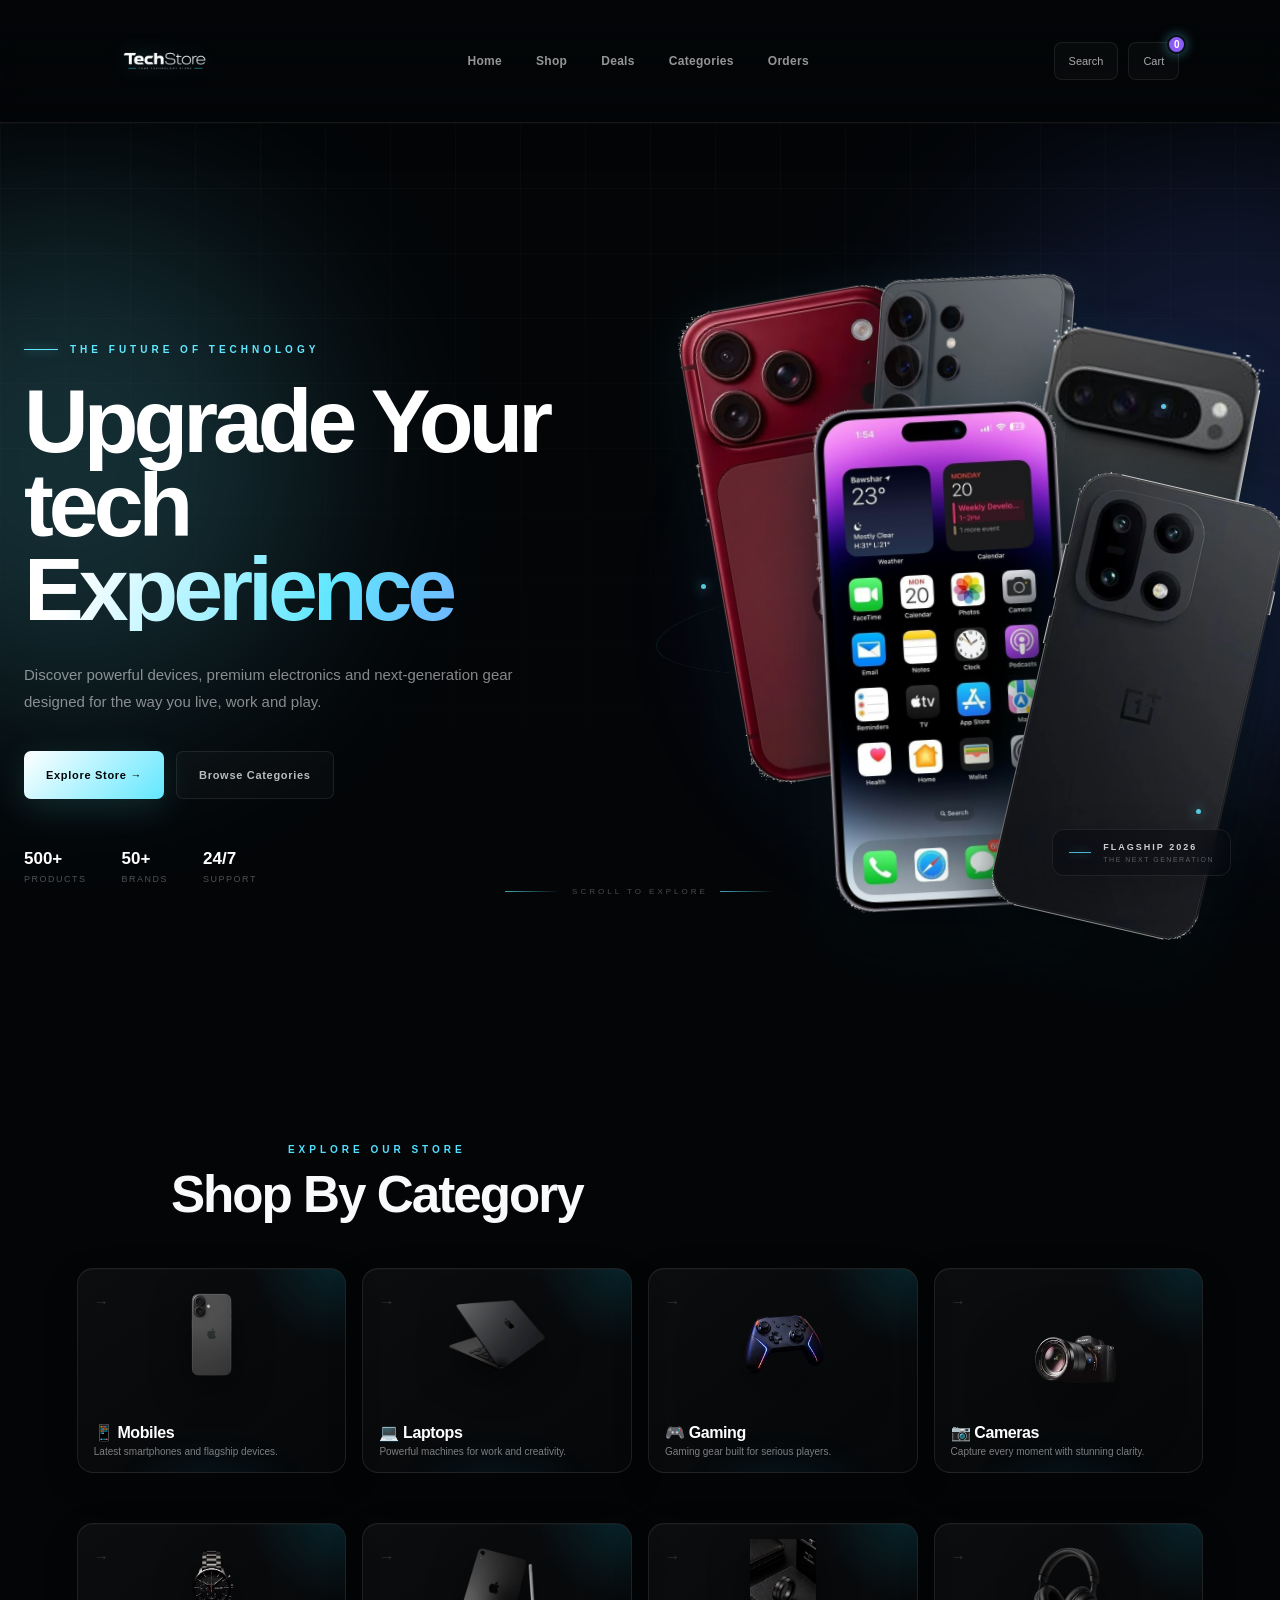
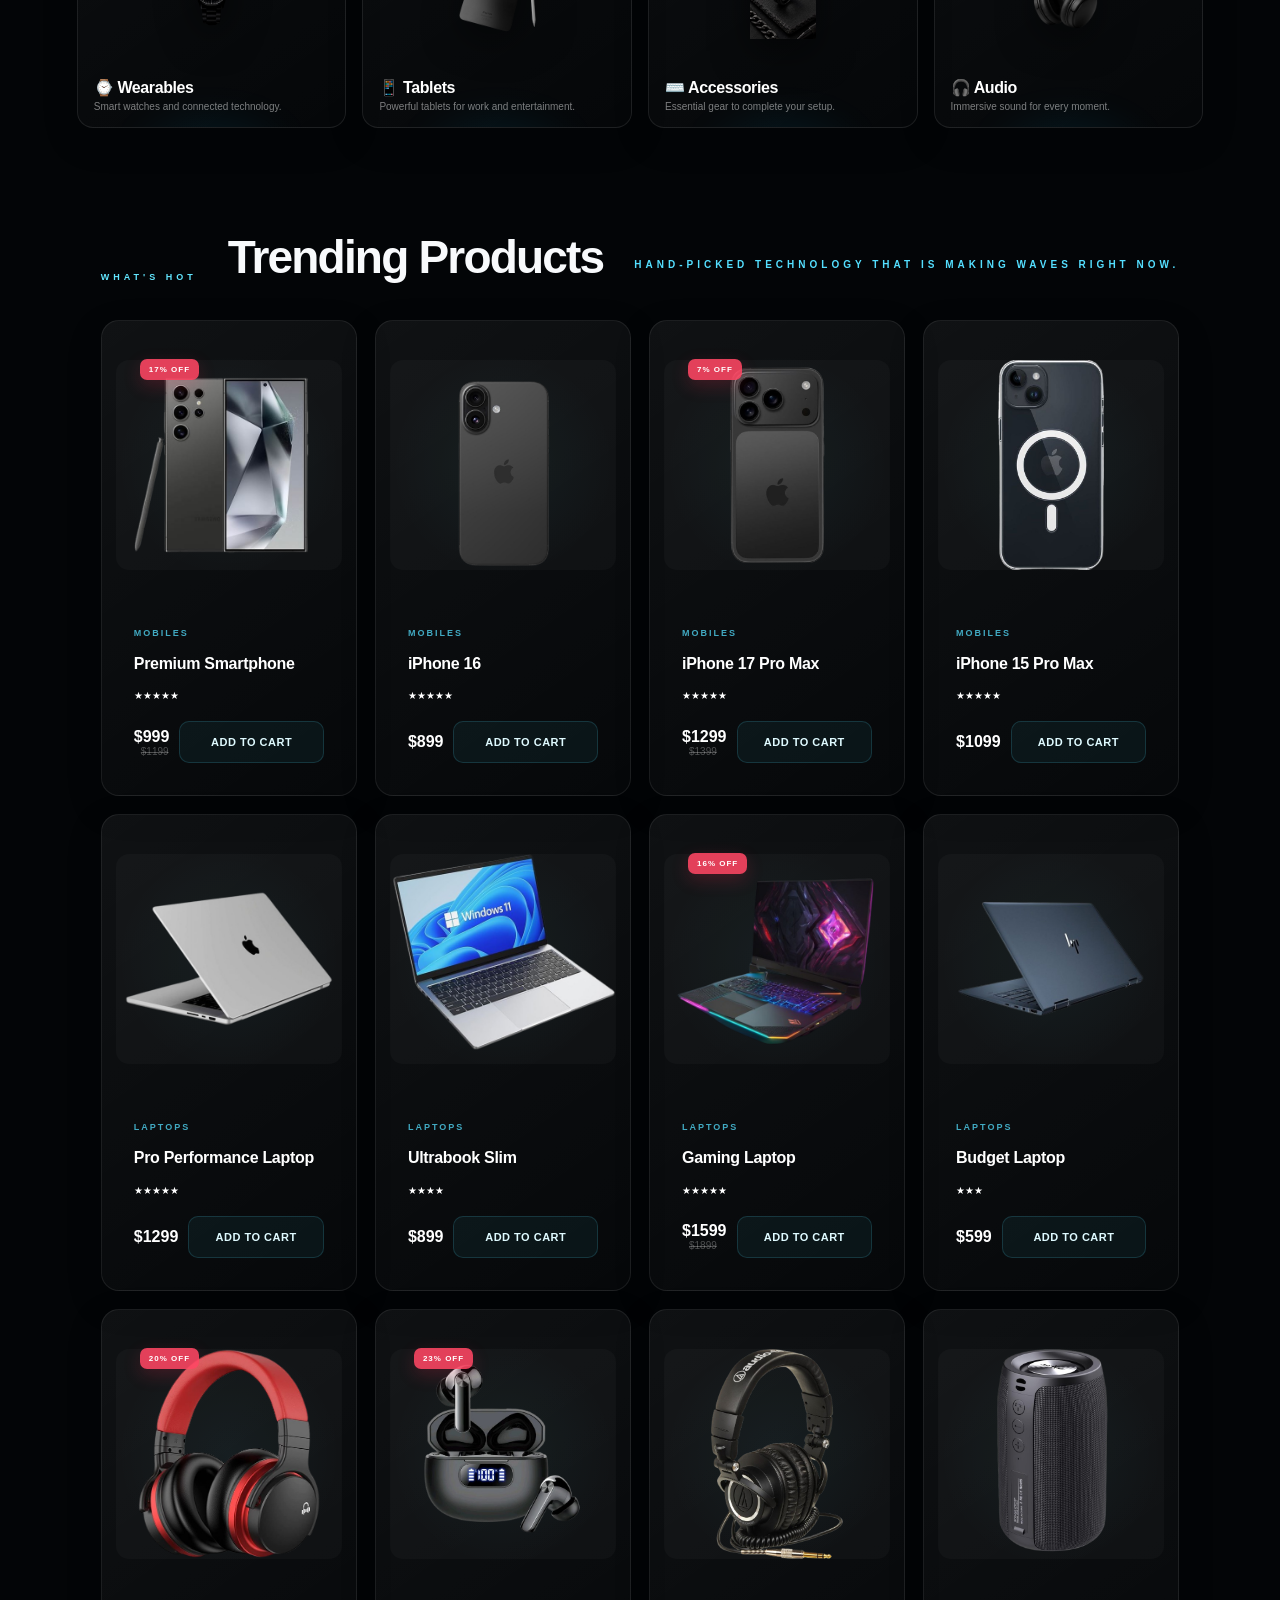
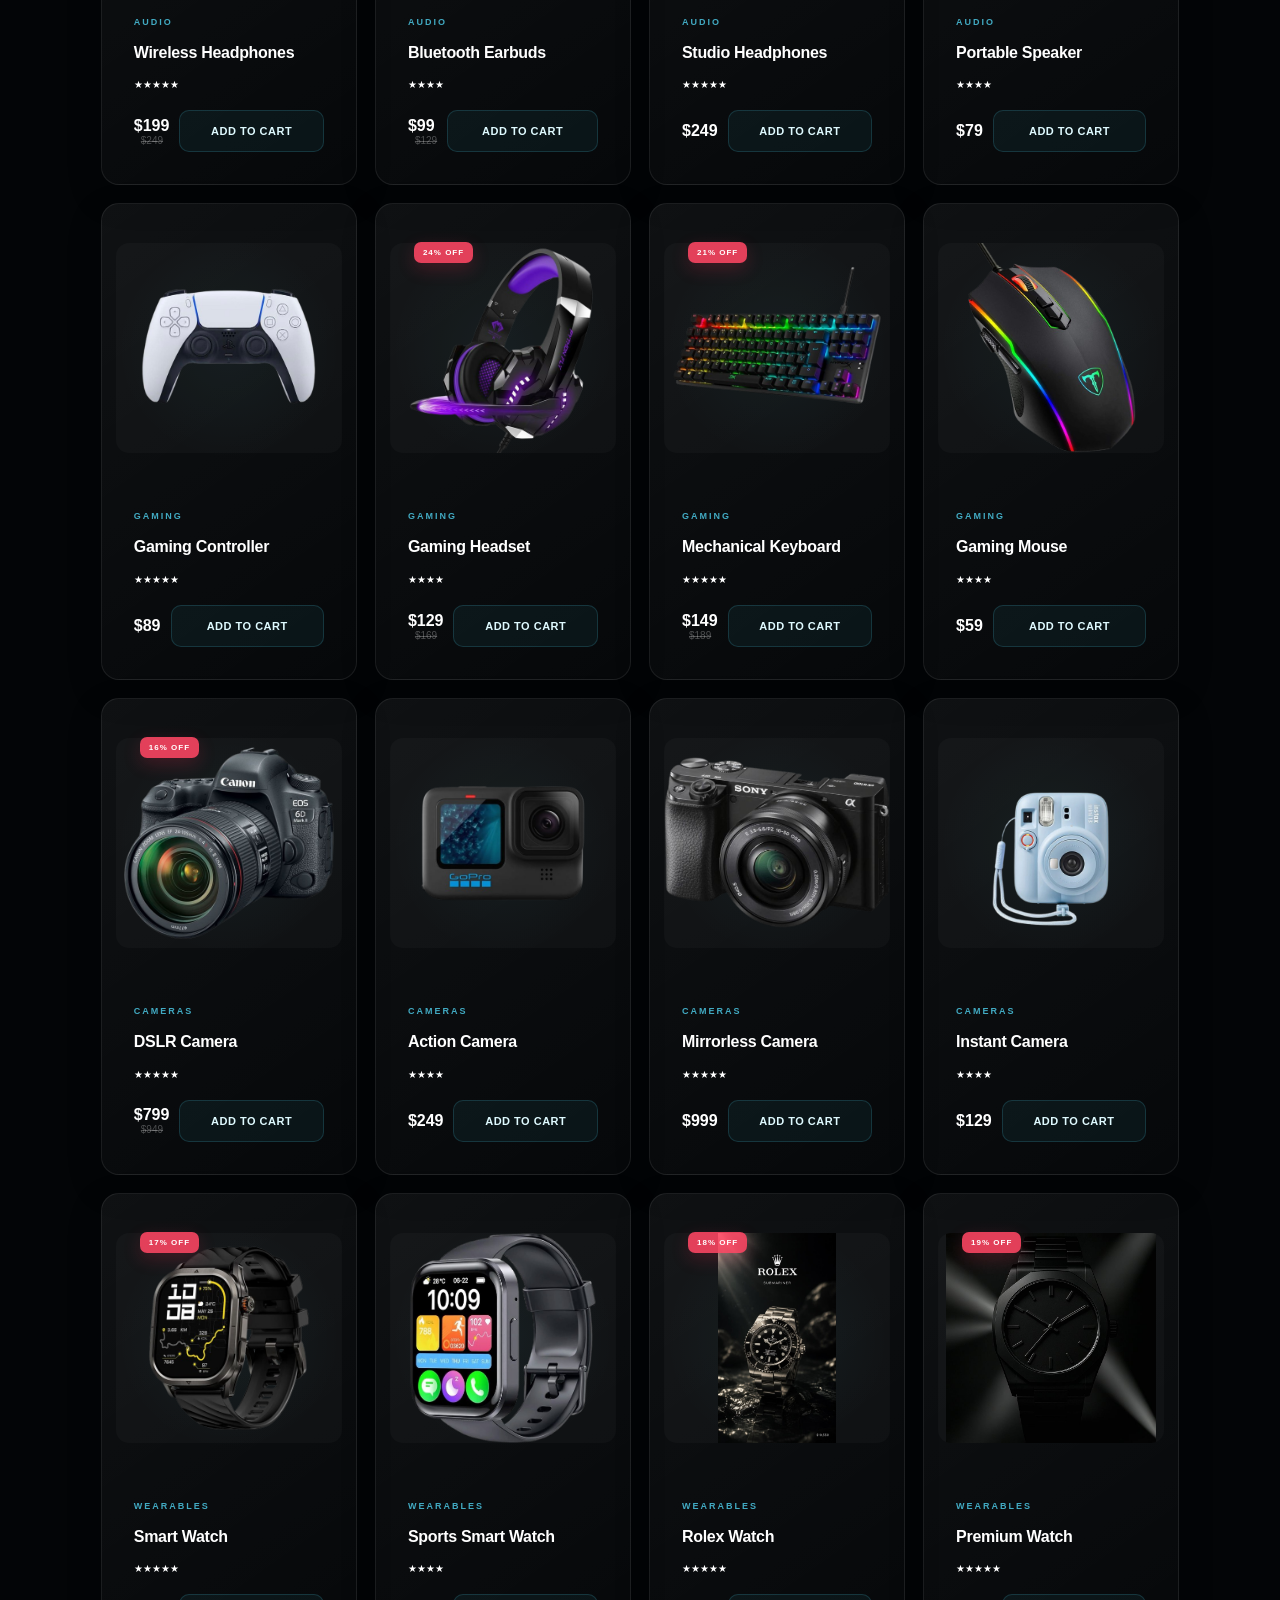
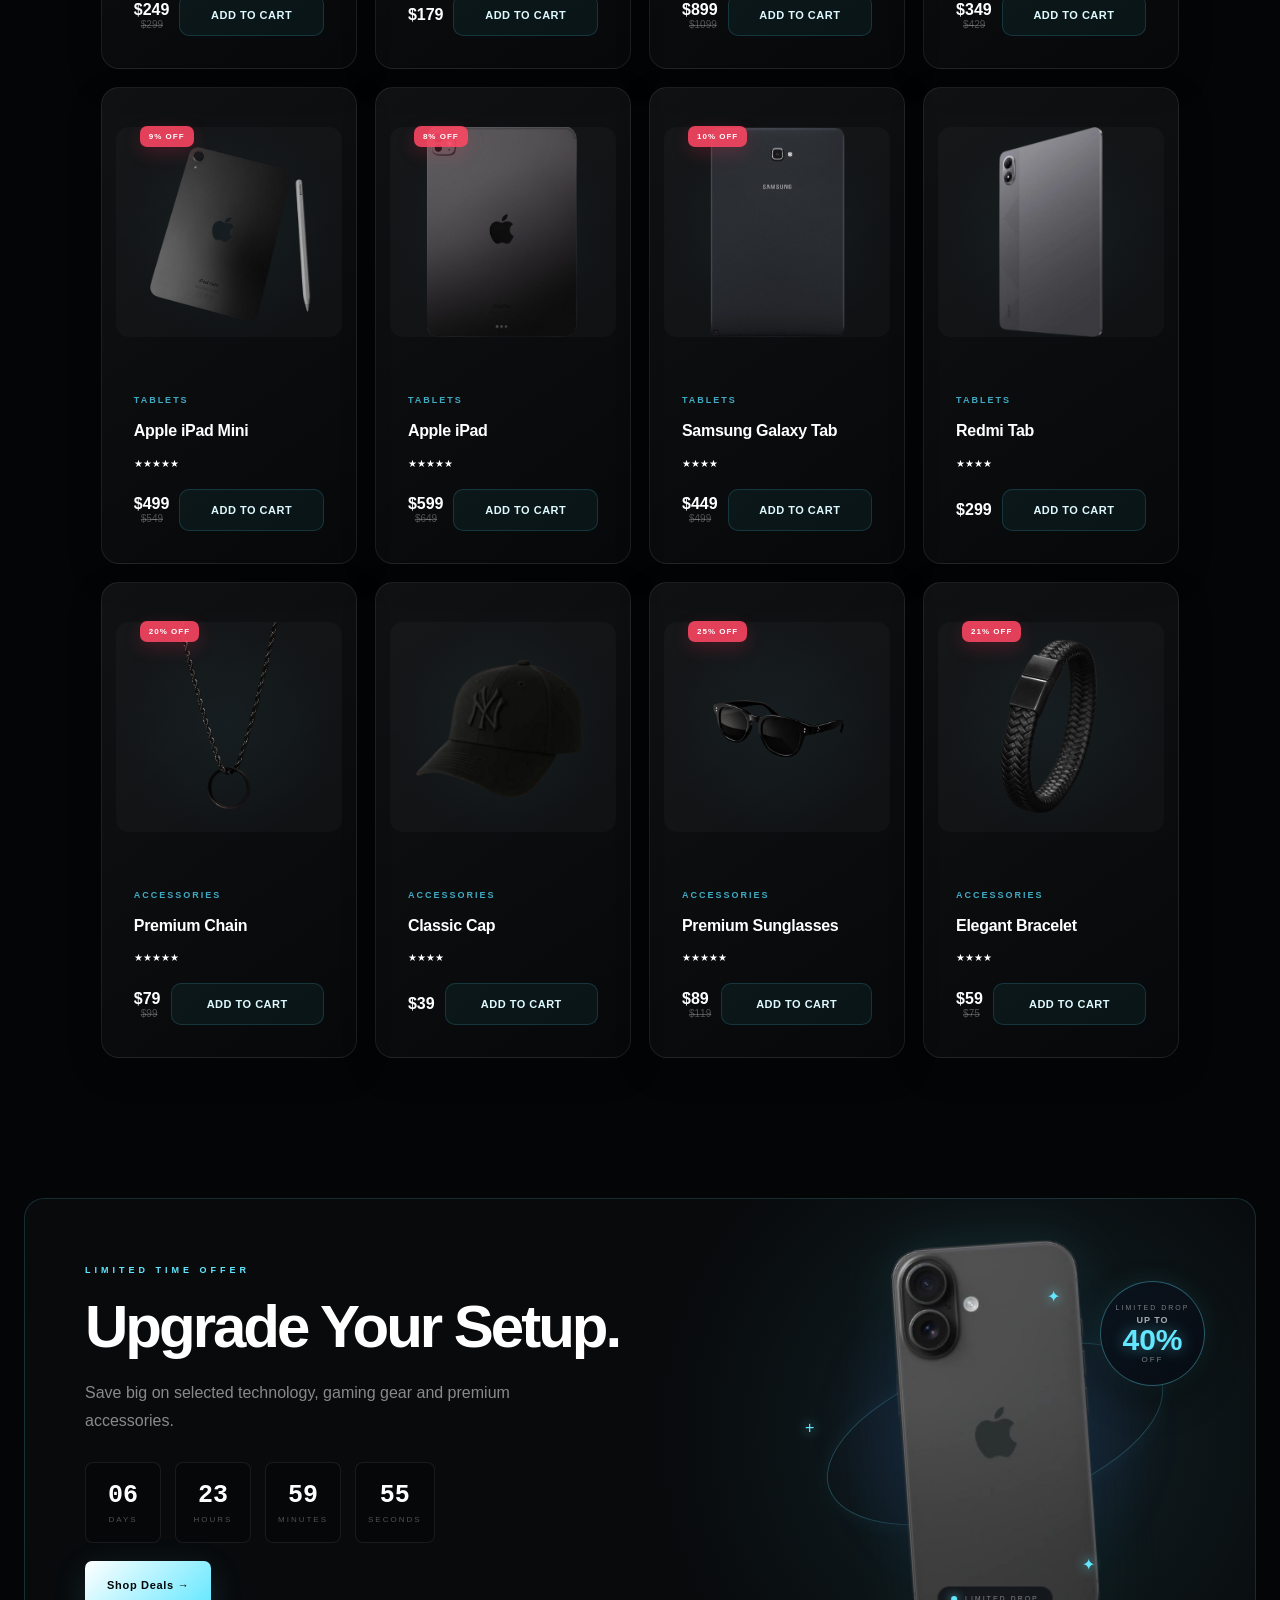
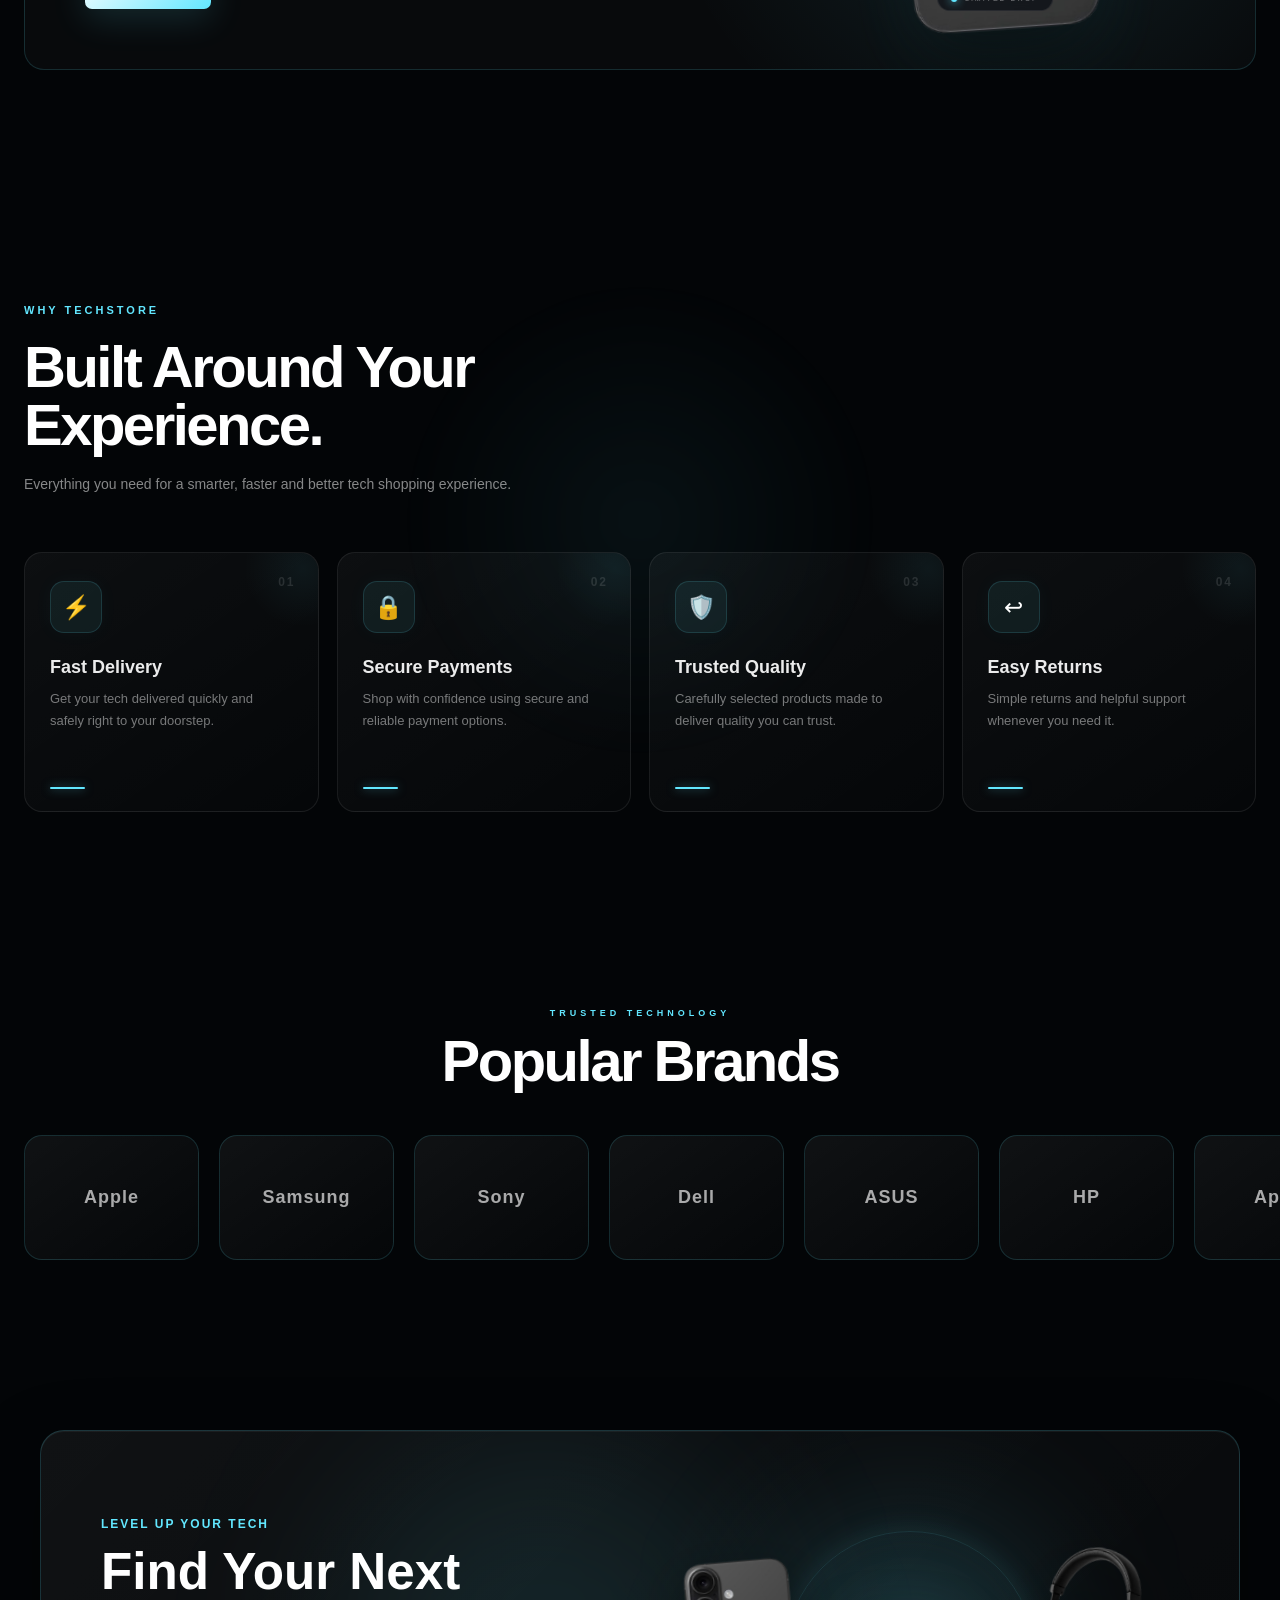
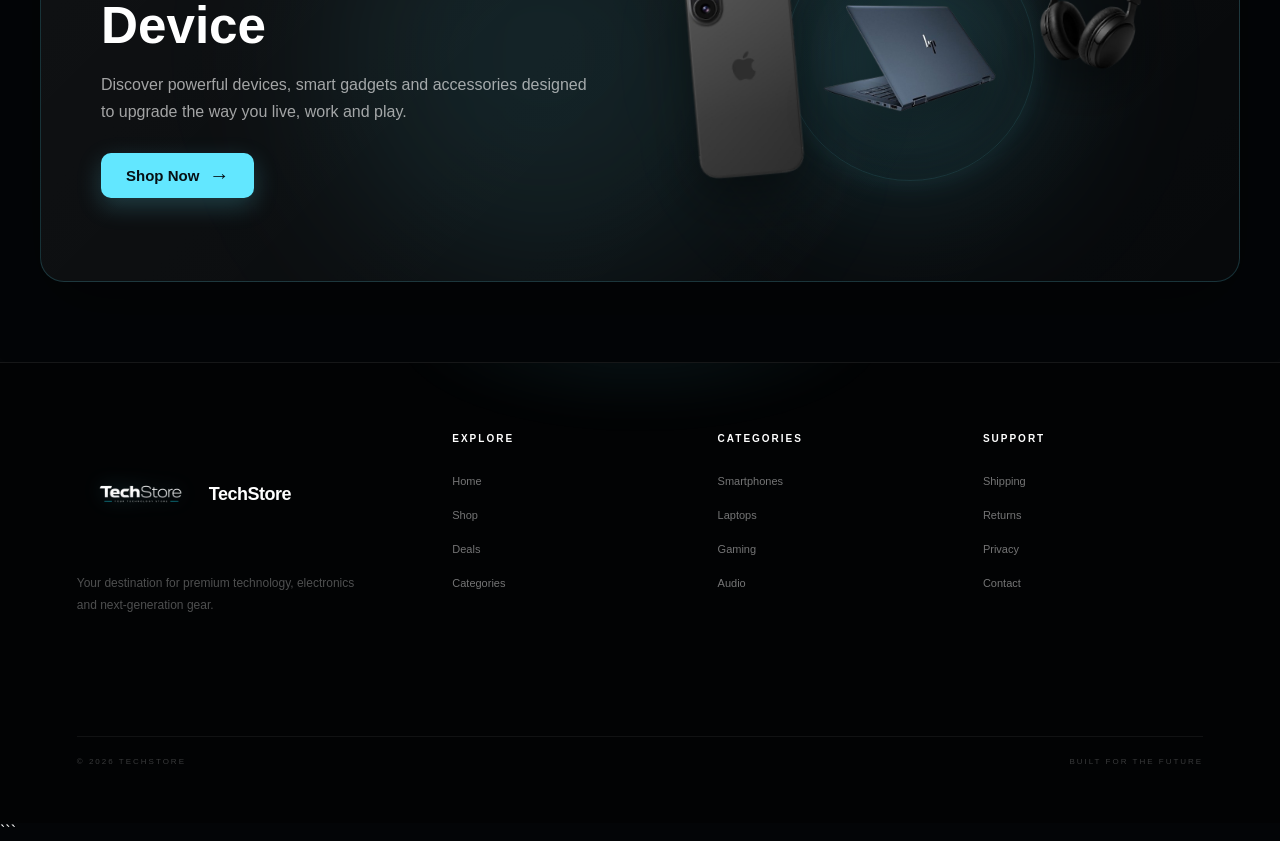
<file: index.html>
<!DOCTYPE html>
<html lang="en">

<head>
    <meta charset="UTF-8">
    <meta name="viewport" content="width=device-width, initial-scale=1.0">

    <title>TechStore — Future of Technology</title>

    <link rel="stylesheet" href="style.css">
</head>

<body>


<!-- =========================================================
     CINEMATIC LOADER
     ========================================================= -->

<div id="page-loader">

    <div class="loader-content">

        <div class="loader-logo">
            <img
                src="images/logo (3).png"
                alt="TechStore"
            >
        </div>

        <div class="loader-label">
            TECHSTORE SYSTEM
        </div>

        <div class="loader-status">
            <span id="loader-status">
                INITIALIZING
            </span>
        </div>

        <div class="loader-progress">

            <div
                id="loader-progress-bar"
                class="loader-progress-bar">
            </div>

        </div>

        <div
            id="loader-percent"
            class="loader-percent">
            00%
        </div>

    </div>

</div>


<!-- =========================================================
     NAVBAR
     ========================================================= -->

<header class="navbar">

    <div class="navbar-inner">


        <!-- BRAND -->

        <a href="index.html" class="brand">

            <img
                src="images/logo (3).png"
                alt="TechStore Logo"
            >

            
        </a>


        <!-- NAVIGATION -->

        <nav class="nav-links">

            <a
                href="index.html"
                class="active">
                Home
            </a>

            <a href="shop.html">
                Shop
            </a>

            <a href="deals.html">
                Deals
            </a>

            <a href="#categories">
                Categories
            </a>

            <a href="orders.html">
                Orders
            </a>

        </nav>


        <!-- ACTIONS -->

        <div class="nav-actions">

            <button
                class="nav-search"
                aria-label="Search">
                Search
            </button>

            <a
                href="cart.html"
                class="nav-cart">

                Cart

                <span class="cart-count">
                    0
                </span>

            </a>

            <button
                class="nav-menu"
                aria-label="Menu">

                <span></span>
                <span></span>
                <span></span>

            </button>

        </div>

    </div>

</header>


<!-- =========================================================
     MAIN
     ========================================================= -->

<main>


<!-- =========================================================
     HERO
     ========================================================= -->


<section class="hero">


    <!-- Background -->

    <div class="hero-background">

        <div class="hero-grid"></div>

        <div class="hero-glow glow-one"></div>

        <div class="hero-glow glow-two"></div>

    </div>


    <div class="hero-inner">


        <!-- HERO CONTENT -->

        <div class="hero-content">

            <div class="hero-eyebrow">

                <span class="eyebrow-line"></span>

                THE FUTURE OF TECHNOLOGY

            </div>


            <h1 class="hero-title">

                Upgrade Your tech

                <span>
                     Experience
                </span>

            </h1>


            <p class="hero-description">

                Discover powerful devices, premium
                electronics and next-generation gear
                designed for the way you live, work
                and play.

            </p>


            <div class="hero-actions">

                <a
                    href="shop.html"
                    class="btn btn-primary">

                    Explore Store →

                </a>


                <a
                    href="#categories"
                    class="btn btn-secondary">

                    Browse Categories

                </a>

            </div>


            <div class="hero-meta">

                <div>

                    <strong>
                        500+
                    </strong>

                    <span>
                        Products
                    </span>

                </div>


                <div>

                    <strong>
                        50+
                    </strong>

                    <span>
                        Brands
                    </span>

                </div>


                <div>

                    <strong>
                        24/7
                    </strong>

                    <span>
                        Support
                    </span>

                </div>

            </div>

        </div>
        
        
        
<!-- =================================================
     PREMIUM LAYERED PHONE SHOWCASE
     ================================================= -->

<div class="hero-visual premium-phone-showcase">

    <!-- Ambient light -->
    <div class="showcase-glow"></div>

    <!-- Large subtle orbital rings -->
    <div class="showcase-orbit orbit-a"></div>
    <div class="showcase-orbit orbit-b"></div>

    <!-- Phone composition -->
    <div class="showcase-phones">

        <!-- BACK: iPhone -->
        <div class="showcase-phone phone-back iphone">

            <div class="phone-image-wrap">
                <img
                    src="images/iphone.png"
                    alt="iPhone"
                >
            </div>

        </div>


        <!-- BACK: Samsung -->
        <div class="showcase-phone phone-back samsung">

            <div class="phone-image-wrap">
                <img
                    src="images/samsung.png"
                    alt="Samsung Galaxy"
                >
            </div>

        </div>


        <!-- MIDDLE: Pixel -->
        <div class="showcase-phone phone-middle pixel">

            <div class="phone-image-wrap">
                <img
                    src="images/pixel.png"
                    alt="Google Pixel"
                >
            </div>

        </div>


        <!-- FRONT: Main phone -->
        <div class="showcase-phone phone-front main-phone">

            <div class="phone-image-wrap">
                <img
                    src="images/phone-main.png"
                    alt="TechStore featured smartphone"
                >
            </div>

        </div>


        <!-- FRONT: Secondary phone -->
        <div class="showcase-phone phone-front secondary-phone">

            <div class="phone-image-wrap">
                <img
                    src="images/oneplus.png"
                    alt="Premium smartphone"
                >
            </div>

        </div>

    </div>


    <!-- Small floating light particles -->

    <span class="showcase-particle particle-a"></span>
    <span class="showcase-particle particle-b"></span>
    <span class="showcase-particle particle-c"></span>


    <!-- Small premium caption -->

    <div class="showcase-caption">
        <span class="caption-line"></span>

        <div>
            <strong>FLAGSHIP 2026</strong>
            <small>THE NEXT GENERATION</small>
        </div>
    </div>

</div>





    <!-- Scroll indicator -->

    <div class="hero-scroll">

        <span class="scroll-line"></span>

        SCROLL TO EXPLORE

        <span class="scroll-line"></span>

    </div>


</section>


<!-- ================= CATEGORIES ================= -->

<section class="categories" id="categories">

    <div class="section-heading">

        <p>EXPLORE OUR STORE</p>

        <h2>Shop By Category</h2>

    </div>


    <div class="category-container">


        <!-- MOBILE -->

        <a href="shop.html?category=Mobiles" class="category-card">

            <div class="category-image">

                <img
                    src="images/category-mobile.png"
                    alt="Mobiles"
                >

            </div>

            <div class="category-info">

                <h3>📱 Mobiles</h3>

                <p>
                    Latest smartphones and flagship devices.
                </p>

            </div>

            <span class="category-arrow">→</span>

        </a>


        <!-- LAPTOP -->

        <a href="shop.html?category=Laptops" class="category-card">

            <div class="category-image">

                <img
                    src="images/category-laptop.png"
                    alt="Laptops"
                >

            </div>

            <div class="category-info">

                <h3>💻 Laptops</h3>

                <p>
                    Powerful machines for work and creativity.
                </p>

            </div>

            <span class="category-arrow">→</span>

        </a>


        <!-- GAMING -->

        <a href="shop.html?category=Gaming" class="category-card">

            <div class="category-image">

                <img
                    src="images/category-gaming.png"
                    alt="Gaming"
                >

            </div>

            <div class="category-info">

                <h3>🎮 Gaming</h3>

                <p>
                    Gaming gear built for serious players.
                </p>

            </div>

            <span class="category-arrow">→</span>

        </a>


        <!-- CAMERA -->

<a href="shop.html?category=Cameras" class="category-card">

    <div class="category-image">
        <img
            src="images/category-camera.png"
            alt="Cameras"
        >
    </div>

    <div class="category-info">
        <h3>📷 Cameras</h3>

        <p>
            Capture every moment with stunning clarity.
        </p>
    </div>

    <span class="category-arrow">→</span>

</a>


<!-- WEARABLES -->

<a href="shop.html?category=Wearables" class="category-card">

    <div class="category-image">
        <img
            src="images/category-wearables.png"
            alt="Wearables"
        >
    </div>

    <div class="category-info">
        <h3>⌚ Wearables</h3>

        <p>
            Smart watches and connected technology.
        </p>
    </div>

    <span class="category-arrow">→</span>

</a>


<!-- TABLETS -->

<a href="shop.html?category=Tablets" class="category-card">

    <div class="category-image">
        <img
            src="images/category-tablet.png"
            alt="Tablets"
        >
    </div>

    <div class="category-info">
        <h3>📱 Tablets</h3>

        <p>
            Powerful tablets for work and entertainment.
        </p>
    </div>

    <span class="category-arrow">→</span>

</a>


<!-- ACCESSORIES -->

<a href="shop.html?category=Accessories" class="category-card">

    <div class="category-image">
        <img
            src="images/category-accessories.png"
            alt="Accessories"
        >
    </div>

    <div class="category-info">
        <h3>⌨️ Accessories</h3>

        <p>
            Essential gear to complete your setup.
        </p>
    </div>

    <span class="category-arrow">→</span>

</a>


        <!-- AUDIO -->

        <a href="shop.html?category=Audio" class="category-card">

            <div class="category-image">

                <img
                    src="images/category-audio.png"
                    alt="Audio"
                >

            </div>

            <div class="category-info">

                <h3>🎧 Audio</h3>

                <p>
                    Immersive sound for every moment.
                </p>

            </div>

            <span class="category-arrow">→</span>

        </a>


    </div>

</section>

<!-- =========================================================
     TRENDING PRODUCTS
     ========================================================= -->

<section class="products-section">

    <div class="section-container">

        <div class="section-heading">

            <span>
                WHAT'S HOT
            </span>

            <h2>
                Trending Products
            </h2>

            <p>
                Hand-picked technology that is
                making waves right now.
            </p>

        </div>


        <div class="product-container">


            <!-- PRODUCT 01 -->

            <article class="product-card">

                <div class="product-image">

                    <span class="discount-badge">
                        NEW
                    </span>

                    <img
                        src="images/premium-smartphone.jpg"
                        alt="Premium Smartphone"
                    >

                </div>

                <div class="product-category">
                    Mobiles
                </div>

                <h3>
                    Premium Smartphone
                </h3>

                <div class="rating">
                    ★★★★★
                </div>

                <div class="product-bottom">

                    <div class="price">
                        $999
                    </div>

                    <button
                        class="add-cart"
                        data-id="1">
                        ADD TO CART
                    </button>

                </div>

            </article>


            <!-- PRODUCT 02 -->

            <article class="product-card">

                <div class="product-image">

                    <span class="discount-badge">
                        PRO
                    </span>

                    <img
                        src="images/pro-performance-laptop.jpg"
                        alt="Pro Performance Laptop"
                    >

                </div>

                <div class="product-category">
                    Laptops
                </div>

                <h3>
                    Pro Performance Laptop
                </h3>

                <div class="rating">
                    ★★★★★
                </div>

                <div class="product-bottom">

                    <div class="price">
                        $1299
                    </div>

                    <button
                        class="add-cart"
                        data-id="5">
                        ADD TO CART
                    </button>

                </div>

            </article>


            <!-- PRODUCT 03 -->

            <article class="product-card">

                <div class="product-image">

                    <span class="discount-badge">
                        SALE
                    </span>

                    <img
                        src="images/wireless-headphones.jpg"
                        alt="Wireless Headphones"
                    >

                </div>

                <div class="product-category">
                    Audio
                </div>

                <h3>
                    Wireless Headphones
                </h3>

                <div class="rating">
                    ★★★★★
                </div>

                <div class="product-bottom">

                    <div class="price">
                        $199
                    </div>

                    <button
                        class="add-cart"
                        data-id="9">
                        ADD TO CART
                    </button>

                </div>

            </article>


            <!-- PRODUCT 04 -->

            <article class="product-card">

                <div class="product-image">

                    <span class="discount-badge">
                        HOT
                    </span>

                    <img
                        src="images/gaming-controller.jpg"
                        alt="Gaming Controller"
                    >

                </div>

                <div class="product-category">
                    Gaming
                </div>

                <h3>
                    Gaming Controller
                </h3>

                <div class="rating">
                    ★★★★★
                </div>

                <div class="product-bottom">

                    <div class="price">
                        $89
                    </div>

                    <button
                        class="add-cart"
                        data-id="13">
                        ADD TO CART
                    </button>

                </div>

            </article>


        </div>

    </div>

</section>


<!-- =========================================================
     SPECIAL DEAL
     ========================================================= -->

<section class="deal-section">

    <div class="section-container">

        <div class="deal-card">


            <!-- LEFT CONTENT -->

            <div class="deal-content">

                <span class="deal-label">
                    LIMITED TIME OFFER
                </span>

                <h2>
                    Upgrade Your Setup.
                </h2>

                <p>
                    Save big on selected technology,
                    gaming gear and premium accessories.
                </p>


                <div class="deal-timer">

                    <div class="timer-item">

                        <strong id="deal-days">
                            00
                        </strong>

                        <span>
                            DAYS
                        </span>

                    </div>


                    <div class="timer-item">

                        <strong id="deal-hours">
                            00
                        </strong>

                        <span>
                            HOURS
                        </span>

                    </div>


                    <div class="timer-item">

                        <strong id="deal-minutes">
                            00
                        </strong>

                        <span>
                            MINUTES
                        </span>

                    </div>


                    <div class="timer-item">

                        <strong id="deal-seconds">
                            00
                        </strong>

                        <span>
                            SECONDS
                        </span>

                    </div>

                </div>


                <br>


                <a
                    href="deals.html"
                    class="btn btn-primary">

                    Shop Deals →

                </a>

            </div>


            <!-- RIGHT FUTURISTIC VISUAL -->

            <div class="deal-visual">

                <div class="deal-orbit deal-orbit-one"></div>

                <div class="deal-orbit deal-orbit-two"></div>

                <div class="deal-glow"></div>


                <!-- PRODUCT -->

                <div class="deal-product">

                    <img
                        src="images/category-mobile.png"
                        alt="Gaming Laptop Deal"
                    >

                </div>


                <!-- DISCOUNT BADGE -->

                <div class="deal-discount">

                    <span>
                        LIMITED DROP
                    </span>

                    <strong>
                        UP TO
                    </strong>

                    <b>
                        40%
                    </b>

                    <small>
                        OFF
                    </small>

                </div>


                <!-- FLOATING PARTICLES -->

                <span class="deal-particle deal-particle-one">
                    ✦
                </span>

                <span class="deal-particle deal-particle-two">
                    +
                </span>

                <span class="deal-particle deal-particle-three">
                    ✦
                </span>


                <!-- BOTTOM STATUS -->

                <div class="deal-status">

                    <span></span>

                    LIMITED DROP

                </div>

            </div>


        </div>

    </div>

</section>






<!-- =========================================================
     WHY CHOOSE TECHSTORE
     ========================================================= -->

<section class="why-section">

    <div class="section-container">

        <div class="section-heading why-heading">

            <span>
                WHY TECHSTORE
            </span>

            <h2>
                Built Around Your Experience.
            </h2>

            <p>
                Everything you need for a smarter,
                faster and better tech shopping experience.
            </p>

        </div>


        <div class="why-grid">


            <!-- CARD 01 -->

            <div class="why-card">

                <div class="why-icon">
                    ⚡
                </div>

                <div class="why-number">
                    01
                </div>

                <h3>
                    Fast Delivery
                </h3>

                <p>
                    Get your tech delivered quickly
                    and safely right to your doorstep.
                </p>

                <span class="why-line"></span>

            </div>


            <!-- CARD 02 -->

            <div class="why-card">

                <div class="why-icon">
                    🔒
                </div>

                <div class="why-number">
                    02
                </div>

                <h3>
                    Secure Payments
                </h3>

                <p>
                    Shop with confidence using secure
                    and reliable payment options.
                </p>

                <span class="why-line"></span>

            </div>


            <!-- CARD 03 -->

            <div class="why-card">

                <div class="why-icon">
                    🛡️
                </div>

                <div class="why-number">
                    03
                </div>

                <h3>
                    Trusted Quality
                </h3>

                <p>
                    Carefully selected products made
                    to deliver quality you can trust.
                </p>

                <span class="why-line"></span>

            </div>


            <!-- CARD 04 -->

            <div class="why-card">

                <div class="why-icon">
                    ↩
                </div>

                <div class="why-number">
                    04
                </div>

                <h3>
                    Easy Returns
                </h3>

                <p>
                    Simple returns and helpful support
                    whenever you need it.
                </p>

                <span class="why-line"></span>

            </div>


        </div>

    </div>

</section>






<!-- =========================================================
     BRANDS
     ========================================================= -->

<section class="brands-section">

    <div class="section-container">

        <div class="section-heading">

            <span>
                TRUSTED TECHNOLOGY
            </span>

            <h2>
                Popular Brands
            </h2>

        </div>

        <div class="brand-container">

    <div class="brand-group">
        <div class="brand-item">Apple</div>
        <div class="brand-item">Samsung</div>
        <div class="brand-item">Sony</div>
        <div class="brand-item">Dell</div>
        <div class="brand-item">ASUS</div>
        <div class="brand-item">HP</div>
    </div>

    <div class="brand-group" aria-hidden="true">
        <div class="brand-item">Apple</div>
        <div class="brand-item">Samsung</div>
        <div class="brand-item">Sony</div>
        <div class="brand-item">Dell</div>
        <div class="brand-item">ASUS</div>
        <div class="brand-item">HP</div>
    </div>

    
    <div class="brand-group" aria-hidden="true">
        <div class="brand-item">Apple</div>
        <div class="brand-item">Samsung</div>
        <div class="brand-item">Sony</div>
        <div class="brand-item">Dell</div>
        <div class="brand-item">ASUS</div>
        <div class="brand-item">HP</div>
    </div>

</div>

    </div>

</section>





<!-- ================================
     PRODUCT SHOWCASE CTA
================================ -->
<section class="product-cta">
    <div class="product-cta-container">

        <div class="product-cta-content">
            <span class="product-cta-label">LEVEL UP YOUR TECH</span>

            <h2>Find Your Next Device</h2>

            <p>
                Discover powerful devices, smart gadgets and accessories
                designed to upgrade the way you live, work and play.
            </p>

            <a href="shop.html" class="product-cta-btn">
                Shop Now <span>→</span>
            </a>
        </div>

        <div class="product-cta-products">

            <div class="cta-glow"></div>

            <div class="cta-product cta-product-1">
                <img src="images/iphone16.jpg" alt="Smartphone">
            </div>

            <div class="cta-product cta-product-2">
                <img src="images/budget-laptop.jpg" alt="Laptop">
            </div>

            <div class="cta-product cta-product-3">
                <img src="images/category-audio.png" alt="Headphones">
            </div>

        </div>

    </div>
</section>






<!-- =========================================================
     FOOTER
     ========================================================= -->

<footer class="footer">


    <div class="footer-inner">


        <div class="footer-brand">

            <a
                href="index.html"
                class="brand">

                <img
                    src="images/logo (3).png"
                    alt="TechStore"
                >

                <span>
                    TechStore
                </span>

            </a>


            <p>
                Your destination for premium
                technology, electronics and
                next-generation gear.
            </p>

        </div>


        <div class="footer-column">

            <h3>
                Explore
            </h3>

            <a href="index.html">
                Home
            </a>

            <a href="shop.html">
                Shop
            </a>

            <a href="deals.html">
                Deals
            </a>

            <a href="#categories">
                Categories
            </a>

        </div>


        <div class="footer-column">

            <h3>
                Categories
            </h3>

            <a href="shop.html">
                Smartphones
            </a>

            <a href="shop.html">
                Laptops
            </a>

            <a href="shop.html">
                Gaming
            </a>

            <a href="shop.html">
                Audio
            </a>

        </div>


        <div class="footer-column">

            <h3>
                Support
            </h3>

            <a href="#">
                Shipping
            </a>

            <a href="#">
                Returns
            </a>

            <a href="#">
                Privacy
            </a>

            <a href="#">
                Contact
            </a>

        </div>


    </div>


    <div class="footer-bottom">

        <span>
            © 2026 TECHSTORE
        </span>

        <span>
            BUILT FOR THE FUTURE
        </span>

    </div>


</footer>


<script src="script.js"></script>

</body>

</html>
```
</file>
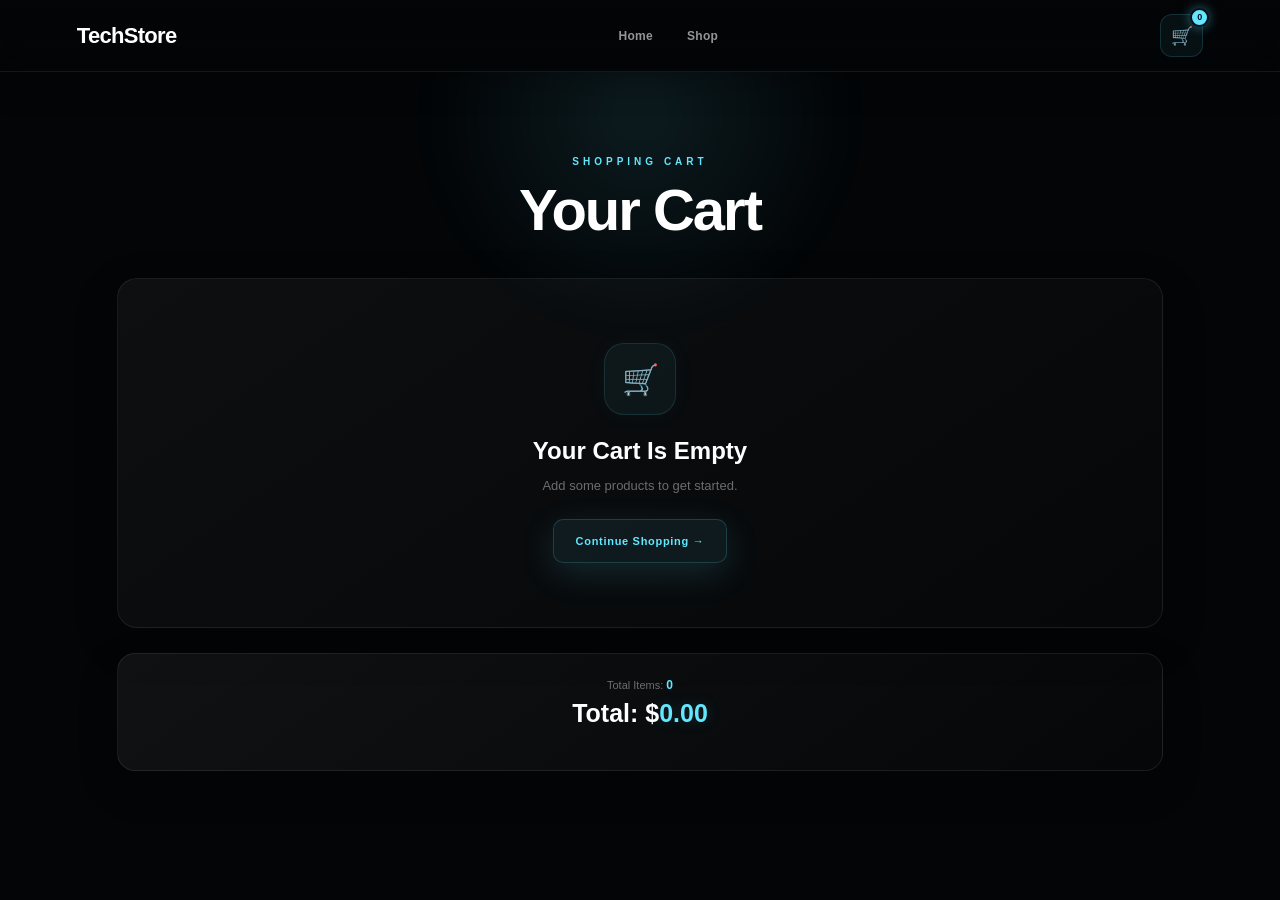
<file: cart.html>
<!DOCTYPE html>
<html lang="en">

<head>
    <meta charset="UTF-8">
    <meta name="viewport" content="width=device-width, initial-scale=1.0">

    <title>TechStore - Cart</title>

    <link rel="stylesheet" href="style.css">
</head>

<body>

    <header class="navbar">

        
       

        <div class="logo">
            TechStore
        </div>

        <nav class="nav-links">
            <a href="index.html">Home</a>
            <a href="shop.html">Shop</a>
        </nav>

        <div class="nav-actions">

            <a href="cart.html" class="cart-btn">
                🛒
                <span class="cart-count">0</span>
            </a>

        </div>

    </header>


    <main>

        <section class="cart-section">

            <h1>Your Cart</h1>

            <div class="cart-container">

            </div>

            <div class="cart-total">

                <div>

                   <p>
                        Total Items: <span class="total-items">0</span>
                    </p>

                    <h2>
                        Total: $<span class="total-price">0</span>
                    </h2>

                </div>

                <div class="checkout-button-container"></div>
            </div>
        </section>

    </main>


    <script src="script.js"></script>

</body>

</html>
</file>
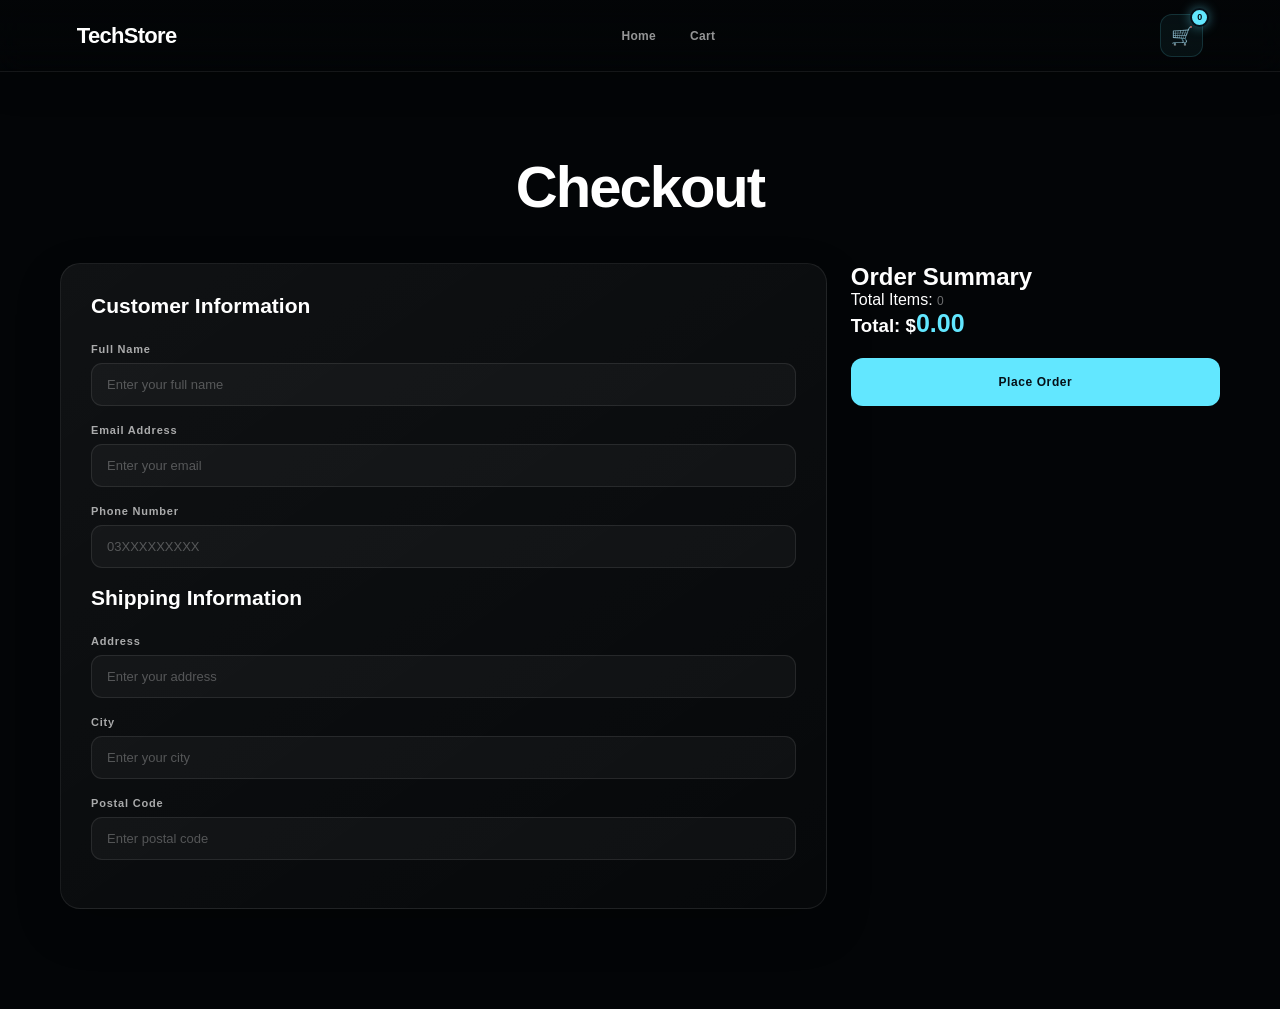
<file: checkout.html>
<!DOCTYPE html>
<html lang="en">

<head>
    <meta charset="UTF-8">
    <meta name="viewport" content="width=device-width, initial-scale=1.0">

    <title>TechStore - Checkout</title>

    <link rel="stylesheet" href="style.css">
</head>

<body>

    <header class="navbar">

        <div class="logo">
            TechStore
        </div>

        <nav class="nav-links">
            <a href="index.html">Home</a>
            <a href="cart.html">Cart</a>
        </nav>

        <div class="nav-actions">

            <a href="cart.html" class="cart-btn">
                🛒
                <span class="cart-count">0</span>
            </a>

        </div>

    </header>


    <main>

        <section class="checkout-section">

            <h1>Checkout</h1>

            <div class="checkout-container">

                <div class="checkout-form">

                    <h2>Customer Information</h2>

                    <div class="form-group">

                        <label for="fullName">Full Name</label>

                        <input 
                            type="text" 
                            id="fullName" 
                            placeholder="Enter your full name"
                        >

                        <small class="error-message"></small>

                    </div>

                    <div class="form-group">
  
                        <label for="email">Email Address</label>

                        <input 
                            type="email" 
                            id="email" 
                            placeholder="Enter your email"
                        >

                        <small class="error-message"></small>

                    </div>

                    <div class="form-group">

                        <label for="phone">Phone Number</label>

                        <input
                            type="text"
                            id="phone"
                            placeholder="03XXXXXXXXX"
                        >

                        <small class="error-message"></small>

                    </div>

                    <h2>Shipping Information</h2>

                    <div class="form-group">

                        <label for="address">Address</label>

                        <input
                            type="text"
                            id="address"
                            placeholder="Enter your address"
                        >

                        <small class="error-message"></small>

                    </div>

                    <div class="form-group">

                        <label for="city">City</label>

                        <input
                            type="text"
                            id="city"
                            placeholder="Enter your city"
                        >

                        <small class="error-message"></small>

                    </div>

                    <div class="form-group">

                        <label for="postalCode">Postal Code</label>

                        <input
                            type="text"
                            id="postalCode"
                            placeholder="Enter postal code"
                        >

                        <small class="error-message"></small>

                    </div>
                </div>


                <div class="order-summary">

                    <h2>Order Summary</h2>

                    <p>
                        Total Items:
                        <span class="total-items">0</span>
                    </p>

                    <h3>
                        Total:
                        $<span class="total-price">0</span>
                    </h3>

                    <button class="place-order-btn">
                        Place Order
                    </button>

                </div>

            </div>

        </section>

    </main>


    <script src="script.js"></script>

</body>

</html>
</file>
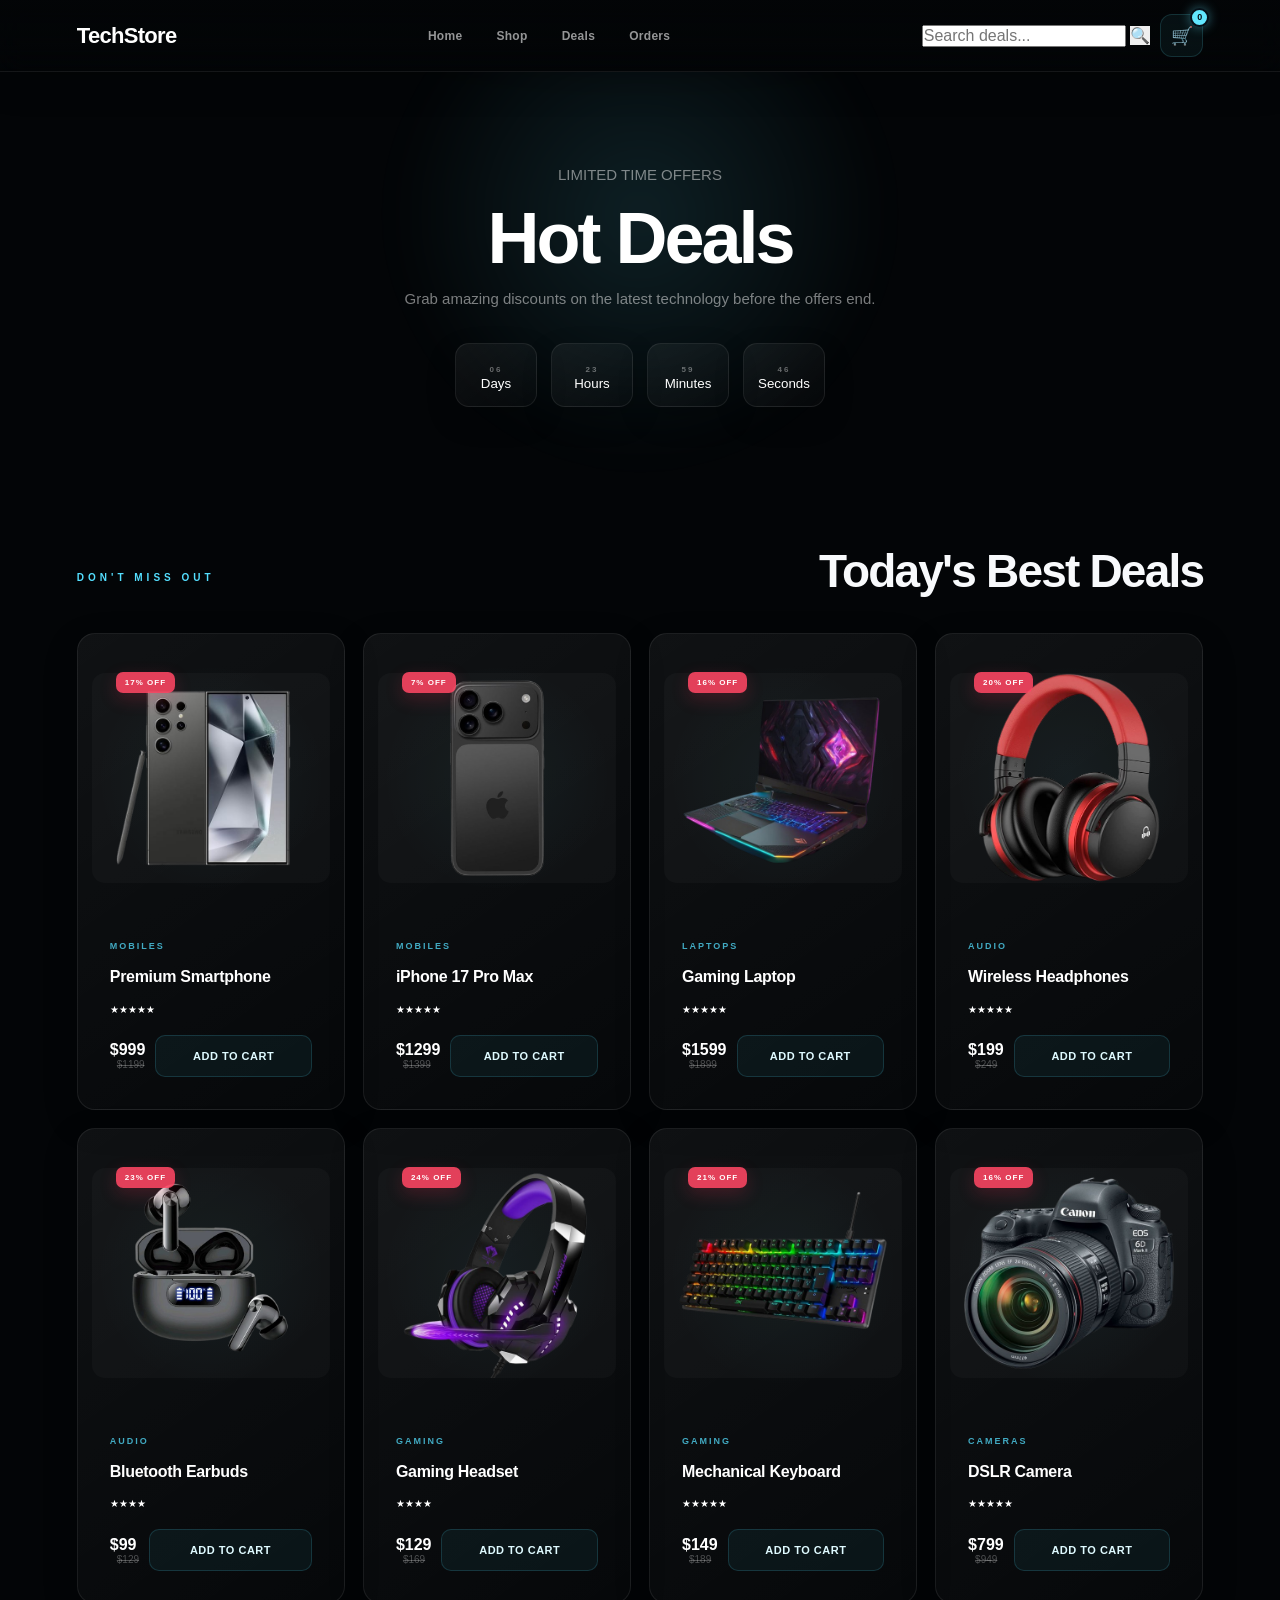
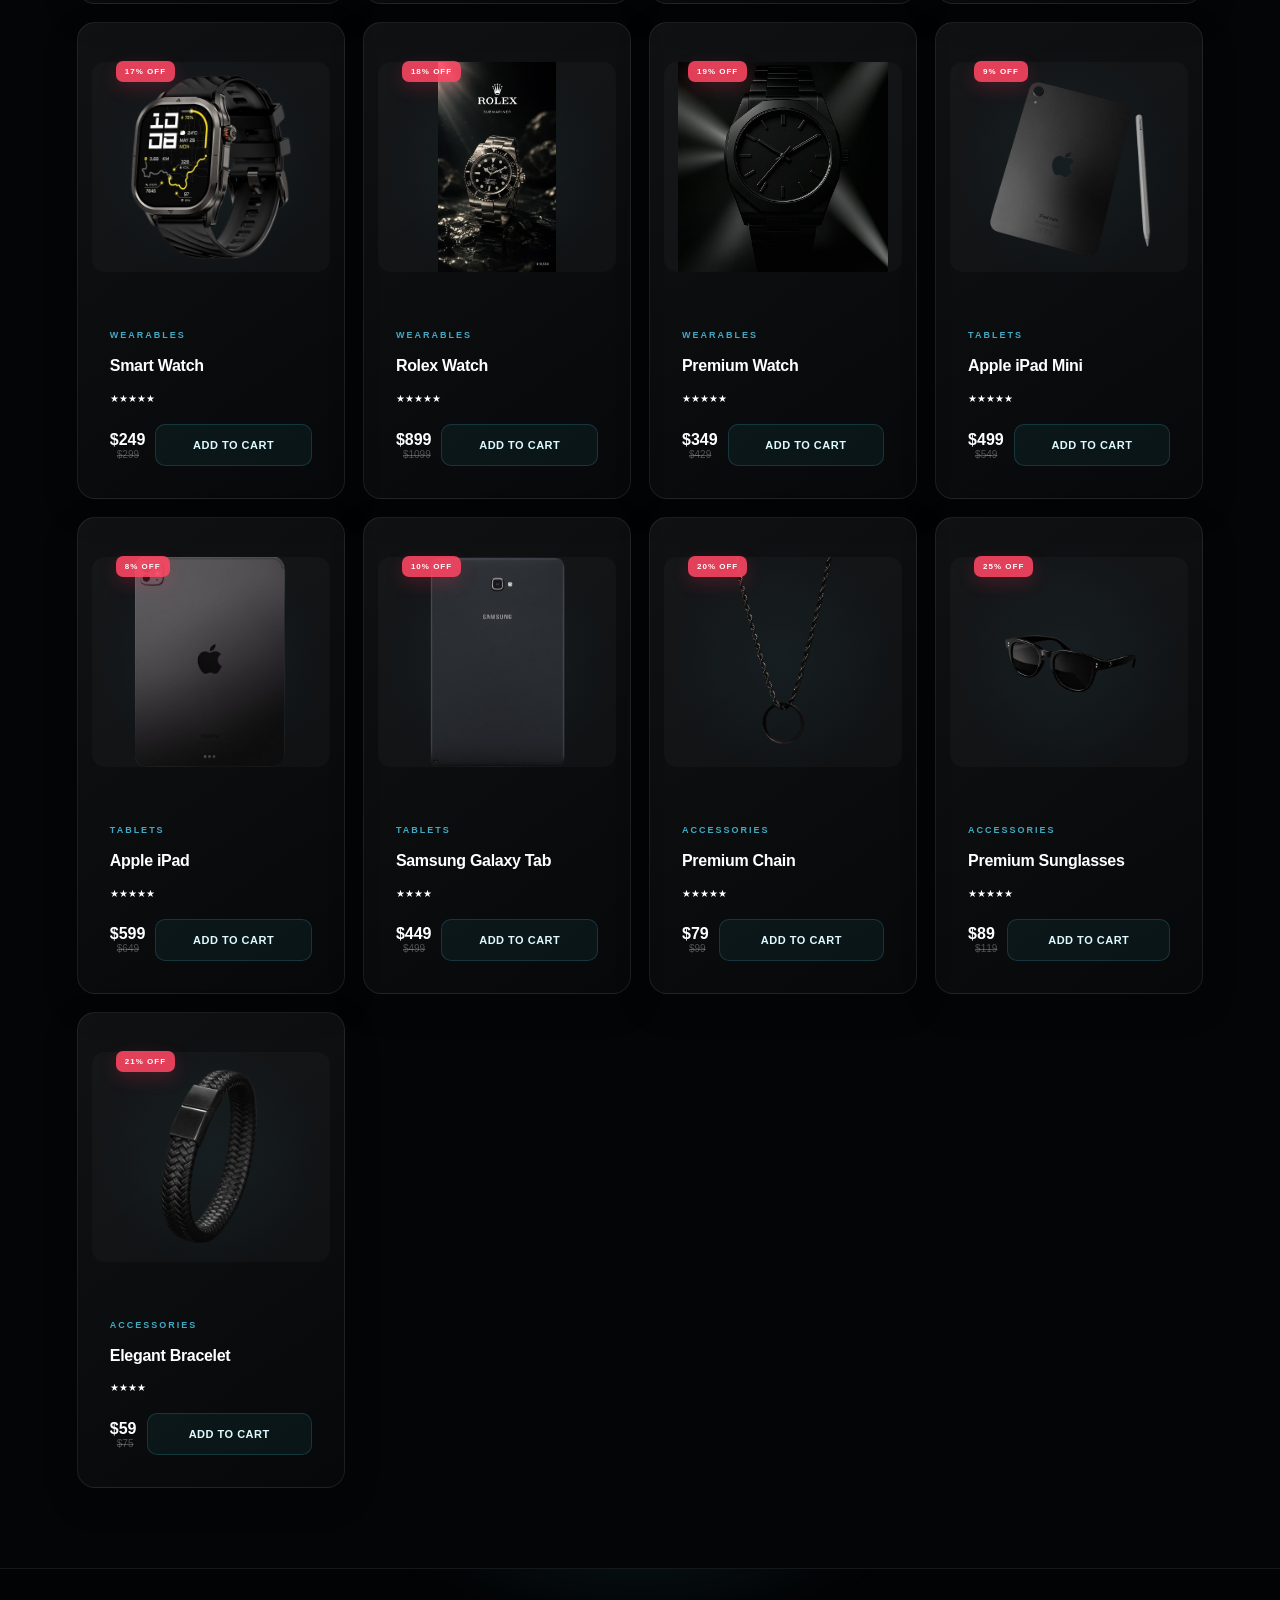
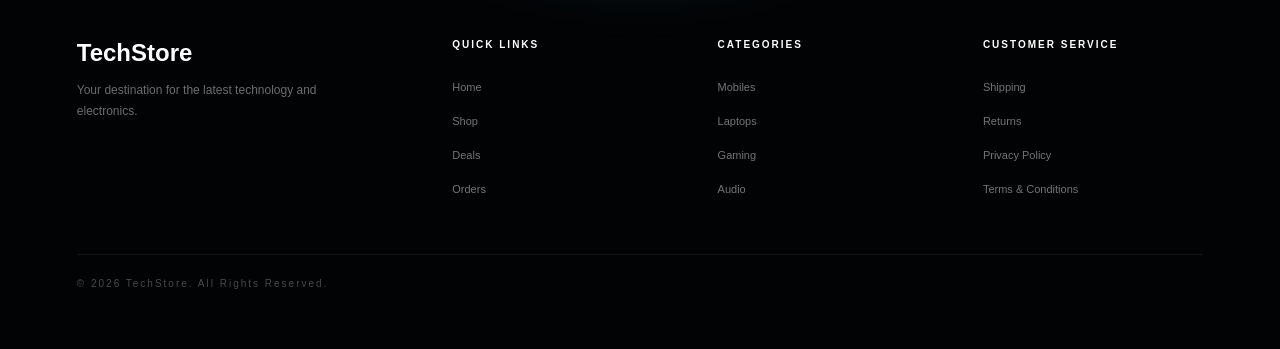
<file: deals.html>
<!DOCTYPE html>
<html lang="en">

<head>
    <meta charset="UTF-8">
    <meta name="viewport" content="width=device-width, initial-scale=1.0">

    <title>TechStore - Deals</title>

    <link rel="stylesheet" href="style.css">
</head>

<body>

    <!-- ================= NAVBAR ================= -->

    <header class="navbar">

        <div class="logo">
            TechStore
        </div>

        <nav class="nav-links">

            <a href="index.html">
                Home
            </a>

            <a href="shop.html">
                Shop
            </a>

            <a href="deals.html" class="active">
                Deals
            </a>

            <a href="orders.html">
                Orders
            </a>

        </nav>

        <div class="nav-actions">

            <div class="search-box">

                <input
                    type="text"
                    id="searchInput"
                    placeholder="Search deals..."
                >

                <button
                    id="searchBtn"
                    type="button"
                >
                    🔍
                </button>

            </div>

            <a href="cart.html" class="cart-btn">

                🛒

                <span class="cart-count">
                    0
                </span>

            </a>

        </div>

    </header>


    <!-- ================= DEALS HERO ================= -->

    <main>

        <section class="deals-hero">

            <div class="deals-hero-content">

                <p class="hero-small-title">
                    LIMITED TIME OFFERS
                </p>

                <h1>
                    Hot <span>Deals</span>
                </h1>

                <p>
                    Grab amazing discounts on the latest
                    technology before the offers end.
                </p>

                <div class="deal-countdown">

                    <div class="countdown-box">

                        <span id="deal-days">
                            00
                        </span>

                        <small>
                            Days
                        </small>

                    </div>

                    <div class="countdown-box">

                        <span id="deal-hours">
                            00
                        </span>

                        <small>
                            Hours
                        </small>

                    </div>

                    <div class="countdown-box">

                        <span id="deal-minutes">
                            00
                        </span>

                        <small>
                            Minutes
                        </small>

                    </div>

                    <div class="countdown-box">

                        <span id="deal-seconds">
                            00
                        </span>

                        <small>
                            Seconds
                        </small>

                    </div>

                </div>

            </div>

        </section>


        <!-- ================= DEAL PRODUCTS ================= -->

        <section class="products-section deals-section">

            <div class="section-heading">

                <p>
                    DON'T MISS OUT
                </p>

                <h2>
                    Today's Best Deals
                </h2>

            </div>

            <div class="product-container">

            </div>

        </section>

    </main>


    <!-- ================= FOOTER ================= -->

    <footer class="footer">

        <div class="footer-content">

            <div class="footer-column">

                <h2>
                    TechStore
                </h2>

                <p>
                    Your destination for the latest
                    technology and electronics.
                </p>

            </div>


            <div class="footer-column">

                <h3>
                    Quick Links
                </h3>

                <a href="index.html">
                    Home
                </a>

                <a href="shop.html">
                    Shop
                </a>

                <a href="deals.html">
                    Deals
                </a>

                <a href="orders.html">
                    Orders
                </a>

            </div>


            <div class="footer-column">

                <h3>
                    Categories
                </h3>

                <a href="shop.html?category=Mobiles">
                    Mobiles
                </a>

                <a href="shop.html?category=Laptops">
                    Laptops
                </a>

                <a href="shop.html?category=Gaming">
                    Gaming
                </a>

                <a href="shop.html?category=Audio">
                    Audio
                </a>

            </div>


            <div class="footer-column">

                <h3>
                    Customer Service
                </h3>

                <a href="#">
                    Shipping
                </a>

                <a href="#">
                    Returns
                </a>

                <a href="#">
                    Privacy Policy
                </a>

                <a href="#">
                    Terms & Conditions
                </a>

            </div>

        </div>


        <div class="footer-bottom">

            <p>
                © 2026 TechStore. All Rights Reserved.
            </p>

        </div>

    </footer>


    <script src="script.js"></script>

</body>

</html>
</file>
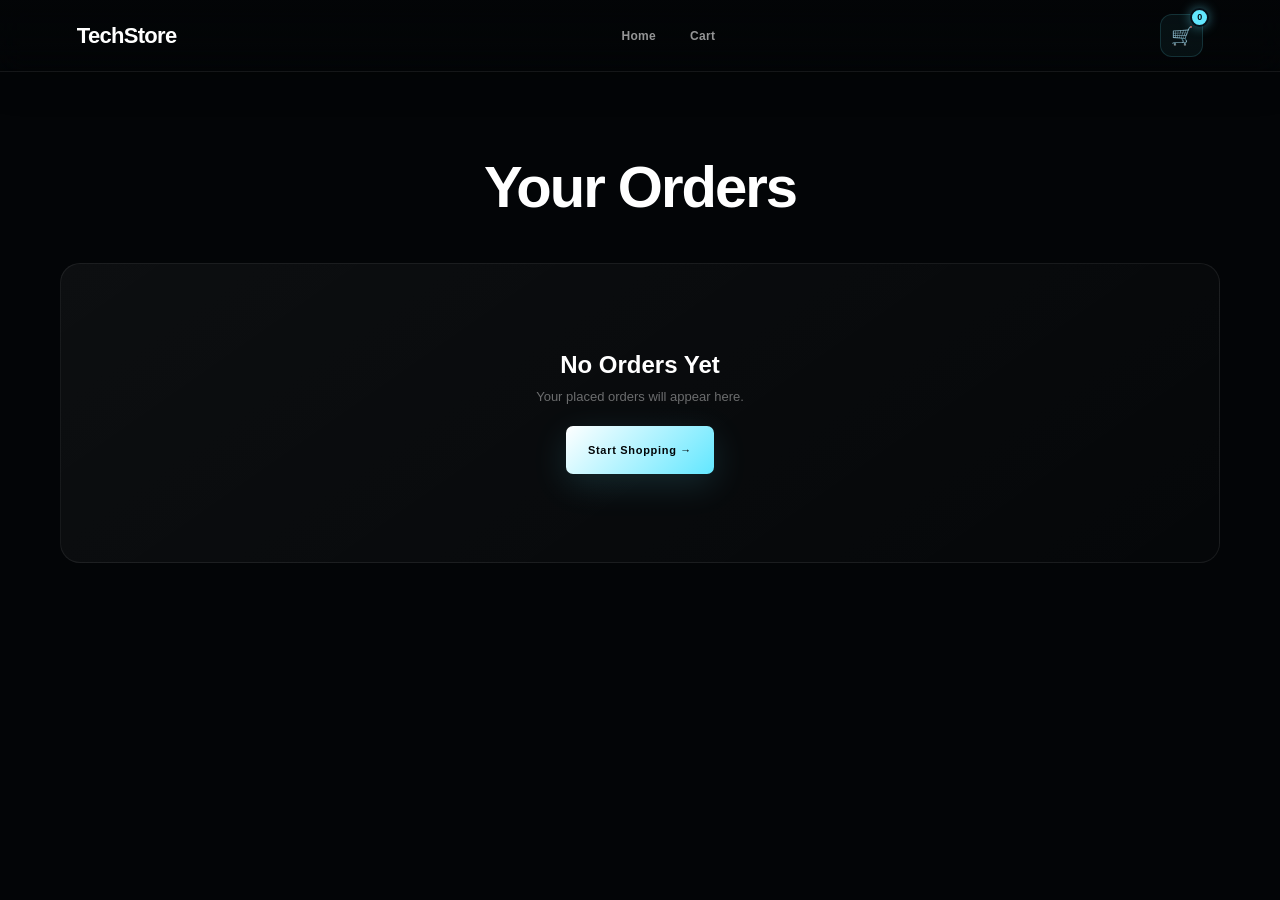
<file: orders.html>
<!DOCTYPE html>
<html lang="en">

<head>
    <meta charset="UTF-8">
    <meta name="viewport" content="width=device-width, initial-scale=1.0">

    <title>TechStore - Orders</title>

    <link rel="stylesheet" href="style.css">
</head>

<body>

    <header class="navbar">

        <div class="logo">
            TechStore
        </div>

        <nav class="nav-links">
            <a href="index.html">Home</a>
            <a href="cart.html">Cart</a>
        </nav>

        <div class="nav-actions">

            <a href="cart.html" class="cart-btn">
                🛒
                <span class="cart-count">0</span>
            </a>

        </div>

    </header>


    <main>

        <section class="orders-section">

            <h1>Your Orders</h1>

            <div class="orders-container">

            </div>

        </section>

    </main>


    <script src="script.js"></script>

</body>

</html>
</file>
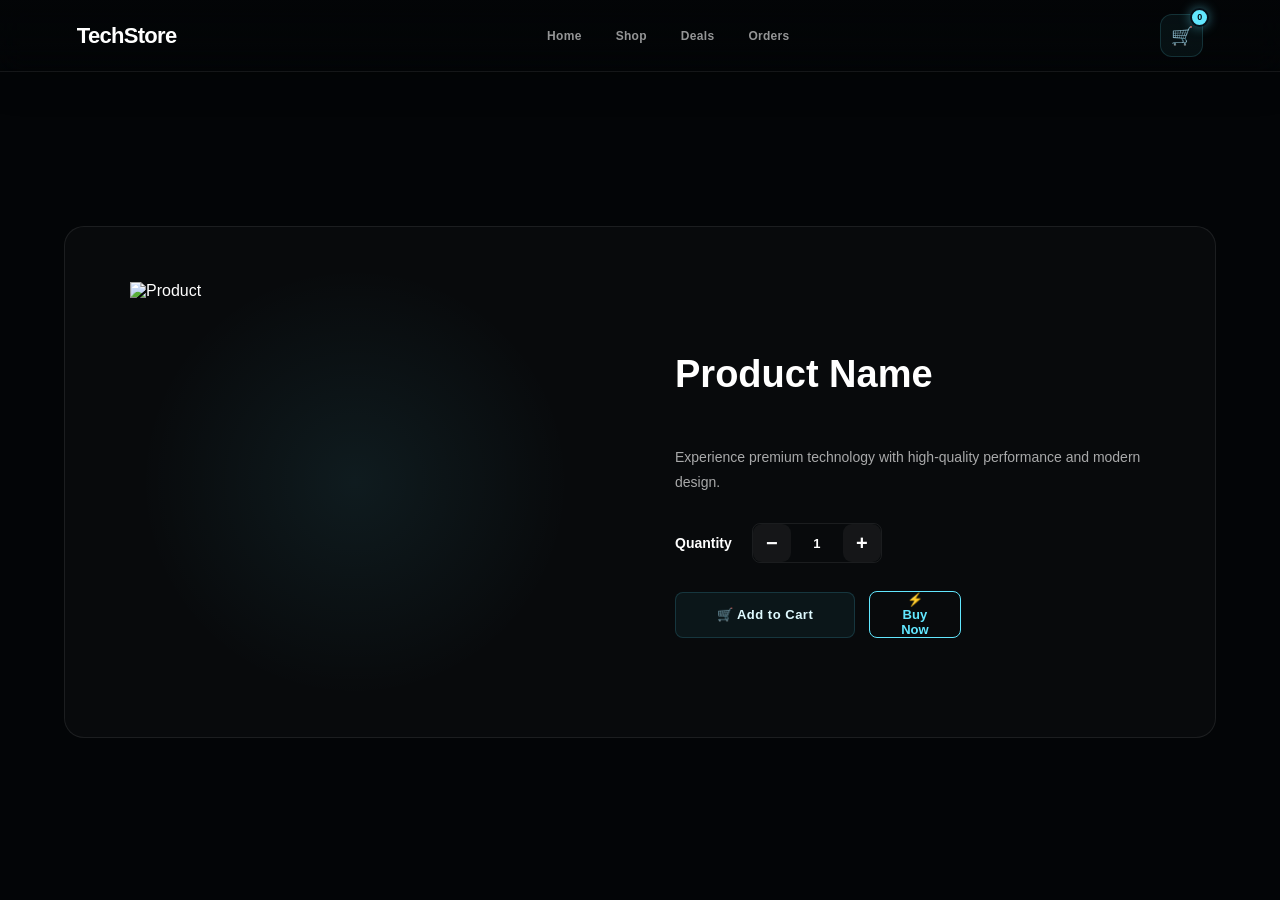
<file: product.html>
<!DOCTYPE html>
<html lang="en">

<head>
    <meta charset="UTF-8">
    <meta name="viewport" content="width=device-width, initial-scale=1.0">

    <title>TechStore - Product Details</title>

    <link rel="stylesheet" href="style.css">
</head>

<body>

    <!-- ================= NAVBAR ================= -->

    <header class="navbar">

        <div class="logo">
            TechStore
        </div>

        <nav class="nav-links">

            <a href="index.html">Home</a>
            <a href="shop.html">Shop</a>
            <a href="deals.html">Deals</a>
            <a href="orders.html">Orders</a>

        </nav>

        <div class="nav-actions">

            <a href="cart.html" class="cart-btn">
                🛒
                <span class="cart-count">0</span>
            </a>

        </div>

    </header>


    <!-- ================= PRODUCT DETAILS ================= -->

    <main>

        <section class="product-details-section">

            <div class="product-details-container">

                <!-- Product Image -->

                <div class="product-details-image">

                    <img
                        id="productDetailsImage"
                        alt="Product"
                    >

                </div>


                <!-- Product Information -->

                <div class="product-details-info">

                    <p
                        class="product-category"
                        id="productDetailsCategory">
                    </p>

                    <h1 id="productDetailsName">
                        Product Name
                    </h1>

                    <div
                        class="rating"
                        id="productDetailsRating">
                    </div>


                    <div
                        class="product-details-price"
                        id="productDetailsPrice">
                    </div>


                    <p class="product-description">
                        Experience premium technology with
                        high-quality performance and modern design.
                    </p>


                    <div class="product-quantity">

                        <span>Quantity</span>

                        <div class="quantity-controls">

                            <button id="detailsMinus">
                                −
                            </button>

                            <span id="detailsQuantity">
                                1
                            </span>

                            <button id="detailsPlus">
                                +
                            </button>

                        </div>

                    </div>


                    <div class="product-details-actions">

                        <button
                            class="add-cart"
                            id="detailsAddCart"
                        >
                            🛒 Add to Cart
                        </button>

                        <button
                            class="buy-now-btn"
                            id="buyNowBtn"
                        >
                            ⚡ Buy Now
                        </button>

                    </div>

                </div>

            </div>

        </section>

    </main>


    <script src="script.js"></script>

</body>

</html>
</file>
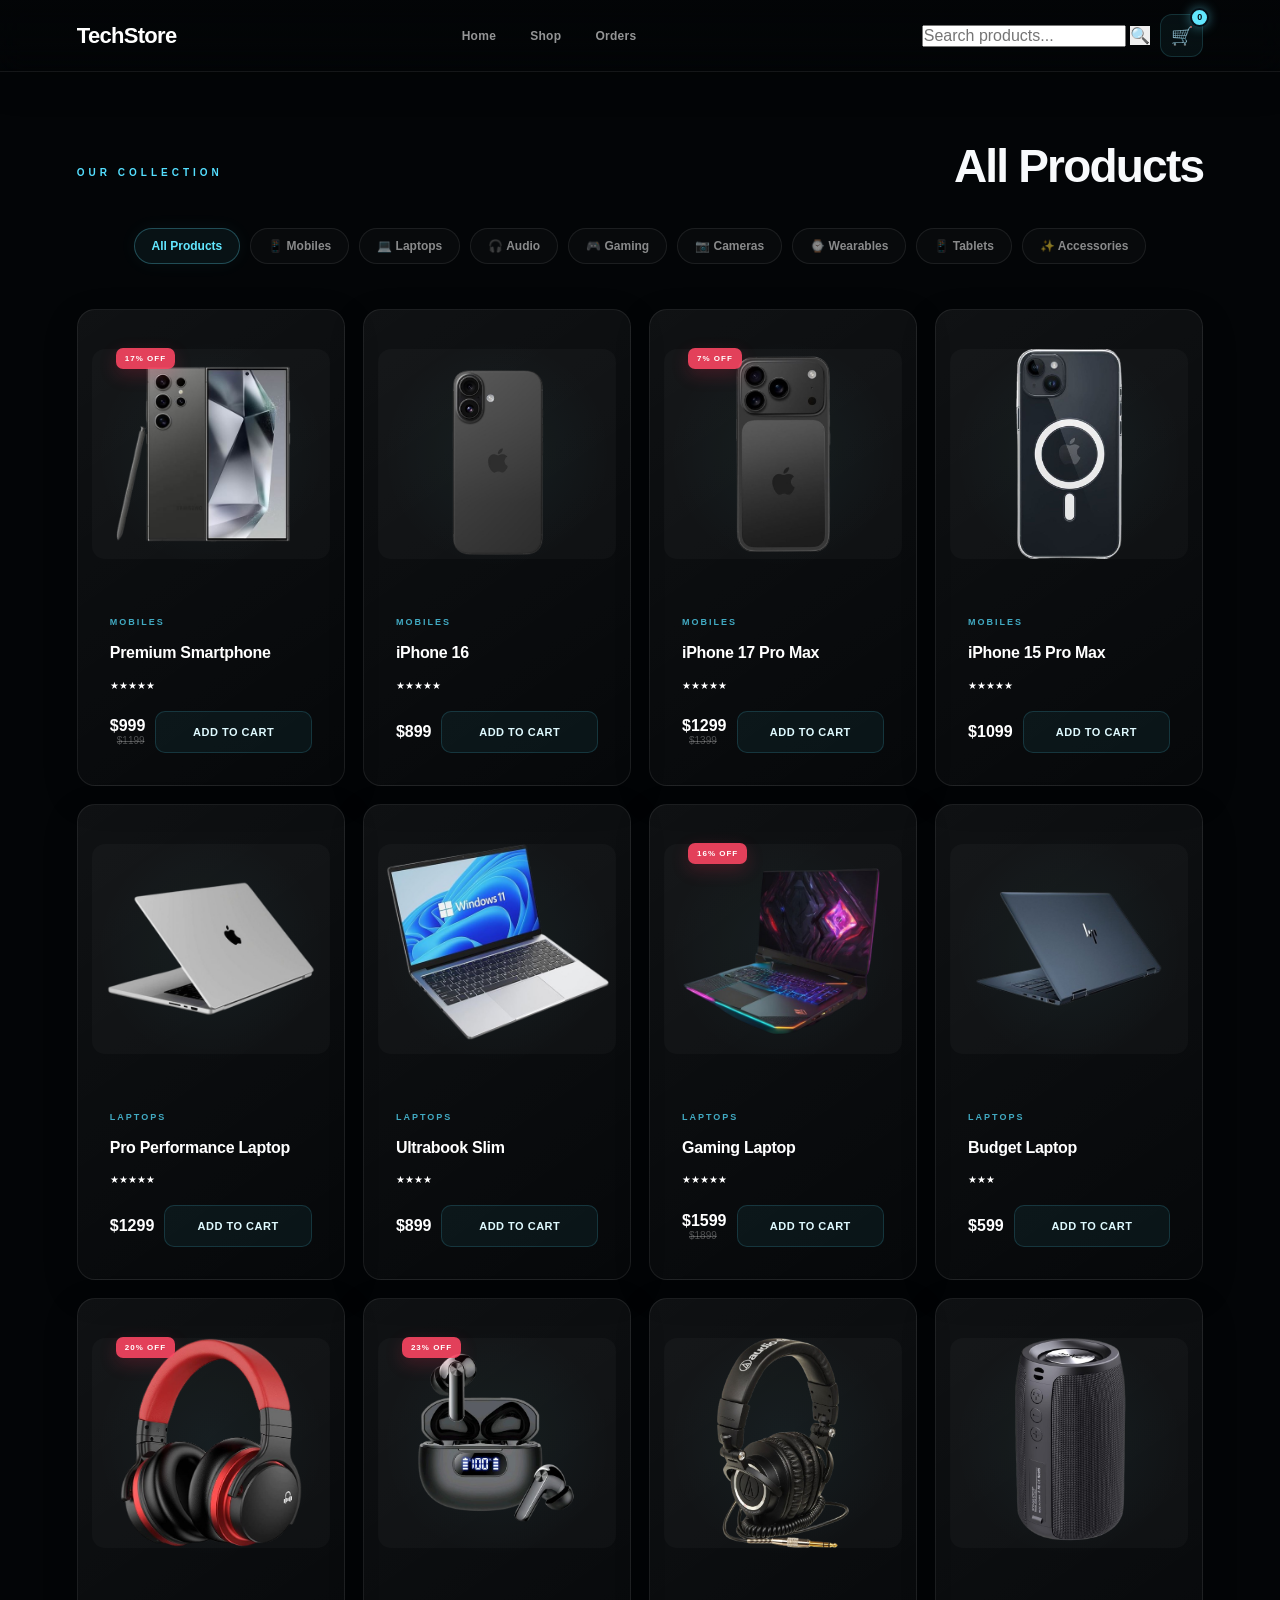
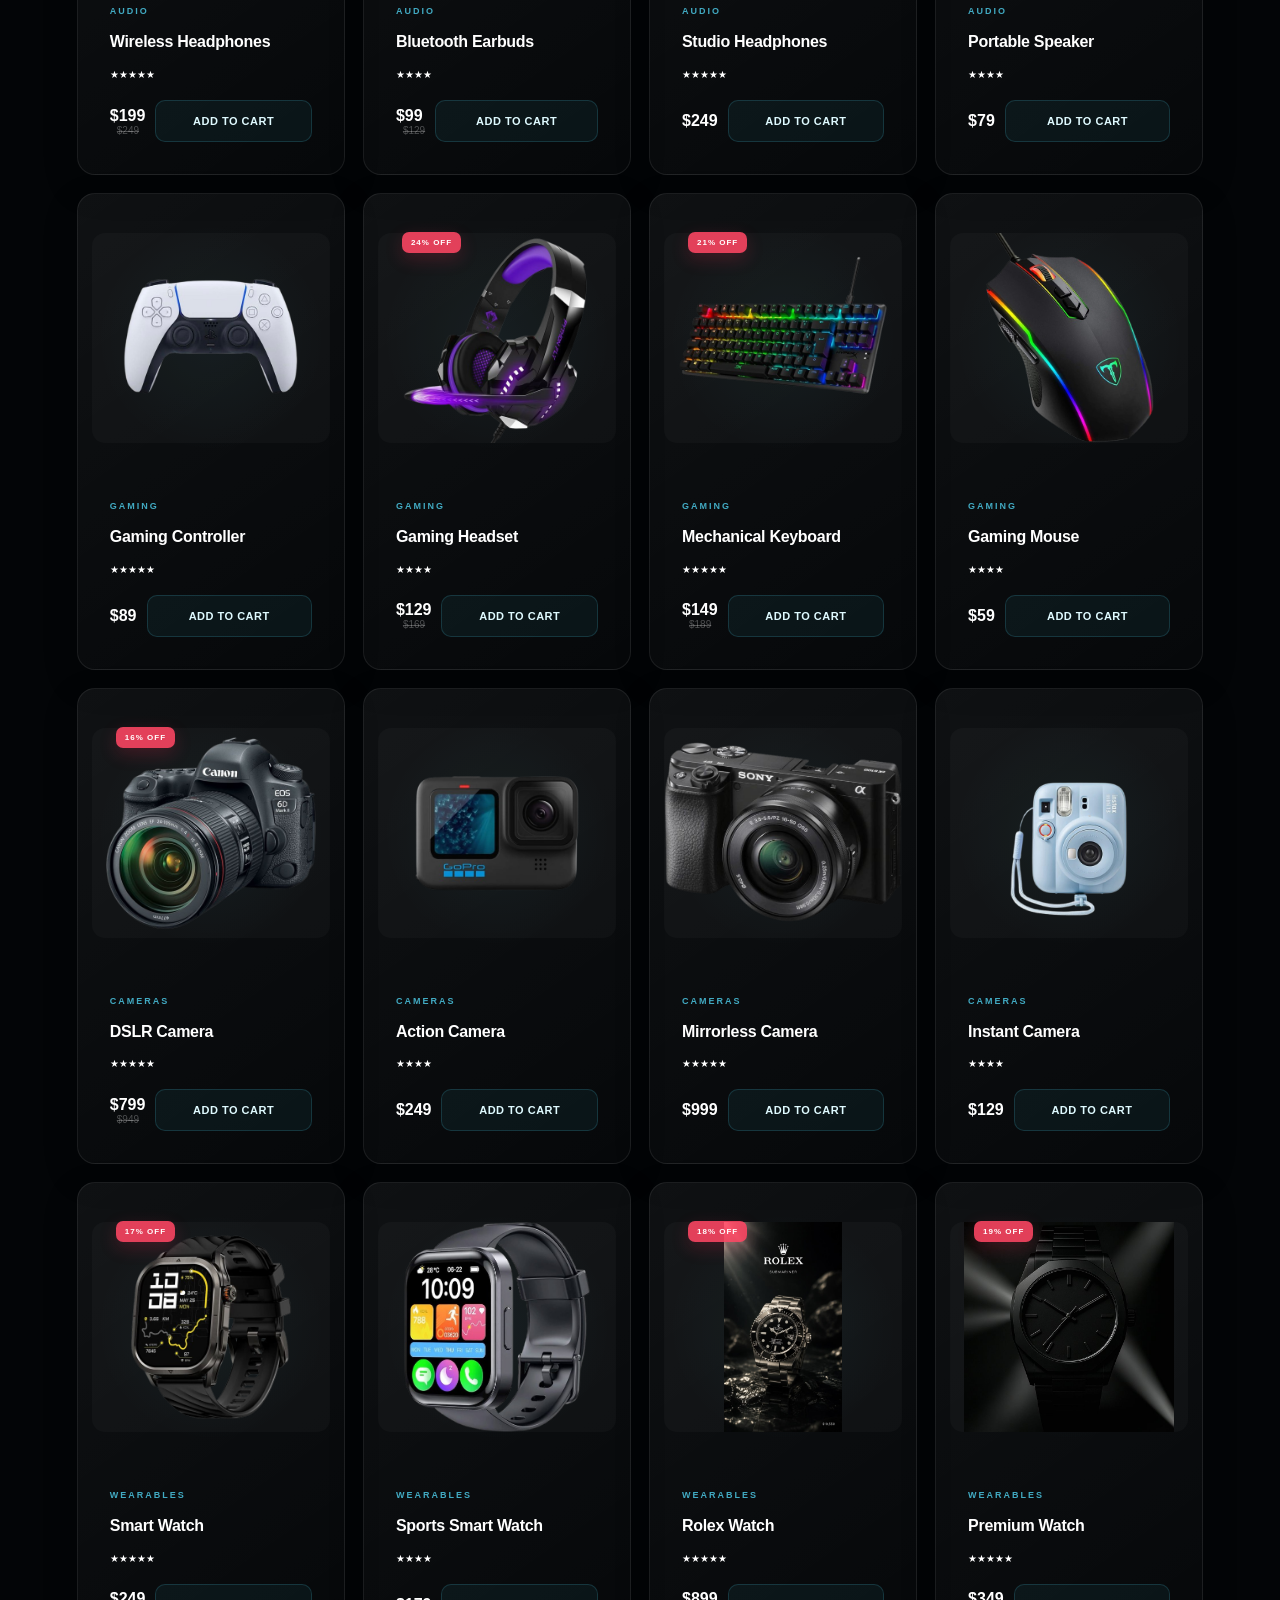
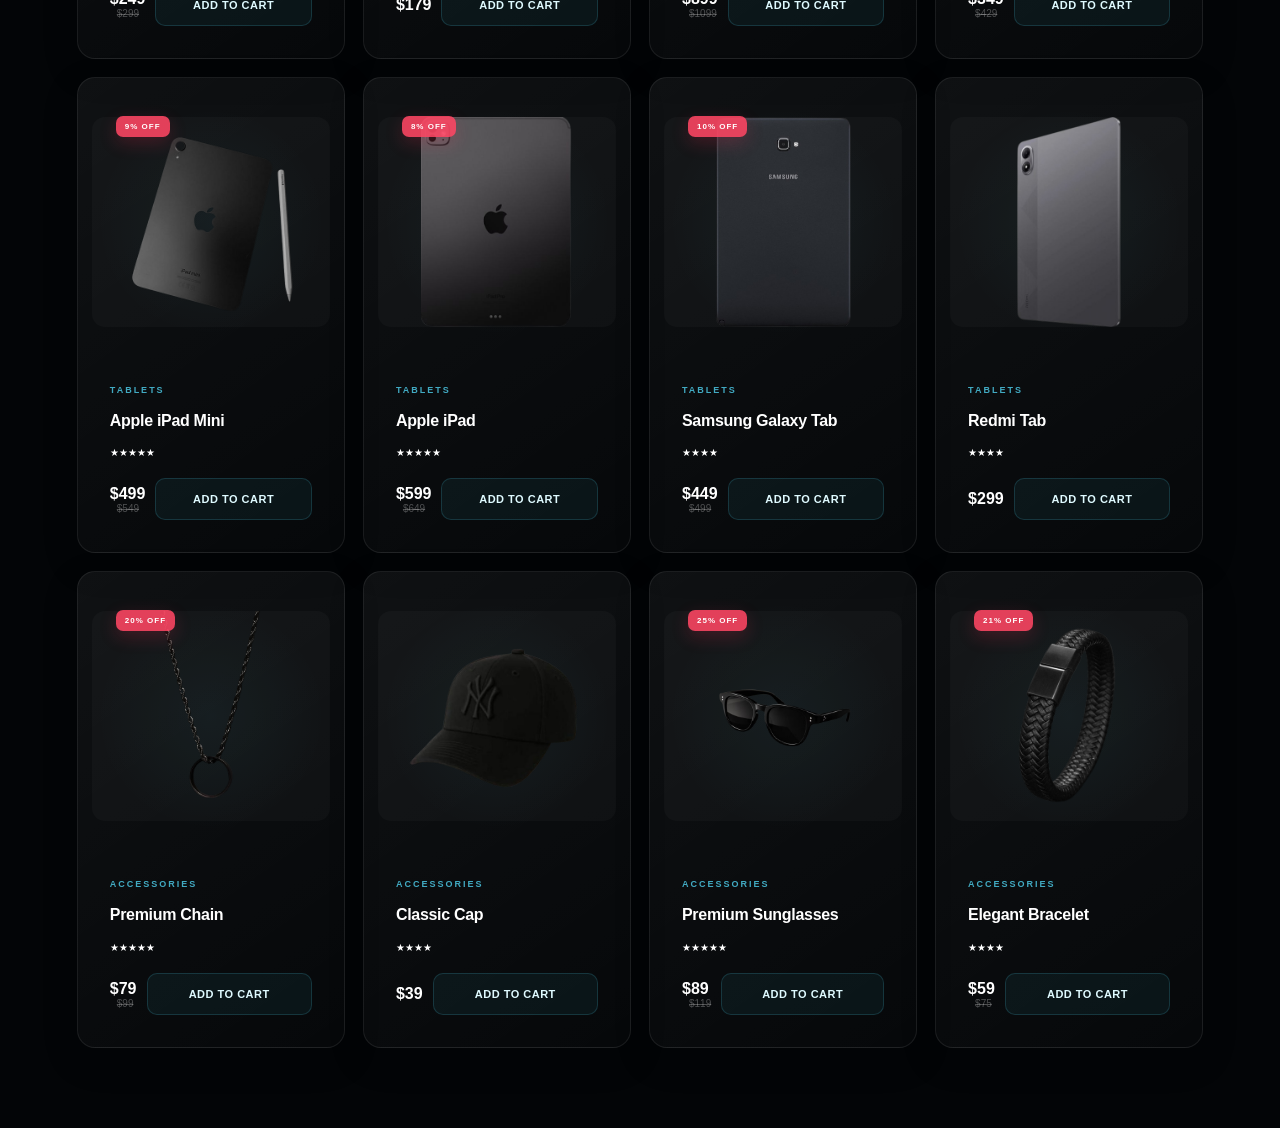
<file: shop.html>
<!DOCTYPE html>
<html lang="en">

<head>
    <meta charset="UTF-8">
    <meta name="viewport" content="width=device-width, initial-scale=1.0">

    <title>TechStore - Shop</title>

    <link rel="stylesheet" href="style.css">
</head>

<body>

    <header class="navbar">

        <div class="logo">
            TechStore
        </div>

        <nav class="nav-links">
            <a href="index.html">Home</a>
            <a href="shop.html">Shop</a>
            <a href="orders.html">Orders</a>
        </nav>

        <div class="nav-actions">

            <div class="search-box">
                <input type="text" id="searchInput" placeholder="Search products...">
                <button id="searchBtn" type="button">🔍</button>
            </div>

            <a href="cart.html" class="cart-btn">
                🛒
                <span class="cart-count">0</span>
            </a>

        </div>

    </header>


    <main>

        <section class="products-section">

            <div class="section-heading">
                <p>OUR COLLECTION</p>
                <h2>All Products</h2>
            </div>

            <div class="shop-filters">
            </div>

            <div class="product-container">
            </div>

        </section>

    </main>


    <script src="script.js"></script>

</body>

</html>
</file>
<file: style.css>
/* =========================================================
   TECHSTORE — PREMIUM DESIGN SYSTEM
   ========================================================= */


/* =========================================================
   01. RESET
   ========================================================= */

* {
    margin: 0;
    padding: 0;
    box-sizing: border-box;
}

html {
    scroll-behavior: smooth;
}

body {
    min-height: 100vh;

    background: #030507;
    color: #ffffff;

    font-family:
        Inter,
        "Segoe UI",
        Arial,
        sans-serif;

    overflow-x: hidden;
}

body::selection {
    background: #62e7ff;
    color: #030507;
}

a {
    color: inherit;
    text-decoration: none;
}

button,
input {
    font: inherit;
}

button {
    border: 0;
    cursor: pointer;
}


/* =========================================================
   02. GLOBAL VARIABLES
   ========================================================= */

:root {

    --bg: #030507;
    --bg-soft: #070b0f;
    --bg-card: rgba(255, 255, 255, 0.035);

    --white: #ffffff;
    --text: rgba(255, 255, 255, 0.92);
    --muted: rgba(255, 255, 255, 0.52);
    --dim: rgba(255, 255, 255, 0.30);

    --cyan: #62e7ff;
    --cyan-bright: #a5f4ff;
    --blue: #5878ff;

    --border: rgba(255, 255, 255, 0.08);
    --border-bright: rgba(98, 231, 255, 0.24);

    --container: 1240px;

    --ease:
        cubic-bezier(.16, 1, .3, 1);
}


/* =========================================================
   03. LOADER
   ========================================================= */

#page-loader {
    position: fixed;
    inset: 0;

    z-index: 999999;

    display: flex;
    align-items: center;
    justify-content: center;

    background:
        radial-gradient(
            circle at 50% 45%,
            rgba(53, 208, 255, 0.08),
            transparent 30%
        ),
        #030507;

    overflow: hidden;

    transition:
        opacity 0.9s var(--ease),
        visibility 0.9s;
}

#page-loader::before {
    content: "";

    position: absolute;
    inset: 0;

    background:
        linear-gradient(
            rgba(255,255,255,.018) 1px,
            transparent 1px
        ),
        linear-gradient(
            90deg,
            rgba(255,255,255,.018) 1px,
            transparent 1px
        );

    background-size: 55px 55px;

    mask-image:
        radial-gradient(
            circle at center,
            black,
            transparent 75%
        );
}

.loader-content {
    position: relative;
    z-index: 2;

    width: min(460px, 84vw);

    display: flex;
    flex-direction: column;
    align-items: center;

    text-align: center;
}

.loader-logo {
    width: 230px;

    margin-bottom: 34px;

    animation:
        loaderLogoIn 1.2s var(--ease) both;
}

.loader-logo img {
    width: 100%;
    height: auto;

    display: block;

    filter:
        drop-shadow(
            0 0 24px
            rgba(98, 231, 255, .22)
        );
}

.loader-label {
    margin-bottom: 18px;

    color: rgba(160, 230, 240, .55);

    font-size: 9px;
    font-weight: 700;

    letter-spacing: 4px;
}

.loader-status {
    margin-bottom: 28px;

    color: #ffffff;

    font-size: 13px;
    font-weight: 600;

    letter-spacing: 3px;
}

.loader-progress {
    width: 100%;
    height: 2px;

    overflow: hidden;

    background: rgba(255,255,255,.08);
}

.loader-progress-bar {
    width: 0;
    height: 100%;

    background:
        linear-gradient(
            90deg,
            transparent,
            var(--cyan),
            #ffffff
        );

    box-shadow:
        0 0 15px
        rgba(98,231,255,.65);

    transition: width .12s linear;
}

.loader-percent {
    margin-top: 12px;

    color: rgba(255,255,255,.35);

    font-family:
        "Courier New",
        monospace;

    font-size: 10px;

    letter-spacing: 2px;
}

@keyframes loaderLogoIn {

    from {
        opacity: 0;
        transform:
            translateY(20px)
            scale(.88);
    }

    to {
        opacity: 1;
        transform:
            translateY(0)
            scale(1);
    }
}


/* =========================================================
   04. NAVBAR
   ========================================================= */

.navbar {
    position: fixed;

    top: 0;
    left: 0;

    width: 100%;

    z-index: 1000;

    background:
        linear-gradient(
            to bottom,
            rgba(3,5,7,.94),
            rgba(3,5,7,.72),
            transparent
        );

    backdrop-filter: blur(14px);
}

.navbar-inner {
    width: min(
        var(--container),
        calc(100% - 48px)
    );

    min-height: 82px;

    margin: auto;

    display: flex;
    align-items: center;
}


/* Brand */

.brand {
    display: flex;
    align-items: center;
    gap: 10px;

    flex-shrink: 0;
}

.brand img {
    width: 34px;
    height: 34px;

    object-fit: contain;

    filter:
        drop-shadow(
            0 0 10px
            rgba(98,231,255,.22)
        );
}

.brand span {
    color: #ffffff;

    font-size: 18px;
    font-weight: 800;

    letter-spacing: -.5px;
}


/* Navigation */

.nav-links {
    display: flex;
    align-items: center;

    gap: 34px;

    margin-left: auto;
    margin-right: auto;
}

.nav-links a {
    position: relative;

    padding: 8px 0;

    color: rgba(255,255,255,.54);

    font-size: 13px;
    font-weight: 600;

    transition:
        color .3s ease,
        transform .3s ease;
}

.nav-links a:hover,
.nav-links a.active {
    color: #ffffff;
}

.nav-links a::after {
    content: "";

    position: absolute;

    left: 0;
    right: 0;
    bottom: 0;

    height: 1px;

    background: var(--cyan);

    transform:
        scaleX(0);

    transform-origin: center;

    box-shadow:
        0 0 10px
        rgba(98,231,255,.8);

    transition:
        transform .35s var(--ease);
}

.nav-links a:hover::after,
.nav-links a.active::after {
    transform: scaleX(1);
}


/* Navbar actions */

.nav-actions {
    display: flex;
    align-items: center;

    gap: 10px;
}

.nav-search,
.nav-cart,
.nav-menu {
    min-height: 38px;

    padding: 0 14px;

    display: flex;
    align-items: center;
    justify-content: center;

    border: 1px solid var(--border);

    border-radius: 8px;

    background: rgba(255,255,255,.025);

    color: rgba(255,255,255,.65);

    font-size: 11px;

    transition:
        border-color .3s ease,
        color .3s ease,
        background .3s ease;
}

.nav-search:hover,
.nav-cart:hover,
.nav-menu:hover {
    color: #ffffff;

    border-color:
        var(--border-bright);

    background:
        rgba(98,231,255,.05);
}

.nav-cart {
    gap: 7px;
}

.cart-count {
    min-width: 18px;
    height: 18px;

    display: inline-flex;
    align-items: center;
    justify-content: center;

    border-radius: 50%;

    background: var(--cyan);

    color: #020507;

    font-size: 9px;
    font-weight: 800;
}

.nav-menu {
    width: 40px;

    display: none;

    flex-direction: column;

    gap: 5px;
}

.nav-menu span {
    width: 15px;
    height: 1px;

    background: #ffffff;
}


/* =========================================================
   05. HERO
   ========================================================= */

.hero {
    position: relative;

    min-height: 100vh;

    display: flex;
    align-items: center;

    overflow: hidden;

    padding-top: 82px;
}

.hero-background {
    position: absolute;
    inset: 0;

    pointer-events: none;
}

.hero-grid {
    position: absolute;
    inset: 0;

    background:
        linear-gradient(
            rgba(255,255,255,.022) 1px,
            transparent 1px
        ),
        linear-gradient(
            90deg,
            rgba(255,255,255,.022) 1px,
            transparent 1px
        );

    background-size: 65px 65px;

    mask-image:
        linear-gradient(
            to bottom,
            black,
            transparent 90%
        );
}

.hero-glow {
    position: absolute;

    border-radius: 50%;

    filter: blur(100px);

    opacity: .18;
}

.glow-one {
    width: 500px;
    height: 500px;

    top: 10%;
    left: -180px;

    background: var(--cyan);
}

.glow-two {
    width: 600px;
    height: 600px;

    right: -250px;
    top: 5%;

    background: var(--blue);
}

.hero-inner {
    position: relative;
    z-index: 2;

    width: min(
        var(--container),
        calc(100% - 48px)
    );

    margin: auto;

    display: grid;

    grid-template-columns:
        1fr
        1fr;

    align-items: center;

    gap: 70px;
}


/* Hero content */

.hero-content {
    max-width: 650px;

    animation:
        heroContentIn
        1s
        var(--ease)
        .25s
        both;
}

.hero-eyebrow {
    display: flex;
    align-items: center;
    gap: 12px;

    margin-bottom: 24px;

    color: var(--cyan);

    font-size: 10px;
    font-weight: 700;

    letter-spacing: 4px;
}

.eyebrow-line {
    width: 34px;
    height: 1px;

    background: var(--cyan);

    box-shadow:
        0 0 10px
        rgba(98,231,255,.7);
}

.hero-title {
    max-width: 720px;

    color: #ffffff;

    font-size:
        clamp(
            58px,
            7vw,
            96px
        );

    line-height: .94;

    font-weight: 800;

    letter-spacing: -5px;
}

.hero-title span {
    display: block;

    color: transparent;

    background:
        linear-gradient(
            110deg,
            #ffffff 10%,
            var(--cyan) 55%,
            #7c8cff 100%
        );

    background-clip: text;
    -webkit-background-clip: text;
}

.hero-description {
    max-width: 510px;

    margin-top: 30px;

    color: var(--muted);

    font-size: 15px;

    line-height: 1.8;
}

.hero-actions {
    display: flex;
    align-items: center;
    gap: 12px;

    margin-top: 36px;
}


/* Buttons */

.btn {
    min-height: 48px;

    padding: 0 22px;

    display: inline-flex;
    align-items: center;
    justify-content: center;

    border-radius: 7px;

    font-size: 11px;
    font-weight: 700;

    letter-spacing: .7px;

    transition:
        transform .35s var(--ease),
        box-shadow .35s ease,
        background .35s ease,
        border-color .35s ease;
}

.btn:hover {
    transform: translateY(-3px);
}

.btn-primary {
    color: #020507;

    background:
        linear-gradient(
            135deg,
            #ffffff,
            var(--cyan)
        );

    box-shadow:
        0 10px 35px
        rgba(98,231,255,.14);
}

.btn-primary:hover {
    box-shadow:
        0 15px 45px
        rgba(98,231,255,.28);
}

.btn-secondary {
    border: 1px solid var(--border);

    color: rgba(255,255,255,.72);

    background:
        rgba(255,255,255,.025);
}

.btn-secondary:hover {
    border-color:
        var(--border-bright);

    color: #ffffff;

    background:
        rgba(98,231,255,.05);
}


/* Hero statistics */

.hero-meta {
    display: flex;
    gap: 35px;

    margin-top: 50px;
}

.hero-meta div {
    display: flex;
    flex-direction: column;

    gap: 5px;
}

.hero-meta strong {
    color: #ffffff;

    font-size: 17px;
}

.hero-meta span {
    color: var(--dim);

    font-size: 9px;

    letter-spacing: 1.5px;

    text-transform: uppercase;
}


/* =========================================================
   06. HERO FUTURISTIC VISUAL
   ========================================================= */

.hero-visual {
    position: relative;

    min-height: 580px;

    display: flex;
    align-items: center;
    justify-content: center;
}

.visual-glow {
    position: absolute;

    width: 330px;
    height: 330px;

    border-radius: 50%;

    background:
        radial-gradient(
            circle,
            rgba(98,231,255,.16),
            transparent 68%
        );

    filter: blur(10px);

    animation:
        visualPulse
        4s
        ease-in-out
        infinite;
}

.visual-ring {
    position: absolute;

    border: 1px solid
        rgba(98,231,255,.12);

    border-radius: 50%;

    transform: rotateX(65deg);
}

.ring-one {
    width: 480px;
    height: 480px;

    animation:
        ringRotate
        18s
        linear
        infinite;
}

.ring-two {
    width: 370px;
    height: 370px;

    border-color:
        rgba(124,140,255,.16);

    animation:
        ringRotateReverse
        14s
        linear
        infinite;
}

.tech-core {
    position: relative;
    z-index: 4;

    width: 360px;
    min-height: 390px;

    padding: 24px;

    border: 1px solid
        rgba(255,255,255,.12);

    border-radius: 18px;

    background:
        linear-gradient(
            145deg,
            rgba(255,255,255,.08),
            rgba(255,255,255,.015)
        );

    backdrop-filter: blur(20px);

    box-shadow:
        0 40px 100px
        rgba(0,0,0,.45),
        inset 0 1px 0
        rgba(255,255,255,.08);

    transform:
        perspective(1000px)
        rotateY(-8deg)
        rotateX(4deg);

    animation:
        coreFloat
        5s
        ease-in-out
        infinite;
}

.core-top,
.core-bottom {
    display: flex;
    align-items: center;
    justify-content: space-between;

    color: rgba(255,255,255,.35);

    font-family:
        "Courier New",
        monospace;

    font-size: 8px;

    letter-spacing: 2px;
}

.core-status {
    color: var(--cyan);

    text-shadow:
        0 0 10px
        rgba(98,231,255,.7);
}

.core-display {
    min-height: 285px;

    display: flex;
    flex-direction: column;
    align-items: center;
    justify-content: center;

    gap: 12px;
}

.core-orb {
    width: 135px;
    height: 135px;

    display: flex;
    align-items: center;
    justify-content: center;

    border: 1px solid
        rgba(98,231,255,.3);

    border-radius: 50%;

    color: var(--cyan);

    font-size: 42px;
    font-weight: 800;

    background:
        radial-gradient(
            circle at 35% 30%,
            rgba(255,255,255,.12),
            rgba(98,231,255,.03) 45%,
            transparent 70%
        );

    box-shadow:
        0 0 35px
        rgba(98,231,255,.12),
        inset 0 0 30px
        rgba(98,231,255,.08);

    animation:
        coreOrbPulse
        3s
        ease-in-out
        infinite;
}

.core-display span {
    color: var(--dim);

    font-size: 8px;

    letter-spacing: 4px;
}

.core-display strong {
    color: #ffffff;

    font-size: 18px;

    letter-spacing: 3px;
}

.core-line {
    width: 100px;
    height: 2px;

    overflow: hidden;

    background:
        rgba(255,255,255,.07);
}

.core-line i {
    display: block;

    width: 60%;

    height: 100%;

    background: var(--cyan);

    box-shadow:
        0 0 12px
        var(--cyan);
}


/* Floating details */

.floating-element {
    position: absolute;
    z-index: 5;

    width: 38px;
    height: 38px;

    display: flex;
    align-items: center;
    justify-content: center;

    border: 1px solid
        rgba(98,231,255,.18);

    border-radius: 8px;

    background:
        rgba(98,231,255,.035);

    color: var(--cyan);

    font-size: 15px;

    box-shadow:
        0 15px 40px
        rgba(0,0,0,.3);

    backdrop-filter: blur(10px);
}

.element-one {
    top: 18%;
    right: 12%;

    animation:
        floatingOne
        4s
        ease-in-out
        infinite;
}

.element-two {
    left: 8%;
    bottom: 20%;

    animation:
        floatingTwo
        5s
        ease-in-out
        infinite;
}

.element-three {
    right: 2%;
    bottom: 29%;

    animation:
        floatingThree
        4.5s
        ease-in-out
        infinite;
}


/* Scroll */

.hero-scroll {
    position: absolute;

    z-index: 5;

    left: 50%;
    bottom: 28px;

    transform: translateX(-50%);

    display: flex;
    align-items: center;
    gap: 12px;

    color: rgba(255,255,255,.28);

    font-size: 8px;

    letter-spacing: 3px;
}

.scroll-line {
    width: 55px;
    height: 1px;

    background:
        linear-gradient(
            90deg,
            rgba(98,231,255,.7),
            transparent
        );
}


/* =========================================================
   07. SECTIONS
   ========================================================= */

section:not(.hero) {
    position: relative;
}

.section-container {
    width: min(
        var(--container),
        calc(100% - 48px)
    );

    margin: auto;
}

.categories,
.products-section,
.brands-section {
    padding: 130px 0;
}

.section-heading {
    max-width: 600px;

    margin-bottom: 55px;
}

.section-heading > span {
    color: var(--cyan);

    font-size: 9px;
    font-weight: 700;

    letter-spacing: 4px;
}

.section-heading h2 {
    margin-top: 12px;

    color: #ffffff;

    font-size:
        clamp(
            36px,
            5vw,
            58px
        );

    line-height: 1;

    letter-spacing: -2.5px;
}

.section-heading p {
    margin-top: 18px;

    color: var(--muted);

    font-size: 14px;

    line-height: 1.8;
}


/* =========================================================
   08. CATEGORY AREA
   ========================================================= */

.category-container {
    display: grid;

    grid-template-columns:
        repeat(4, 1fr);

    gap: 14px;
}

.category-card {
    min-height: 220px;

    padding: 26px;

    display: flex;
    flex-direction: column;
    justify-content: flex-end;

    border: 1px solid var(--border);

    border-radius: 14px;

    background:
        linear-gradient(
            145deg,
            rgba(255,255,255,.045),
            rgba(255,255,255,.012)
        );

    overflow: hidden;

    transition:
        transform .5s var(--ease),
        border-color .4s ease,
        background .4s ease;
}

.category-card:hover {
    transform: translateY(-8px);

    border-color:
        rgba(98,231,255,.25);

    background:
        linear-gradient(
            145deg,
            rgba(98,231,255,.07),
            rgba(255,255,255,.015)
        );
}

.category-icon {
    margin-bottom: auto;

    font-size: 40px;
}

.category-card h3 {
    color: #ffffff;

    font-size: 18px;
}

.category-card p {
    margin-top: 7px;

    color: var(--dim);

    font-size: 11px;

    line-height: 1.6;
}


/* =========================================================
   09. PRODUCTS
   ========================================================= */

.product-container {
    display: grid;

    grid-template-columns:
        repeat(4, 1fr);

    gap: 16px;
}

.product-card {
    position: relative;

    overflow: hidden;

    border: 1px solid var(--border);

    border-radius: 14px;

    background:
        rgba(255,255,255,.025);

    transition:
        transform .45s var(--ease),
        border-color .35s ease;
}

.product-card:hover {
    transform: translateY(-8px);

    border-color:
        rgba(98,231,255,.22);
}

.product-image {
    position: relative;

    height: 260px;

    display: flex;
    align-items: center;
    justify-content: center;

    overflow: hidden;

    background:
        radial-gradient(
            circle,
            rgba(98,231,255,.05),
            transparent 65%
        );
}

.product-image img {
    width: 82%;
    height: 82%;

    object-fit: contain;

    transition:
        transform .6s var(--ease);
}

.product-card:hover .product-image img {
    transform: scale(1.07);
}

.discount-badge {
    position: absolute;

    top: 14px;
    left: 14px;

    z-index: 2;

    padding: 6px 9px;

    border-radius: 5px;

    background: var(--cyan);

    color: #020507;

    font-size: 8px;
    font-weight: 800;

    letter-spacing: 1px;
}

.product-category {
    padding: 18px 18px 0;

    color: var(--cyan);

    font-size: 8px;

    font-weight: 700;

    letter-spacing: 2px;

    text-transform: uppercase;
}

.product-card h3 {
    padding: 8px 18px 0;

    color: #ffffff;

    font-size: 15px;
}

.rating {
    padding: 8px 18px;

    font-size: 10px;
}

.product-bottom {
    padding: 12px 18px 18px;

    display: flex;
    align-items: center;
    justify-content: space-between;

    gap: 10px;
}

.price {
    color: #ffffff;

    font-size: 16px;
    font-weight: 800;
}

.old-price {
    margin-left: 7px;

    color: rgba(255,255,255,.28);

    font-size: 10px;

    text-decoration: line-through;
}

.add-cart {
    padding: 9px 12px;

    border: 1px solid
        rgba(98,231,255,.2);

    border-radius: 6px;

    background:
        rgba(98,231,255,.05);

    color: var(--cyan);

    font-size: 9px;
    font-weight: 700;

    transition:
        background .3s ease,
        color .3s ease;
}

.add-cart:hover {
    background: var(--cyan);
    color: #020507;
}


/* =========================================================
   10. DEAL
   ========================================================= */

.deal-section {
    padding: 60px 0 130px;
}

.deal-card {
    position: relative;

    min-height: 360px;

    padding: 60px;

    overflow: hidden;

    display: flex;
    align-items: center;
    justify-content: space-between;

    border: 1px solid
        rgba(98,231,255,.15);

    border-radius: 20px;

    background:
        radial-gradient(
            circle at 80% 50%,
            rgba(98,231,255,.10),
            transparent 35%
        ),
        rgba(255,255,255,.025);
}

.deal-content {
    position: relative;
    z-index: 2;
}

.deal-label {
    color: var(--cyan);

    font-size: 9px;
    font-weight: 700;

    letter-spacing: 4px;
}

.deal-content h2 {
    margin-top: 15px;

    font-size:
        clamp(
            38px,
            5vw,
            60px
        );

    letter-spacing: -3px;
}

.deal-content p {
    max-width: 450px;

    margin: 18px 0 28px;

    color: var(--muted);

    line-height: 1.7;
}

.deal-timer {
    display: flex;
    gap: 14px;
}

.timer-item {
    min-width: 76px;

    padding: 18px 12px;

    display: flex;
    flex-direction: column;
    align-items: center;

    border: 1px solid var(--border);

    border-radius: 8px;

    background:
        rgba(0,0,0,.25);
}

.timer-item strong {
    color: #ffffff;

    font-family:
        "Courier New",
        monospace;

    font-size: 25px;
}

.timer-item span {
    margin-top: 5px;

    color: var(--dim);

    font-size: 8px;

    letter-spacing: 2px;
}


/* =========================================================
   11. BRANDS
   ========================================================= */

.brand-container {
    display: grid;

    grid-template-columns:
        repeat(6, 1fr);

    border-top: 1px solid var(--border);
    border-bottom: 1px solid var(--border);
}

.brand-item {
    min-height: 110px;

    display: flex;
    align-items: center;
    justify-content: center;

    border-right: 1px solid var(--border);

    color: rgba(255,255,255,.35);

    font-size: 16px;
    font-weight: 800;

    transition:
        color .3s ease,
        background .3s ease;
}

.brand-item:last-child {
    border-right: 0;
}

.brand-item:hover {
    color: #ffffff;

    background:
        rgba(98,231,255,.025);
}



/* =========================================
   PRODUCT SHOWCASE CTA
========================================= */

.product-cta {
    padding: 80px 20px;
    overflow: hidden;
}

.product-cta-container {
    position: relative;
    max-width: 1200px;
    min-height: 390px;
    margin: 0 auto;
    padding: 55px 60px;

    display: flex;
    align-items: center;
    justify-content: space-between;

    background:
        linear-gradient(
            135deg,
            rgba(255, 255, 255, 0.055),
            rgba(255, 255, 255, 0.018)
        );

    border: 1px solid rgba(98, 231, 255, 0.18);
    border-radius: 24px;

    box-shadow:
        0 25px 70px rgba(0, 0, 0, 0.35),
        inset 0 1px 0 rgba(255, 255, 255, 0.05);

    overflow: hidden;
}

/* subtle background glow */

.product-cta-container::before {
    content: "";
    position: absolute;
    width: 420px;
    height: 420px;
    left: 42%;
    top: 50%;
    transform: translate(-50%, -50%);

    background: rgba(98, 231, 255, 0.10);
    filter: blur(90px);
    border-radius: 50%;

    pointer-events: none;
}

.product-cta-content {
    position: relative;
    z-index: 3;
    width: 48%;
}

.product-cta-label {
    display: inline-block;
    margin-bottom: 14px;

    font-size: 12px;
    font-weight: 700;
    letter-spacing: 2px;

    color: #62e7ff;
}

.product-cta-content h2 {
    margin: 0 0 18px;

    font-size: clamp(36px, 4vw, 58px);
    line-height: 1.05;
    font-weight: 800;

    color: #ffffff;
}

.product-cta-content p {
    max-width: 500px;
    margin: 0 0 28px;

    font-size: 16px;
    line-height: 1.7;

    color: rgba(255, 255, 255, 0.62);
}

.product-cta-btn {
    display: inline-flex;
    align-items: center;
    gap: 10px;

    padding: 14px 25px;

    color: #071014;
    background: #62e7ff;

    border-radius: 10px;

    font-size: 15px;
    font-weight: 700;
    text-decoration: none;

    box-shadow: 0 8px 25px rgba(98, 231, 255, 0.22);

    transition: all 0.3s ease;
}

.product-cta-btn span {
    font-size: 20px;
    line-height: 0;
    transition: transform 0.3s ease;
}

.product-cta-btn:hover {
    transform: translateY(-3px);
    box-shadow: 0 12px 32px rgba(98, 231, 255, 0.32);
}

.product-cta-btn:hover span {
    transform: translateX(4px);
}


/* =========================================
   CTA PRODUCTS
========================================= */

.product-cta-products {
    position: relative;
    z-index: 2;

    width: 48%;
    height: 330px;
}

.cta-glow {
    position: absolute;

    width: 260px;
    height: 260px;

    left: 50%;
    top: 50%;

    transform: translate(-50%, -50%);

    background: rgba(98, 231, 255, 0.12);
    filter: blur(55px);

    border-radius: 50%;
}

.cta-product {
    position: absolute;

    display: flex;
    align-items: center;
    justify-content: center;

    padding: 12px;

    background: rgba(255, 255, 255, 0.045);
    border: 1px solid rgba(255, 255, 255, 0.10);

    border-radius: 18px;

    backdrop-filter: blur(10px);

    box-shadow: 0 20px 40px rgba(0, 0, 0, 0.28);
}

.cta-product img {
    width: 100%;
    height: 100%;

    object-fit: contain;

    display: block;
}

/* phone */

.cta-product-1 {
    width: 135px;
    height: 220px;

    left: 8%;
    top: 55px;

    transform: rotate(-10deg);
}

/* laptop */

.cta-product-2 {
    width: 230px;
    height: 155px;

    left: 29%;
    top: 90px;

    transform: rotate(2deg);

    z-index: 3;
}

/* headphones */

.cta-product-3 {
    width: 135px;
    height: 155px;

    right: 2%;
    top: 35px;

    transform: rotate(9deg);
}


/* =========================================
   MOBILE CTA
========================================= */

@media (max-width: 768px) {

    .product-cta {
        padding: 50px 15px;
    }

    .product-cta-container {
        min-height: auto;

        padding: 40px 25px 25px;

        flex-direction: column;
        align-items: stretch;

        border-radius: 20px;
    }

    .product-cta-content {
        width: 100%;
        text-align: center;
    }

    .product-cta-content h2 {
        font-size: 36px;
    }

    .product-cta-content p {
        margin-left: auto;
        margin-right: auto;

        font-size: 14px;
    }

    .product-cta-btn {
        justify-content: center;
    }

    .product-cta-products {
        width: 100%;
        height: 270px;

        margin-top: 25px;
    }

    .cta-product-1 {
        width: 95px;
        height: 160px;

        left: 3%;
        top: 65px;
    }

    .cta-product-2 {
        width: 170px;
        height: 115px;

        left: 50%;
        top: 85px;

        transform: translateX(-50%) rotate(2deg);
    }

    .cta-product-3 {
        width: 95px;
        height: 115px;

        right: 2%;
        top: 50px;
    }
}


/* small phones */

@media (max-width: 480px) {

    .product-cta-container {
        padding-left: 18px;
        padding-right: 18px;
    }

    .product-cta-content h2 {
        font-size: 31px;
    }

    .product-cta-products {
        height: 235px;
    }

    .cta-product-1 {
        width: 78px;
        height: 135px;
    }

    .cta-product-2 {
        width: 145px;
        height: 98px;
    }

    .cta-product-3 {
        width: 78px;
        height: 98px;
    }
}



/* =========================================================
   12. FOOTER
   ========================================================= */

.footer {
    border-top: 1px solid var(--border);

    padding-top: 75px;

    background: #020304;
}

.footer-inner {
    width: min(
        var(--container),
        calc(100% - 48px)
    );

    margin: auto;

    display: grid;

    grid-template-columns:
        2fr
        1fr
        1fr
        1fr;

    gap: 50px;

    padding-bottom: 70px;
}

.footer-brand p {
    max-width: 280px;

    margin-top: 18px;

    color: var(--dim);

    font-size: 12px;

    line-height: 1.8;
}

.footer-column {
    display: flex;
    flex-direction: column;

    gap: 13px;
}

.footer-column h3 {
    margin-bottom: 7px;

    color: #ffffff;

    font-size: 10px;

    letter-spacing: 2px;

    text-transform: uppercase;
}

.footer-column a {
    width: fit-content;

    color: var(--dim);

    font-size: 11px;

    transition:
        color .25s ease;
}

.footer-column a:hover {
    color: var(--cyan);
}

.footer-bottom {
    width: min(
        var(--container),
        calc(100% - 48px)
    );

    margin: auto;

    padding: 22px 0;

    display: flex;
    justify-content: space-between;

    border-top: 1px solid var(--border);

    color: rgba(255,255,255,.22);

    font-size: 8px;

    letter-spacing: 2px;
}


/* =========================================================
   13. ANIMATIONS
   ========================================================= */

@keyframes heroContentIn {

    from {
        opacity: 0;
        transform: translateY(35px);
    }

    to {
        opacity: 1;
        transform: translateY(0);
    }
}

@keyframes visualPulse {

    0%, 100% {
        transform: scale(.9);
        opacity: .5;
    }

    50% {
        transform: scale(1.08);
        opacity: 1;
    }
}

@keyframes ringRotate {

    from {
        transform:
            rotateX(65deg)
            rotateZ(0);
    }

    to {
        transform:
            rotateX(65deg)
            rotateZ(360deg);
    }
}

@keyframes ringRotateReverse {

    from {
        transform:
            rotateX(65deg)
            rotateZ(360deg);
    }

    to {
        transform:
            rotateX(65deg)
            rotateZ(0);
    }
}

@keyframes coreFloat {

    0%, 100% {
        transform:
            perspective(1000px)
            rotateY(-8deg)
            rotateX(4deg)
            translateY(0);
    }

    50% {
        transform:
            perspective(1000px)
            rotateY(-4deg)
            rotateX(2deg)
            translateY(-12px);
    }
}

@keyframes coreOrbPulse {

    0%, 100% {
        transform: scale(.96);
        box-shadow:
            0 0 35px
            rgba(98,231,255,.10),
            inset 0 0 30px
            rgba(98,231,255,.06);
    }

    50% {
        transform: scale(1.04);
        box-shadow:
            0 0 55px
            rgba(98,231,255,.22),
            inset 0 0 35px
            rgba(98,231,255,.12);
    }
}

@keyframes floatingOne {

    0%, 100% {
        transform: translateY(0) rotate(0);
    }

    50% {
        transform: translateY(-18px) rotate(8deg);
    }
}

@keyframes floatingTwo {

    0%, 100% {
        transform: translateY(0) rotate(0);
    }

    50% {
        transform: translateY(15px) rotate(-10deg);
    }
}

@keyframes floatingThree {

    0%, 100% {
        transform: translateY(0);
    }

    50% {
        transform: translateY(-12px);
    }
}


/* =========================================================
   14. RESPONSIVE
   ========================================================= */

@media (max-width: 1050px) {

    .nav-links {
        gap: 20px;
    }

    .hero-inner {
        gap: 25px;
    }

    .hero-title {
        font-size:
            clamp(
                52px,
                7vw,
                75px
            );
    }

    .hero-visual {
        transform: scale(.88);
    }

    .category-container,
    .product-container {
        grid-template-columns:
            repeat(2, 1fr);
    }

    .brand-container {
        grid-template-columns:
            repeat(3, 1fr);
    }

    .brand-item:nth-child(3) {
        border-right: 0;
    }

    .brand-item:nth-child(-n+3) {
        border-bottom: 1px solid var(--border);
    }
}


@media (max-width: 800px) {

    .navbar-inner {
        min-height: 72px;
    }

    .nav-links {
        display: none;
    }

    .nav-search {
        display: none;
    }

    .nav-menu {
        display: flex;
    }

    .hero {
        padding-top: 80px;
    }

    .hero-inner {
        grid-template-columns: 1fr;

        text-align: center;

        padding-top: 50px;
    }

    .hero-content {
        margin: auto;
    }

    .hero-eyebrow {
        justify-content: center;
    }

    .hero-title {
        letter-spacing: -3px;
    }

    .hero-description {
        margin-left: auto;
        margin-right: auto;
    }

    .hero-actions {
        justify-content: center;
        flex-wrap: wrap;
    }

    .hero-meta {
        justify-content: center;
    }

    .hero-visual {
        min-height: 450px;

        transform: scale(.78);
    }

    .hero-scroll {
        display: none;
    }

    .deal-card {
        flex-direction: column;

        align-items: flex-start;

        gap: 40px;

        padding: 40px;
    }

    .footer-inner {
        grid-template-columns:
            repeat(2, 1fr);
    }

    .footer-brand {
        grid-column: 1 / -1;
    }
}


@media (max-width: 560px) {

    .navbar-inner,
    .hero-inner,
    .section-container,
    .footer-inner,
    .footer-bottom {
        width: calc(100% - 30px);
    }

    .brand span {
        font-size: 16px;
    }

    .hero-title {
        font-size: 48px;

        letter-spacing: -2.5px;
    }

    .hero-description {
        font-size: 13px;
    }

    .hero-meta {
        gap: 20px;
    }

    .hero-visual {
        transform: scale(.62);

        margin-top: -30px;
        margin-bottom: -60px;
    }

    .category-container,
    .product-container {
        grid-template-columns: 1fr;
    }

    .categories,
    .products-section,
    .brands-section {
        padding: 90px 0;
    }

    .deal-card {
        padding: 30px 22px;
    }

    .deal-timer {
        width: 100%;

        display: grid;

        grid-template-columns:
            repeat(2, 1fr);
    }

    .timer-item {
        min-width: 0;
    }

    .brand-container {
        grid-template-columns:
            repeat(2, 1fr);
    }

    .brand-item:nth-child(3) {
        border-right: 1px solid var(--border);
    }

    .brand-item:nth-child(even) {
        border-right: 0;
    }

    .brand-item:nth-child(n+3) {
        border-bottom: 0;
    }

    .brand-item:nth-child(-n+4) {
        border-bottom: 1px solid var(--border);
    }

    .footer-inner {
        grid-template-columns: 1fr;
    }

    .footer-brand {
        grid-column: auto;
    }

    .footer-bottom {
        flex-direction: column;
        gap: 10px;
    }
}






```css
/* =========================================================
   PREMIUM SMARTPHONE HERO
   ========================================================= */

.smartphone-visual {
    position: relative;
    min-height: 620px;

    display: flex;
    align-items: center;
    justify-content: center;

    transform: translateY(-35px);
}


/* =========================================================
   AMBIENT GLOW
   ========================================================= */

.phone-glow {
    position: absolute;

    width: 500px;
    height: 500px;

    border-radius: 50%;

    background:
        radial-gradient(
            circle,
            rgba(98,231,255,.18),
            rgba(78,124,255,.08) 35%,
            transparent 70%
        );

    filter: blur(20px);

    animation:
        phoneGlowPulse
        5s
        ease-in-out
        infinite;
}


/* =========================================================
   ROTATING ORBITS
   ========================================================= */

.phone-orbit {
    position: absolute;

    border-radius: 50%;

    border: 1px solid
        rgba(98,231,255,.16);

    pointer-events: none;
}

.orbit-one {
    width: 560px;
    height: 220px;

    transform:
        rotateX(68deg)
        rotateZ(-15deg);

    animation:
        orbitRotateOne
        18s
        linear
        infinite;
}

.orbit-two {
    width: 470px;
    height: 180px;

    border-color:
        rgba(124,140,255,.18);

    transform:
        rotateX(68deg)
        rotateZ(35deg);

    animation:
        orbitRotateTwo
        14s
        linear
        infinite reverse;
}

.orbit-three {
    width: 380px;
    height: 145px;

    border-color:
        rgba(98,231,255,.10);

    transform:
        rotateX(68deg)
        rotateZ(80deg);

    animation:
        orbitRotateThree
        11s
        linear
        infinite;
}


/* =========================================================
   PHONE STAGE
   ========================================================= */

.phone-stage {
    position: relative;

    width: 560px;
    height: 590px;

    z-index: 5;
}


/* =========================================================
   BASE PHONE
   ========================================================= */

.smartphone {
    position: absolute;

    width: 190px;
    height: 390px;

    perspective: 1000px;
}


.phone-frame {
    position: relative;

    width: 100%;
    height: 100%;

    padding: 7px;

    border-radius: 34px;

    background:
        linear-gradient(
            145deg,
            #20242c,
            #080a0e 55%,
            #252a32
        );

    border: 1px solid
        rgba(255,255,255,.18);

    box-shadow:
        0 35px 80px rgba(0,0,0,.55),
        0 0 45px rgba(98,231,255,.08),
        inset 0 1px 1px
        rgba(255,255,255,.18);

    overflow: hidden;
}


.phone-screen {
    position: relative;

    width: 100%;
    height: 100%;

    overflow: hidden;

    border-radius: 28px;

    background: #05070a;
}


/* =========================================================
   PHONE STATUS
   ========================================================= */

.phone-status {
    position: absolute;

    top: 13px;
    left: 18px;
    right: 18px;

    z-index: 5;

    display: flex;
    justify-content: space-between;

    color:
        rgba(255,255,255,.75);

    font-size: 7px;

    letter-spacing: .5px;
}


/* =========================================================
   PHONE WALLPAPERS
   ========================================================= */

.phone-wallpaper {
    position: absolute;

    inset: 0;

    overflow: hidden;
}


.iphone-wallpaper {
    background:
        radial-gradient(
            circle at 65% 28%,
            rgba(0,190,255,.9),
            transparent 20%
        ),
        radial-gradient(
            circle at 30% 70%,
            rgba(80,80,255,.75),
            transparent 30%
        ),
        linear-gradient(
            145deg,
            #050914,
            #071c31,
            #02050a
        );
}


.samsung-wallpaper {
    background:
        radial-gradient(
            circle at 35% 25%,
            rgba(130,110,255,.8),
            transparent 24%
        ),
        radial-gradient(
            circle at 70% 75%,
            rgba(0,220,255,.7),
            transparent 28%
        ),
        linear-gradient(
            145deg,
            #090716,
            #10132d,
            #020408
        );
}


.pixel-wallpaper {
    background:
        radial-gradient(
            circle at 50% 35%,
            rgba(255,255,255,.65),
            transparent 15%
        ),
        radial-gradient(
            circle at 30% 70%,
            rgba(50,210,255,.8),
            transparent 28%
        ),
        linear-gradient(
            145deg,
            #071013,
            #0a2630,
            #020506
        );
}


.wallpaper-orb {
    position: absolute;

    width: 180px;
    height: 180px;

    left: 50%;
    top: 48%;

    transform:
        translate(-50%, -50%);

    border-radius: 50%;

    border: 1px solid
        rgba(255,255,255,.16);

    box-shadow:
        0 0 50px
        rgba(98,231,255,.16);

    animation:
        wallpaperPulse
        4s
        ease-in-out
        infinite;
}


/* =========================================================
   PHONE BRAND
   ========================================================= */

.phone-brand {
    position: absolute;

    left: 0;
    right: 0;
    bottom: 32px;

    text-align: center;

    color:
        rgba(255,255,255,.8);

    font-size: 9px;

    font-weight: 700;

    letter-spacing: 3px;
}


/* =========================================================
   CAMERA
   ========================================================= */

.phone-camera {
    position: absolute;

    top: 15px;
    left: 15px;

    width: 62px;
    height: 24px;

    display: flex;
    align-items: center;
    gap: 5px;

    padding: 5px 7px;

    border-radius: 16px;

    background: #030507;

    box-shadow:
        inset 0 1px 2px
        rgba(255,255,255,.12);
}


.phone-camera span {
    width: 10px;
    height: 10px;

    border-radius: 50%;

    background:
        radial-gradient(
            circle at 35% 30%,
            #8ff6ff,
            #07131a 40%,
            #000 70%
        );

    border: 1px solid
        rgba(255,255,255,.12);
}


.samsung-camera,
.pixel-camera {
    width: 34px;
    height: 75px;

    flex-direction: column;

    top: 22px;
    left: 18px;

    border-radius: 20px;

    padding: 7px;
}


/* =========================================================
   DIFFERENT PHONE PERSONALITIES
   ========================================================= */

.phone-iphone {
    width: 178px;
    height: 385px;

    left: 18px;
    top: 125px;

    z-index: 2;

    transform: rotateY(18deg) rotateZ(-11deg);

    animation: iphoneFloat 5.2s ease-in-out infinite;
}


/* iPhone — slim + clean */
.phone-iphone .phone-frame {
    border-radius: 38px;

    background:
        linear-gradient(
            145deg,
            #252a32,
            #080a0e 55%,
            #343a44
        );
}

.phone-iphone .phone-screen {
    border-radius: 32px;
}


/* Samsung — big hero phone */
.phone-samsung {
    width: 205px;
    height: 415px;

    left: 180px;
    top: 42px;

    z-index: 5;

    transform:
        rotateY(-3deg)
        rotateZ(1deg)
        scale(1.06);

    animation: samsungFloat 4.6s ease-in-out infinite;
}


.phone-samsung .phone-frame {
    border-radius: 28px;

    background:
        linear-gradient(
            135deg,
            #303742,
            #07090d 50%,
            #1b222c
        );
}

.phone-samsung .phone-screen {
    border-radius: 22px;
}


/* Pixel — more compact + different angle */
.phone-pixel {
    width: 184px;
    height: 380px;

    right: 8px;
    top: 132px;

    z-index: 2;

    transform:
        rotateY(-20deg)
        rotateZ(9deg);

    animation: pixelFloat 5.7s ease-in-out infinite;
}


.phone-pixel .phone-frame {
    border-radius: 27px;

    background:
        linear-gradient(
            155deg,
            #1d2528,
            #050809 55%,
            #263238
        );
}

.phone-pixel .phone-screen {
    border-radius: 23px;
}


/* =========================================================
   DIFFERENT SCREEN STYLES
   ========================================================= */

/* iPhone — blue/purple premium gradient */
.iphone-wallpaper {
    background:
        radial-gradient(
            circle at 70% 25%,
            rgba(90,220,255,.95),
            transparent 20%
        ),
        radial-gradient(
            circle at 25% 75%,
            rgba(75,80,255,.8),
            transparent 32%
        ),
        linear-gradient(
            145deg,
            #030712,
            #09243a,
            #030509
        );
}


/* Samsung — cyan futuristic */
.samsung-wallpaper {
    background:
        radial-gradient(
            circle at 30% 30%,
            rgba(0,255,220,.75),
            transparent 24%
        ),
        radial-gradient(
            circle at 75% 70%,
            rgba(70,110,255,.85),
            transparent 30%
        ),
        linear-gradient(
            145deg,
            #02090b,
            #08242b,
            #03050b
        );
}


/* Pixel — darker violet/blue */
.pixel-wallpaper {
    background:
        radial-gradient(
            circle at 60% 25%,
            rgba(170,110,255,.8),
            transparent 22%
        ),
        radial-gradient(
            circle at 25% 75%,
            rgba(30,190,255,.7),
            transparent 28%
        ),
        linear-gradient(
            145deg,
            #080511,
            #17102d,
            #03050a
        );
}


/* =========================================================
   DIFFERENT CAMERA DESIGNS
   ========================================================= */

/* iPhone: horizontal camera island */
.phone-iphone .phone-camera {
    width: 64px;
    height: 25px;

    top: 14px;
    left: 50%;

    transform: translateX(-50%);

    border-radius: 18px;
}


/* Samsung: vertical camera */
.phone-samsung .phone-camera {
    width: 31px;
    height: 76px;

    top: 20px;
    left: 17px;

    flex-direction: column;

    border-radius: 18px;

    padding: 7px;
}


/* Pixel: wide camera bar */
.phone-pixel .phone-camera {
    width: 92px;
    height: 23px;

    top: 17px;
    left: 50%;

    transform: translateX(-50%);

    border-radius: 15px;

    justify-content: center;
}


/* =========================================================
   DIFFERENT BRAND DETAILS
   ========================================================= */

.phone-iphone .phone-brand {
    letter-spacing: 3px;
    opacity: .8;
}

.phone-samsung .phone-brand {
    letter-spacing: 4px;
    font-size: 8px;
    opacity: .65;
}

.phone-pixel .phone-brand {
    letter-spacing: 2px;
    font-size: 8px;
    opacity: .7;
}


/* =========================================================
   LABELS
   ========================================================= */

.phone-label {
    position: absolute;

    z-index: 8;

    display: flex;
    align-items: center;

    gap: 8px;

    color:
        rgba(255,255,255,.5);

    font-size: 8px;

    letter-spacing: 2px;

    font-weight: 700;
}


.phone-label span {
    width: 5px;
    height: 5px;

    border-radius: 50%;

    background: var(--cyan);

    box-shadow:
        0 0 10px var(--cyan);
}


.label-one {
    left: 0;
    top: 210px;
}


.label-two {
    right: 0;
    top: 150px;
}


.label-three {
    right: 35px;
    bottom: 105px;
}


/* =========================================================
   PARTICLES
   ========================================================= */

.phone-particle {
    position: absolute;

    z-index: 8;

    color: var(--cyan);

    font-size: 18px;

    text-shadow:
        0 0 18px
        rgba(98,231,255,.7);

    animation:
        particleFloat
        4s
        ease-in-out
        infinite;
}


.particle-one {
    top: 85px;
    right: 55px;
}


.particle-two {
    left: 40px;
    bottom: 130px;

    animation-delay: -1s;
}


.particle-three {
    right: 70px;
    bottom: 60px;

    animation-delay: -2s;
}


/* =========================================================
   ANIMATIONS
   ========================================================= */

@keyframes phoneGlowPulse {

    0%, 100% {
        transform: scale(.92);
        opacity: .55;
    }

    50% {
        transform: scale(1.08);
        opacity: 1;
    }

}


@keyframes orbitRotateOne {

    from {
        transform:
            rotateX(68deg)
            rotateZ(-15deg)
            rotate(0deg);
    }

    to {
        transform:
            rotateX(68deg)
            rotateZ(-15deg)
            rotate(360deg);
    }

}


@keyframes orbitRotateTwo {

    from {
        transform:
            rotateX(68deg)
            rotateZ(35deg)
            rotate(0deg);
    }

    to {
        transform:
            rotateX(68deg)
            rotateZ(35deg)
            rotate(-360deg);
    }

}


@keyframes orbitRotateThree {

    from {
        transform:
            rotateX(68deg)
            rotateZ(80deg)
            rotate(0deg);
    }

    to {
        transform:
            rotateX(68deg)
            rotateZ(80deg)
            rotate(360deg);
    }

}


@keyframes iphoneFloat {

    0%, 100% {
        transform:
            rotateY(18deg)
            rotateZ(-10deg)
            translateY(0);
    }

    50% {
        transform:
            rotateY(18deg)
            rotateZ(-10deg)
            translateY(-18px);
    }

}


@keyframes samsungFloat {

    0%, 100% {
        transform:
            rotateY(-4deg)
            rotateZ(1deg)
            scale(1.08)
            translateY(0);
    }

    50% {
        transform:
            rotateY(-4deg)
            rotateZ(1deg)
            scale(1.08)
            translateY(-22px);
    }

}


@keyframes pixelFloat {

    0%, 100% {
        transform:
            rotateY(-18deg)
            rotateZ(10deg)
            translateY(0);
    }

    50% {
        transform:
            rotateY(-18deg)
            rotateZ(10deg)
            translateY(-15px);
    }

}


@keyframes wallpaperPulse {

    0%, 100% {
        transform:
            translate(-50%, -50%)
            scale(.9);

        opacity: .45;
    }

    50% {
        transform:
            translate(-50%, -50%)
            scale(1.08);

        opacity: .9;
    }

}


@keyframes particleFloat {

    0%, 100% {
        transform:
            translateY(0)
            rotate(0deg);

        opacity: .45;
    }

    50% {
        transform:
            translateY(-18px)
            rotate(90deg);

        opacity: 1;
    }

}


/* =========================================================
   RESPONSIVE
   ========================================================= */

@media (max-width: 1050px) {

    .smartphone-visual {
        transform:
            translateY(-20px)
            scale(.88);
    }

}


@media (max-width: 800px) {

    .smartphone-visual {
        min-height: 520px;

        transform:
            translateY(0)
            scale(.72);
    }

}


@media (max-width: 500px) {

    .smartphone-visual {
        min-height: 440px;

        transform:
            scale(.58);
    }

}












```css
/* =========================================================
   TECHSTORE — PREMIUM LAYERED PHONE SHOWCASE
   ========================================================= */

.premium-phone-showcase {
    position: relative;

    width: 100%;
    height: 650px;

    display: flex;
    align-items: center;
    justify-content: center;

    overflow: visible;

    transform: translateY(-35px);
}


/* =========================================================
   AMBIENT LIGHT
   ========================================================= */

.showcase-glow {
    position: absolute;

    width: 620px;
    height: 620px;

    border-radius: 50%;

    background:
        radial-gradient(
            circle,
            rgba(35, 210, 255, .18) 0%,
            rgba(50, 110, 255, .10) 30%,
            rgba(80, 70, 255, .045) 48%,
            transparent 72%
        );

    filter: blur(18px);

    pointer-events: none;

    animation:
        showcaseGlow 6s ease-in-out infinite;
}


/* =========================================================
   ORBITS
   ========================================================= */

.showcase-orbit {
    position: absolute;

    border-radius: 50%;

    border: 1px solid
        rgba(83, 221, 255, .10);

    pointer-events: none;
}

.orbit-a {
    width: 620px;
    height: 270px;

    transform:
        rotateX(68deg)
        rotateZ(-20deg);

    animation:
        showcaseOrbitA
        20s
        linear
        infinite;
}

.orbit-b {
    width: 500px;
    height: 210px;

    border-color:
        rgba(111, 121, 255, .10);

    transform:
        rotateX(68deg)
        rotateZ(35deg);

    animation:
        showcaseOrbitB
        16s
        linear
        infinite reverse;
}


/* =========================================================
   PHONE STAGE
   ========================================================= */

.showcase-phones {
    position: relative;

    width: 610px;
    height: 620px;

    z-index: 5;
}


/* =========================================================
   COMMON PHONE
   ========================================================= */

.showcase-phone {
    position: absolute;

    transform-style: preserve-3d;

    transition:
        filter .4s ease;
}

.phone-image-wrap {
    position: relative;

    width: 100%;
    height: 100%;

    display: flex;
    align-items: center;
    justify-content: center;
}

.showcase-phone img {
    display: block;

    width: 100%;
    height: 100%;

    object-fit: contain;

    user-select: none;
    pointer-events: none;

    filter:
        drop-shadow(
            0 35px 30px
            rgba(0, 0, 0, .65)
        )
        drop-shadow(
            0 0 24px
            rgba(70, 210, 255, .08)
        );
}


/* =========================================================
   BACK IPHONE
   ========================================================= */

.phone-back.iphone {
    width: 245px;
    height: 480px;

    left: 58px;
    top: -10px;

    z-index: 1;

    transform:
        rotate(-10deg)
        translateZ(-80px);

    opacity: .88;

    animation:
        backPhoneOne
        6s
        ease-in-out
        infinite;
}


/* =========================================================
   BACK SAMSUNG
   ========================================================= */

.phone-back.samsung {
    width: 225px;
    height: 465px;

    left: 205px;
    top: -35px;

    z-index: 2;

    transform:
        rotate(4deg)
        translateZ(-60px);

    opacity: .92;

    animation:
        backPhoneTwo
        5.5s
        ease-in-out
        infinite;
}


/* =========================================================
   MIDDLE PIXEL
   ========================================================= */

.phone-middle.pixel {
    width: 220px;
    height: 455px;

    right: 28px;
    top: 30px;

    z-index: 3;

    transform:
        rotate(11deg);

    opacity: .96;

    animation:
        middlePhone
        5.2s
        ease-in-out
        infinite;
}


/* =========================================================
   FRONT MAIN PHONE
   ========================================================= */

.main-phone {
    width: 250px;
    height: 515px;

    left: 175px;
    top: 95px;

    z-index: 10;

    transform:
        rotate(-3deg);

    animation:
        mainPhoneFloat
        5s
        ease-in-out
        infinite;
}


/* =========================================================
   FRONT SECONDARY PHONE
   ========================================================= */

.secondary-phone {
    width: 215px;
    height: 445px;

    right: 10px;
    bottom: -5px;

    z-index: 11;

    transform:
        rotate(13deg);

    animation:
        secondaryPhoneFloat
        5.8s
        ease-in-out
        infinite;
}


/* =========================================================
   DEPTH LIGHT
   ========================================================= */

.main-phone::after,
.secondary-phone::after {
    content: "";

    position: absolute;

    inset: 8%;

    border-radius: 40px;

    background:
        radial-gradient(
            circle,
            rgba(74, 224, 255, .13),
            transparent 65%
        );

    filter: blur(25px);

    z-index: -1;

    opacity: .65;
}


/* =========================================================
   FLOATING PARTICLES
   ========================================================= */

.showcase-particle {
    position: absolute;

    display: block;

    width: 5px;
    height: 5px;

    border-radius: 50%;

    background:
        rgba(101, 231, 255, .85);

    box-shadow:
        0 0 12px
        rgba(101, 231, 255, .8);

    z-index: 20;

    animation:
        particleDrift
        4s
        ease-in-out
        infinite;
}

.particle-a {
    top: 100px;
    right: 90px;
}

.particle-b {
    left: 55px;
    top: 280px;

    animation-delay: -1.5s;
}

.particle-c {
    right: 55px;
    bottom: 110px;

    animation-delay: -2.5s;
}


/* =========================================================
   CAPTION
   ========================================================= */

.showcase-caption {
    position: absolute;

    right: 25px;
    bottom: 48px;

    z-index: 30;

    display: flex;
    align-items: center;

    gap: 12px;

    padding: 12px 16px;

    border: 1px solid
        rgba(255,255,255,.08);

    border-radius: 12px;

    background:
        rgba(5, 8, 13, .48);

    backdrop-filter: blur(12px);

    box-shadow:
        0 12px 35px
        rgba(0,0,0,.25);
}

.caption-line {
    width: 22px;
    height: 1px;

    background:
        rgba(91, 224, 255, .8);

    box-shadow:
        0 0 10px
        rgba(91, 224, 255, .5);
}

.showcase-caption strong,
.showcase-caption small {
    display: block;
}

.showcase-caption strong {
    color:
        rgba(255,255,255,.8);

    font-size: 9px;

    letter-spacing: 2px;
}

.showcase-caption small {
    margin-top: 4px;

    color:
        rgba(255,255,255,.32);

    font-size: 7px;

    letter-spacing: 1.5px;
}


/* =========================================================
   ANIMATIONS
   ========================================================= */

@keyframes showcaseGlow {

    0%, 100% {
        transform: scale(.92);
        opacity: .65;
    }

    50% {
        transform: scale(1.08);
        opacity: 1;
    }
}


@keyframes showcaseOrbitA {

    from {
        transform:
            rotateX(68deg)
            rotateZ(-20deg)
            rotate(0deg);
    }

    to {
        transform:
            rotateX(68deg)
            rotateZ(-20deg)
            rotate(360deg);
    }
}


@keyframes showcaseOrbitB {

    from {
        transform:
            rotateX(68deg)
            rotateZ(35deg)
            rotate(0deg);
    }

    to {
        transform:
            rotateX(68deg)
            rotateZ(35deg)
            rotate(-360deg);
    }
}


@keyframes backPhoneOne {

    0%, 100% {
        transform:
            rotate(-10deg)
            translateY(0)
            translateZ(-80px);
    }

    50% {
        transform:
            rotate(-10deg)
            translateY(-13px)
            translateZ(-80px);
    }
}


@keyframes backPhoneTwo {

    0%, 100% {
        transform:
            rotate(4deg)
            translateY(0)
            translateZ(-60px);
    }

    50% {
        transform:
            rotate(4deg)
            translateY(-17px)
            translateZ(-60px);
    }
}


@keyframes middlePhone {

    0%, 100% {
        transform:
            rotate(11deg)
            translateY(0);
    }

    50% {
        transform:
            rotate(11deg)
            translateY(-15px);
    }
}


@keyframes mainPhoneFloat {

    0%, 100% {
        transform:
            rotate(-3deg)
            translateY(0);
    }

    50% {
        transform:
            rotate(-3deg)
            translateY(-18px);
    }
}


@keyframes secondaryPhoneFloat {

    0%, 100% {
        transform:
            rotate(13deg)
            translateY(0);
    }

    50% {
        transform:
            rotate(13deg)
            translateY(-14px);
    }
}


@keyframes particleDrift {

    0%, 100% {
        transform:
            translateY(0)
            scale(.8);

        opacity: .35;
    }

    50% {
        transform:
            translateY(-20px)
            scale(1.2);

        opacity: 1;
    }
}


/* =========================================================
   RESPONSIVE
   ========================================================= */

@media (max-width: 1050px) {

    .premium-phone-showcase {
        transform:
            translateY(-20px)
            scale(.88);
    }
}


@media (max-width: 850px) {

    .premium-phone-showcase {
        min-height: 560px;

        transform:
            translateY(0)
            scale(.78);
    }
}


@media (max-width: 600px) {

    .premium-phone-showcase {
        height: 500px;

        transform:
            scale(.62);
    }

    .showcase-caption {
        right: 50%;
        transform: translateX(50%);
        bottom: 20px;
    }
}






/* =========================================================
   PREMIUM PHONE SHOWCASE — FINAL POSITIONING
   ========================================================= */

.smartphone-visual {
    position: relative;
    width: 100%;
    height: 620px;
    overflow: visible;

    display: flex;
    align-items: center;
    justify-content: center;

    transform: translateY(-35px);
}


/* =========================================================
   AMBIENT GLOW
   ========================================================= */

.phone-glow {
    position: absolute;

    width: 560px;
    height: 560px;

    border-radius: 50%;

    background:
        radial-gradient(
            circle,
            rgba(0, 210, 255, 0.16) 0%,
            rgba(70, 100, 255, 0.09) 35%,
            transparent 70%
        );

    filter: blur(20px);

    animation: premiumGlow 5s ease-in-out infinite;

    pointer-events: none;
}


/* =========================================================
   ROTATING RINGS
   ========================================================= */

.phone-orbit {
    position: absolute;

    left: 50%;
    top: 50%;

    border-radius: 50%;

    border: 1px solid rgba(76, 218, 255, 0.12);

    pointer-events: none;
}

.orbit-one {
    width: 610px;
    height: 250px;

    transform:
        translate(-50%, -50%)
        rotate(-18deg);

    animation:
        orbitRotateOne
        18s
        linear
        infinite;
}

.orbit-two {
    width: 520px;
    height: 210px;

    transform:
        translate(-50%, -50%)
        rotate(48deg);

    border-color:
        rgba(120, 100, 255, 0.10);

    animation:
        orbitRotateTwo
        14s
        linear
        infinite reverse;
}

.orbit-three {
    width: 680px;
    height: 290px;

    transform:
        translate(-50%, -50%)
        rotate(72deg);

    border-color:
        rgba(255, 255, 255, 0.045);

    animation:
        orbitRotateThree
        25s
        linear
        infinite;
}


/* =========================================================
   PHONE STAGE
   ========================================================= */

.phone-stage {
    position: relative;

    width: 600px;
    height: 590px;

    z-index: 5;

    transform: translateY(-10px);
}


/* =========================================================
   COMMON SMARTPHONE
   ========================================================= */

.smartphone {
    position: absolute;

    background: transparent !important;

    border: none !important;

    box-shadow: none !important;

    transition:
        transform .5s ease,
        filter .5s ease;
}

.smartphone img {
    display: block;

    width: 100%;
    height: 100%;

    object-fit: contain;

    pointer-events: none;

    filter:
        drop-shadow(
            0 35px 30px
            rgba(0, 0, 0, 0.65)
        )
        drop-shadow(
            0 0 22px
            rgba(35, 210, 255, 0.08)
        );
}


/* =========================================================
   HIDE OLD CSS PHONE INTERFACE
   ========================================================= */

.smartphone .phone-frame {
    background: transparent !important;
    border: none !important;
    box-shadow: none !important;
}

.smartphone .phone-screen,
.smartphone .phone-camera,
.smartphone .phone-status,
.smartphone .phone-wallpaper,
.smartphone .phone-brand {
    display: none;
}


/* =========================================================
   iPHONE — BACK LEFT
   ========================================================= */

.phone-iphone {
    width: 210px;
    height: 470px;

    left: 55px;
    top: 25px;

    z-index: 2;

    transform:
        rotate(-11deg);

    animation:
        iphoneFloat
        6s
        ease-in-out
        infinite;
}


/* =========================================================
   SAMSUNG — BACK TOP
   ========================================================= */

.phone-samsung {
    width: 205px;
    height: 475px;

    left: 195px;
    top: -20px;

    z-index: 1;

    transform:
        rotate(5deg);

    animation:
        samsungFloat
        5.5s
        ease-in-out
        infinite;
}


/* =========================================================
   PIXEL — RIGHT
   ========================================================= */

.phone-pixel {
    width: 185px;
    height: 420px;

    right: 35px;
    top: 55px;

    z-index: 3;

    transform:
        rotate(10deg);

    animation:
        pixelFloat
        5.8s
        ease-in-out
        infinite;
}


/* =========================================================
   ONEPLUS — FRONT RIGHT
   ========================================================= */

.phone-stage::after {
    content: "";

    position: absolute;

    width: 185px;
    height: 400px;

    right: 10px;
    bottom: -15px;

    background:
        url("images/oneplus.png")
        center / contain
        no-repeat;

    z-index: 8;

    transform:
        rotate(14deg);

    filter:
        drop-shadow(
            0 35px 30px
            rgba(0,0,0,.7)
        );

    animation:
        oneplusFloat
        6.2s
        ease-in-out
        infinite;
}


/* =========================================================
   MAIN iPHONE — FRONT CENTER
   ========================================================= */

.phone-stage::before {
    content: "";

    position: absolute;

    width: 230px;
    height: 500px;

    left: 180px;
    top: 85px;

    background:
        url("images/phone-main.png")
        center / contain
        no-repeat;

    z-index: 10;

    transform:
        rotate(-3deg);

    filter:
        drop-shadow(
            0 40px 35px
            rgba(0,0,0,.75)
        )
        drop-shadow(
            0 0 30px
            rgba(0,210,255,.10)
        );

    animation:
        mainPhoneFloat
        5s
        ease-in-out
        infinite;
}


/* =========================================================
   OLD LABELS HIDE
   ========================================================= */

.phone-label {
    display: none !important;
}


/* =========================================================
   PARTICLES
   ========================================================= */

.phone-particle {
    position: absolute;

    z-index: 20;

    color: rgba(94, 225, 255, .8);

    font-size: 16px;

    text-shadow:
        0 0 15px
        rgba(94,225,255,.7);

    animation:
        particleFloat
        4s
        ease-in-out
        infinite;
}

.particle-one {
    right: 75px;
    top: 105px;
}

.particle-two {
    left: 80px;
    top: 230px;

    animation-delay: -1.5s;
}

.particle-three {
    right: 105px;
    bottom: 95px;

    animation-delay: -2.5s;
}


/* =========================================================
   ANIMATIONS
   ========================================================= */

@keyframes premiumGlow {

    0%, 100% {
        transform: scale(.9);
        opacity: .55;
    }

    50% {
        transform: scale(1.08);
        opacity: 1;
    }
}


@keyframes orbitRotateOne {

    from {
        transform:
            translate(-50%, -50%)
            rotate(-18deg)
            rotate(0deg);
    }

    to {
        transform:
            translate(-50%, -50%)
            rotate(-18deg)
            rotate(360deg);
    }
}


@keyframes orbitRotateTwo {

    from {
        transform:
            translate(-50%, -50%)
            rotate(48deg)
            rotate(0deg);
    }

    to {
        transform:
            translate(-50%, -50%)
            rotate(48deg)
            rotate(-360deg);
    }
}


@keyframes orbitRotateThree {

    from {
        transform:
            translate(-50%, -50%)
            rotate(72deg)
            rotate(0deg);
    }

    to {
        transform:
            translate(-50%, -50%)
            rotate(72deg)
            rotate(360deg);
    }
}


@keyframes iphoneFloat {

    0%, 100% {
        transform:
            rotate(-11deg)
            translateY(0);
    }

    50% {
        transform:
            rotate(-11deg)
            translateY(-14px);
    }
}


@keyframes samsungFloat {

    0%, 100% {
        transform:
            rotate(5deg)
            translateY(0);
    }

    50% {
        transform:
            rotate(5deg)
            translateY(-18px);
    }
}


@keyframes pixelFloat {

    0%, 100% {
        transform:
            rotate(10deg)
            translateY(0);
    }

    50% {
        transform:
            rotate(10deg)
            translateY(-13px);
    }
}


@keyframes mainPhoneFloat {

    0%, 100% {
        transform:
            rotate(-3deg)
            translateY(0);
    }

    50% {
        transform:
            rotate(-3deg)
            translateY(-17px);
    }
}


@keyframes oneplusFloat {

    0%, 100% {
        transform:
            rotate(14deg)
            translateY(0);
    }

    50% {
        transform:
            rotate(14deg)
            translateY(-14px);
    }
}


@keyframes particleFloat {

    0%, 100% {
        transform:
            translateY(0)
            scale(.8);

        opacity: .35;
    }

    50% {
        transform:
            translateY(-18px)
            scale(1.15);

        opacity: 1;
    }
}


/* =========================================================
   MOBILE
   ========================================================= */

@media (max-width: 900px) {

    .smartphone-visual {
        transform: scale(.8);
        transform-origin: center;
    }
}


@media (max-width: 650px) {

    .smartphone-visual {
        height: 500px;

        transform: scale(.58);
    }

    .phone-stage {
        transform: translateY(-20px);
    }
}






/* =========================================================
   HERO PHONE GROUP - FINAL POSITION
   ========================================================= */

.smartphone-visual {
    position: relative;
    overflow: visible;
}

.phone-stage {
    transform: translate(25px, -35px) scale(0.88);
    transform-origin: center center;
}

/* Keep the complete phone composition inside the hero */
.phone-iphone {
    z-index: 5;
}

.phone-samsung {
    z-index: 3;
}

.phone-pixel {
    z-index: 2;
}

/* Better spacing between the phones */
.phone-iphone {
    transform: translateY(15px) rotate(-2deg);
}

.phone-samsung {
    transform: translate(45px, -35px) rotate(5deg);
}

.phone-pixel {
    transform: translate(90px, 5px) rotate(8deg);
}

/* OnePlus / fourth phone if present */
.phone-stage .smartphone:nth-child(4) {
    transform: translate(115px, 65px) rotate(10deg);
}


/* =========================================================
   DESKTOP
   ========================================================= */

@media (min-width: 1000px) {

    .phone-stage {
        transform: translate(15px, -45px) scale(0.84);
    }

}


/* =========================================================
   LAPTOP / SMALL DESKTOP
   ========================================================= */

@media (max-width: 1100px) {

    .phone-stage {
        transform: translate(20px, -25px) scale(0.76);
    }

}


/* =========================================================
   MOBILE
   ========================================================= */

@media (max-width: 768px) {

    .phone-stage {
        transform: translate(0, -10px) scale(0.58);
    }

}






/* =========================================================
   TECHSTORE — CATEGORY SECTION V2
   ========================================================= */

.categories {
    padding: 100px 6% 110px;
}

/* ---------- Heading ---------- */

.categories .section-heading {
    text-align: center;
    margin-bottom: 48px;
}

.categories .section-heading p {
    margin-bottom: 10px;

    font-size: 10px;
    letter-spacing: 4px;
    font-weight: 800;

    color: #54dfff;
}

.categories .section-heading h2 {
    font-size: clamp(34px, 4vw, 52px);
    letter-spacing: -2px;

    margin: 0;

    color: #f8fafc;
}

/* ---------- Grid ---------- */

.category-container {
    max-width: 1180px;

    margin: 0 auto;

    display: grid;

    grid-template-columns:
        repeat(3, 1fr);

    gap: 16px;
}

/* ---------- Cards ---------- */

.category-card {
    min-height: 165px;

    padding: 24px;

    border-radius: 16px;

    position: relative;

    overflow: hidden;

    display: flex;
    flex-direction: column;
    justify-content: flex-end;

    background:
        linear-gradient(
            145deg,
            rgba(255,255,255,.055),
            rgba(255,255,255,.018)
        );

    border: 1px solid
        rgba(255,255,255,.075);

    box-shadow:
        inset 0 1px 0 rgba(255,255,255,.025),
        0 12px 35px rgba(0,0,0,.18);

    transition:
        transform .35s ease,
        border-color .35s ease,
        box-shadow .35s ease;
}

/* blue atmospheric glow */

.category-card::before {
    content: "";

    position: absolute;

    width: 180px;
    height: 180px;

    top: -100px;
    right: -80px;

    border-radius: 50%;

    background:
        radial-gradient(
            circle,
            rgba(0,210,255,.13),
            transparent 68%
        );

    pointer-events: none;
}

/* bottom glow */

.category-card::after {
    content: "";

    position: absolute;

    left: 15%;
    right: 15%;
    bottom: -70px;

    height: 100px;

    background:
        radial-gradient(
            ellipse,
            rgba(0,190,255,.09),
            transparent 70%
        );

    filter: blur(12px);

    pointer-events: none;
}

/* ---------- Hover ---------- */

.category-card:hover {
    transform: translateY(-6px);

    border-color:
        rgba(67,220,255,.28);

    box-shadow:
        0 20px 45px rgba(0,0,0,.28),
        0 0 25px rgba(0,200,255,.06);
}

/* ---------- Icon ---------- */

.category-card .category-icon {
    top: 22px;
    right: 22px;

    width: 48px;
    height: 48px;

    border-radius: 13px;

    font-size: 21px;

    background:
        rgba(255,255,255,.035);

    border:
        1px solid rgba(255,255,255,.08);

    box-shadow:
        0 8px 20px rgba(0,0,0,.18);
}

.category-card:hover .category-icon {
    transform:
        translateY(-3px)
        scale(1.04);

    background:
        rgba(0,210,255,.07);

    border-color:
        rgba(0,220,255,.25);
}

/* ---------- Title ---------- */

.category-card h3 {
    margin: 0 0 6px;

    font-size: 19px;

    letter-spacing: -.4px;

    color: #ffffff;
}

/* ---------- Description ---------- */

.category-card p {
    max-width: 270px;

    margin: 0;

    font-size: 11px;

    line-height: 1.55;

    color:
        rgba(255,255,255,.42);
}

/* ---------- Arrow ---------- */

.category-card .category-arrow {
    left: 24px;
    top: 24px;

    font-size: 15px;

    opacity: .35;
}

.category-card:hover .category-arrow {
    opacity: 1;
    transform: translateX(4px);
}


/* =========================================================
   RESPONSIVE
   ========================================================= */

@media (max-width: 900px) {

    .category-container {
        grid-template-columns:
            repeat(2, 1fr);
    }
}


@media (max-width: 600px) {

    .categories {
        padding:
            75px 20px 80px;
    }

    .category-container {
        grid-template-columns: 1fr;
    }

    .category-card {
        min-height: 150px;
    }
}





/* =========================================================
   CATEGORY IMAGES
   ========================================================= */

.category-card {
    position: relative;
    min-height: 250px;
    overflow: hidden;

    display: flex;
    flex-direction: column;
    justify-content: space-between;

    padding: 20px 24px 22px;

    text-decoration: none;
}


.category-image {
    width: 100%;
    height: 145px;

    display: flex;
    align-items: center;
    justify-content: center;

    position: relative;
    z-index: 2;
}


.category-image img {
    width: auto;
    height: 120px;

    max-width: 78%;

    object-fit: contain;

    display: block;

    filter:
        drop-shadow(
            0 18px 22px rgba(0,0,0,.45)
        );

    transition:
        transform .4s ease,
        filter .4s ease;
}


.category-card:hover .category-image img {
    transform:
        translateY(-6px)
        scale(1.05);

    filter:
        drop-shadow(
            0 22px 28px rgba(0,210,255,.18)
        );
}


.category-info {
    position: relative;
    z-index: 5;
}


.category-info h3 {
    margin: 0 0 6px;
}


.category-info p {
    margin: 0;
}











/* =========================================================
   CATEGORY CARDS — COMPACT PREMIUM STYLE
   ========================================================= */

.category-container {
    display: grid;
    grid-template-columns: repeat(3, 1fr);
    gap: 18px;

    max-width: 1120px;
    margin: 0 auto;
}


.category-card {
    position: relative;

    min-height: 255px;
    height: 255px;

    padding: 16px 20px 18px;

    overflow: hidden;

    display: flex;
    flex-direction: column;
    justify-content: space-between;

    background:
        linear-gradient(
            145deg,
            rgba(255,255,255,.035),
            rgba(255,255,255,.012)
        );

    border: 1px solid rgba(255,255,255,.09);
    border-radius: 18px;

    transition:
        transform .35s ease,
        border-color .35s ease,
        box-shadow .35s ease;
}


.category-card:hover {
    transform: translateY(-5px);

    border-color:
        rgba(98,231,255,.35);

    box-shadow:
        0 18px 45px rgba(0,0,0,.35),
        0 0 30px rgba(0,210,255,.06);
}


/* IMAGE AREA */

.category-image {
    width: 100%;
    height: 145px;

    display: flex;
    align-items: center;
    justify-content: center;

    position: relative;
    z-index: 2;
}


/* REAL PRODUCT IMAGE */

.category-image img {
    width: auto;
    height: 125px;
    max-width: 75%;

    object-fit: contain;

    display: block;

    /*
       White background ko dark card ke
       saath blend karta hai.
    */
    mix-blend-mode: multiply;

    filter:
        drop-shadow(0 15px 20px rgba(0,0,0,.45));

    transition:
        transform .4s ease,
        filter .4s ease;
}


.category-card:hover .category-image img {
    transform: translateY(-5px) scale(1.04);

    filter:
        drop-shadow(0 20px 25px rgba(0,0,0,.55));
}


/* TEXT */

.category-info {
    position: relative;
    z-index: 5;
}


.category-info h3 {
    margin: 0 0 5px;

    font-size: 1.05rem;
}


.category-info p {
    margin: 0;

    font-size: .78rem;
    line-height: 1.5;

    color: rgba(255,255,255,.48);
}


/* ARROW */

.category-arrow {
    position: absolute;

    left: 20px;
    bottom: 17px;

    font-size: 1rem;

    color: rgba(255,255,255,.45);

    transition:
        transform .3s ease,
        color .3s ease;
}


.category-card:hover .category-arrow {
    transform: translateX(5px);
    color: #62e7ff;
}


/* MOBILE */

@media (max-width: 900px) {

    .category-container {
        grid-template-columns: repeat(2, 1fr);
    }

}


@media (max-width: 600px) {

    .category-container {
        grid-template-columns: 1fr;
    }

    .category-card {
        height: 245px;
    }

}



/* =========================================================
   CATEGORY CARDS - FINAL OVERRIDE
   ========================================================= */

.category-card {
    height: 235px !important;
    min-height: 235px !important;
    padding: 14px 20px 18px !important;
    overflow: hidden !important;
}

.category-image {
    width: 100% !important;
    height: 125px !important;

    display: flex !important;
    align-items: center !important;
    justify-content: center !important;

    background: transparent !important;
}

.category-image img {
    height: 115px !important;
    width: auto !important;
    max-width: 70% !important;

    object-fit: contain !important;
    display: block !important;

    background: transparent !important;

    mix-blend-mode: multiply !important;

    filter: drop-shadow(
        0 12px 18px rgba(0,0,0,.5)
    ) !important;

    transition: transform .35s ease !important;
}

.category-card:hover .category-image img {
    transform: scale(1.06) translateY(-4px) !important;
}

.category-info h3 {
    font-size: 17px !important;
    margin-bottom: 4px !important;
}

.category-info p {
    font-size: 11px !important;
    line-height: 1.4 !important;
}






/* =========================================================
   4 CATEGORY CARDS — SINGLE ROW
   ========================================================= */

.category-container {
    width: 100%;
    max-width: 1200px;
    margin: 0 auto;

    display: grid;
    grid-template-columns: repeat(4, 1fr);
    gap: 16px;
}


/* Smaller category cards */

.category-card {
    width: 100% !important;
    height: 235px !important;
    min-height: 235px !important;

    padding: 14px 16px 16px !important;

    box-sizing: border-box;

    border-radius: 16px;
}


/* Image gets more room */

.category-image {
    height: 135px !important;

    display: flex !important;
    align-items: center !important;
    justify-content: center !important;
}

/* Gaming + Cameras images only */

.category-card:nth-child(3) .category-image img,
.category-card:nth-child(4) .category-image img {
    transform: scale(1.8) !important;
}

.category-card:nth-child(3):hover .category-image img,
.category-card:nth-child(4):hover .category-image img {
    transform: scale(1.9) translateY(-4px) !important;
}


/* Smaller text */

.category-info h3 {
    font-size: 16px !important;
    margin-bottom: 4px !important;
}

.category-info p {
    font-size: 10px !important;
    line-height: 1.4 !important;
}


/* Arrow */

.category-arrow {
    left: 16px !important;
    bottom: 15px !important;
}







/* =========================================================
   CATEGORY SECTION — REDUCE EMPTY SPACE
   ========================================================= */

.categories {
    padding-bottom: 45px !important;
}

.category-container {
    margin-bottom: 0 !important;
}

.category-card {
    height: 205px !important;
    min-height: 205px !important;
    padding: 12px 16px 14px !important;
}

.category-image {
    height: 105px !important;
}

.category-image img {
    height: 100px !important;
}

.category-info h3 {
    margin-bottom: 3px !important;
}

.category-info p {
    line-height: 1.3 !important;
}

.category-arrow {
    bottom: 13px !important;
}



/* Space between the two category rows */

.category-container {
    row-gap: 50px !important;
    column-gap: 16px !important;
}









/* Category section spacing */

.categories {
    padding-bottom: 35px !important;
    margin-bottom: 0 !important;
}

.category-container {
    margin-bottom: 0 !important;
}

.products-section {
    padding-top: 35px !important;
}






/* =========================================================
   TECHSTORE — TRENDING PRODUCTS
   ========================================================= */

.products-section {
    padding: 70px 6% 80px !important;
    margin: 0 !important;
}


/* ---------- SECTION HEADING ---------- */

.products-section .section-heading {
    max-width: 1200px;
    margin: 0 auto 38px;

    display: flex;
    align-items: flex-end;
    justify-content: space-between;
    gap: 20px;
}

.products-section .section-heading p {
    margin: 0 0 8px;

    color: #54dfff;

    font-size: 10px;
    font-weight: 800;

    letter-spacing: 4px;
    text-transform: uppercase;
}

.products-section .section-heading h2 {
    margin: 0;

    color: #f8fafc;

    font-size: clamp(30px, 4vw, 46px);

    line-height: 1.05;

    letter-spacing: -1.8px;
}


/* ---------- PRODUCT GRID ---------- */

.product-container {
    width: 100%;
    max-width: 1200px;

    margin: 0 auto;

    display: grid;

    grid-template-columns:
        repeat(4, 1fr);

    gap: 18px;
}


/* ---------- PRODUCT CARD ---------- */

.product-card {
    position: relative;

    min-width: 0;

    padding: 14px;

    border-radius: 18px;

    overflow: hidden;

    background:
        linear-gradient(
            145deg,
            rgba(255,255,255,.055),
            rgba(255,255,255,.015)
        );

    border:
        1px solid
        rgba(255,255,255,.08);

    box-shadow:
        0 12px 35px
        rgba(0,0,0,.18);

    transition:
        transform .35s ease,
        border-color .35s ease,
        box-shadow .35s ease;
}


/* ---------- CARD HOVER ---------- */

.product-card:hover {
    transform: translateY(-7px);

    border-color:
        rgba(84,223,255,.30);

    box-shadow:
        0 22px 50px
        rgba(0,0,0,.30),
        0 0 30px
        rgba(0,210,255,.06);
}


/* ---------- PRODUCT IMAGE ---------- */

.product-card img {
    width: 100%;
    height: 210px;

    display: block;

    object-fit: contain;

    border-radius: 13px;

    background:
        rgba(255,255,255,.025);

    transition:
        transform .4s ease,
        filter .4s ease;
}


.product-card:hover img {
    transform:
        scale(1.045)
        translateY(-4px);

    filter:
        drop-shadow(
            0 15px 20px
            rgba(0,210,255,.12)
        );
}


/* ---------- PRODUCT CATEGORY ---------- */

.product-category {
    display: inline-block;

    margin-top: 15px;
    margin-bottom: 7px;

    color:
        rgba(84,223,255,.75);

    font-size: 9px;

    font-weight: 800;

    letter-spacing: 2px;

    text-transform: uppercase;
}


/* ---------- PRODUCT NAME ---------- */

.product-card h3 {
    margin: 0 0 8px;

    color: #ffffff;

    font-size: 16px;

    line-height: 1.35;

    letter-spacing: -.3px;
}


/* ---------- RATING ---------- */

.product-rating {
    display: flex;
    align-items: center;

    gap: 5px;

    margin-bottom: 12px;

    font-size: 11px;

    color: #ffd75a;
}


/* ---------- PRICE ---------- */

.product-price {
    display: flex;
    align-items: center;

    gap: 9px;

    margin-bottom: 14px;
}


.product-price .price {
    color: #ffffff;

    font-size: 18px;

    font-weight: 800;
}


.product-price .old-price {
    color:
        rgba(255,255,255,.32);

    font-size: 11px;

    text-decoration: line-through;
}


/* ---------- DISCOUNT BADGE ---------- */

.discount-badge {
    position: absolute;

    top: 24px;
    left: 24px;

    z-index: 5;

    padding: 6px 9px;

    border-radius: 7px;

    color: #ffffff;

    background:
        rgba(255,70,100,.88);

    font-size: 8px;

    font-weight: 800;

    letter-spacing: 1px;

    box-shadow:
        0 6px 18px
        rgba(255,50,90,.20);
}


/* ---------- ADD TO CART ---------- */

.add-cart {
    width: 100%;

    min-height: 42px;

    border: 1px solid
        rgba(84,223,255,.16);

    border-radius: 10px;

    background:
        rgba(84,223,255,.055);

    color: #dffaff;

    font-size: 11px;

    font-weight: 800;

    letter-spacing: .5px;

    cursor: pointer;

    transition:
        transform .3s ease,
        background .3s ease,
        border-color .3s ease,
        box-shadow .3s ease;
}


.add-cart:hover {
    transform: translateY(-3px);

    background:
        rgba(84,223,255,.12);

    border-color:
        rgba(84,223,255,.38);

    box-shadow:
        0 10px 24px
        rgba(0,210,255,.10);
}


.add-cart:active {
    transform:
        translateY(0)
        scale(.98);
}


/* =========================================================
   TABLET
   ========================================================= */

@media (max-width: 1000px) {

    .product-container {
        grid-template-columns:
            repeat(3, 1fr);
    }

    .product-card img {
        height: 195px;
    }
}


/* =========================================================
   SMALL TABLET
   ========================================================= */

@media (max-width: 750px) {

    .products-section {
        padding:
            60px 20px 70px !important;
    }

    .products-section .section-heading {
        display: block;

        margin-bottom: 30px;
    }

    .product-container {
        grid-template-columns:
            repeat(2, 1fr);

        gap: 14px;
    }

    .product-card img {
        height: 185px;
    }
}


/* =========================================================
   MOBILE
   ========================================================= */

@media (max-width: 500px) {

    .products-section {
        padding:
            50px 16px 60px !important;
    }

    .product-container {
        grid-template-columns: 1fr;

        gap: 14px;
    }

    .product-card {
        padding: 13px;
    }

    .product-card img {
        height: 220px;
    }

    .product-card h3 {
        font-size: 15px;
    }

    .product-price .price {
        font-size: 17px;
    }
}




```css
/* =========================================================
   SPECIAL DEAL — PREMIUM FUTURISTIC VISUAL
   ========================================================= */

.deal-card {
    position: relative;
    overflow: hidden;
    min-height: 440px;
    display: flex;
    align-items: center;
}


/* =========================================================
   LEFT CONTENT
   ========================================================= */

.deal-content {
    position: relative;
    z-index: 10;
    width: 52%;
}


/* =========================================================
   RIGHT VISUAL
   ========================================================= */

.deal-visual {
    position: absolute;

    right: 25px;
    top: 50%;

    width: 470px;
    height: 390px;

    transform: translateY(-50%);

    z-index: 5;
    pointer-events: none;
}


/* =========================================================
   BACKGROUND GLOW
   ========================================================= */

.deal-glow {
    position: absolute;

    width: 330px;
    height: 330px;

    left: 50%;
    top: 50%;

    transform: translate(-50%, -50%);

    border-radius: 50%;

    background:
        radial-gradient(
            circle,
            rgba(98, 231, 255, .28) 0%,
            rgba(80, 100, 255, .13) 35%,
            transparent 70%
        );

    filter: blur(18px);

    animation: dealGlow 4s ease-in-out infinite;
}


/* =========================================================
   ORBIT RINGS
   ========================================================= */

.deal-orbit {
    position: absolute;

    left: 50%;
    top: 50%;

    border-radius: 50%;

    border: 1px solid rgba(98, 231, 255, .25);

    box-shadow:
        0 0 25px rgba(98, 231, 255, .06);

    transform: translate(-50%, -50%);
}


.deal-orbit-one {
    width: 350px;
    height: 155px;

    transform:
        translate(-50%, -50%)
        rotate(-18deg);

    animation:
        dealRing
        9s
        linear
        infinite;
}


.deal-orbit-two {
    width: 285px;
    height: 125px;

    border-color:
        rgba(150, 100, 255, .22);

    transform:
        translate(-50%, -50%)
        rotate(55deg);

    animation:
        dealRingReverse
        7s
        linear
        infinite;
}


/* =========================================================
   GAMING LAPTOP
   ========================================================= */

.deal-product {
    position: absolute;

    left: 50%;
    top: 50%;

    width: 250px;

    transform:
        translate(-50%, -50%)
        rotate(-4deg);

    animation:
        dealLaptopFloat
        4.5s
        ease-in-out
        infinite;

    filter:
        drop-shadow(0 30px 35px rgba(0,0,0,.55))
        drop-shadow(0 0 25px rgba(98,231,255,.12));
}


.deal-product img {
    display: block;

    width: 100%;
    height: auto;

    object-fit: contain;
}


/* =========================================================
   DISCOUNT BADGE
   ========================================================= */

.deal-discount {
    position: absolute;

    right: 25px;
    top: 42px;

    z-index: 20;

    width: 105px;
    height: 105px;

    display: flex;
    flex-direction: column;
    align-items: center;
    justify-content: center;

    border-radius: 50%;

    background:
        linear-gradient(
            145deg,
            rgba(10, 20, 30, .95),
            rgba(7, 10, 18, .82)
        );

    border:
        1px solid rgba(98, 231, 255, .35);

    box-shadow:
        0 15px 35px rgba(0,0,0,.35),
        0 0 25px rgba(98,231,255,.10);

    backdrop-filter: blur(12px);

    animation:
        badgeFloat
        4s
        ease-in-out
        infinite;
}


.deal-discount span {
    font-size: 7px;

    letter-spacing: 2px;

    color:
        rgba(255,255,255,.45);
}


.deal-discount strong {
    margin-top: 4px;

    font-size: 9px;

    letter-spacing: 1px;

    color:
        rgba(255,255,255,.65);
}


.deal-discount b {
    font-size: 30px;

    line-height: 30px;

    color: #62e7ff;

    text-shadow:
        0 0 15px rgba(98,231,255,.45);
}


.deal-discount small {
    font-size: 8px;

    letter-spacing: 2px;

    color:
        rgba(255,255,255,.45);
}


/* =========================================================
   FLOATING PARTICLES
   ========================================================= */

.deal-particle {
    position: absolute;

    color: #62e7ff;

    font-size: 16px;

    text-shadow:
        0 0 12px #62e7ff;

    animation:
        dealParticle
        4s
        ease-in-out
        infinite;
}


.deal-particle-one {
    top: 48px;
    right: 170px;
}


.deal-particle-two {
    top: 180px;
    left: 45px;

    animation-delay: -1.5s;
}


.deal-particle-three {
    bottom: 55px;
    right: 135px;

    animation-delay: -2.5s;
}


/* =========================================================
   STATUS
   ========================================================= */

.deal-status {
    position: absolute;

    left: 50%;
    bottom: 18px;

    transform: translateX(-50%);

    display: flex;
    align-items: center;

    gap: 8px;

    padding: 8px 13px;

    border-radius: 20px;

    background:
        rgba(7, 12, 18, .72);

    border:
        1px solid rgba(255,255,255,.08);

    backdrop-filter: blur(10px);

    color:
        rgba(255,255,255,.48);

    font-size: 7px;

    letter-spacing: 2px;

    white-space: nowrap;
}


.deal-status span {
    width: 6px;
    height: 6px;

    border-radius: 50%;

    background: #62e7ff;

    box-shadow:
        0 0 10px #62e7ff;

    animation:
        statusPulse
        1.5s
        ease-in-out
        infinite;
}


/* =========================================================
   ANIMATIONS
   ========================================================= */

@keyframes dealGlow {

    0%, 100% {
        transform:
            translate(-50%, -50%)
            scale(.88);

        opacity: .55;
    }

    50% {
        transform:
            translate(-50%, -50%)
            scale(1.12);

        opacity: 1;
    }
}


@keyframes dealRing {

    from {
        transform:
            translate(-50%, -50%)
            rotate(-18deg)
            rotate(0deg);
    }

    to {
        transform:
            translate(-50%, -50%)
            rotate(-18deg)
            rotate(360deg);
    }
}


@keyframes dealRingReverse {

    from {
        transform:
            translate(-50%, -50%)
            rotate(55deg)
            rotate(0deg);
    }

    to {
        transform:
            translate(-50%, -50%)
            rotate(55deg)
            rotate(-360deg);
    }
}


@keyframes dealLaptopFloat {

    0%, 100% {
        transform:
            translate(-50%, -50%)
            rotate(-4deg)
            translateY(0);
    }

    50% {
        transform:
            translate(-50%, -50%)
            rotate(-4deg)
            translateY(-12px);
    }
}


@keyframes badgeFloat {

    0%, 100% {
        transform: translateY(0);
    }

    50% {
        transform: translateY(-8px);
    }
}


@keyframes dealParticle {

    0%, 100% {
        transform:
            translateY(0)
            scale(.7);

        opacity: .3;
    }

    50% {
        transform:
            translateY(-18px)
            scale(1.25);

        opacity: 1;
    }
}


@keyframes statusPulse {

    0%, 100% {
        opacity: .35;
        transform: scale(.8);
    }

    50% {
        opacity: 1;
        transform: scale(1.2);
    }
}


/* =========================================================
   MOBILE
   ========================================================= */

@media (max-width: 900px) {

    .deal-content {
        width: 55%;
    }

    .deal-visual {
        right: -65px;
        transform:
            translateY(-50%)
            scale(.8);
    }
}


@media (max-width: 650px) {

    .deal-card {
        min-height: 650px;

        flex-direction: column;
        justify-content: flex-start;
    }

    .deal-content {
        width: 100%;
    }

    .deal-visual {
        position: absolute;

        right: 50%;
        top: auto;
        bottom: 15px;

        transform:
            translateX(50%)
            scale(.72);
    }

    .deal-discount {
        right: 5px;
    }
}









/* =========================================================
   WHY CHOOSE TECHSTORE
   ========================================================= */

.why-section {
    position: relative;
    padding: 100px 0;
    overflow: hidden;
}


/* ---------- BACKGROUND GLOW ---------- */

.why-section::before {
    content: "";

    position: absolute;

    width: 500px;
    height: 500px;

    left: 50%;
    top: 45%;

    transform: translate(-50%, -50%);

    border-radius: 50%;

    background:
        radial-gradient(
            circle,
            rgba(98, 231, 255, .055),
            transparent 68%
        );

    filter: blur(10px);

    pointer-events: none;
}


/* ---------- HEADING ---------- */

.why-heading {
    position: relative;
    z-index: 2;

    margin-bottom: 55px;
}


.why-heading span {
    display: inline-block;

    margin-bottom: 10px;

    color: #62e7ff;

    font-size: 11px;
    font-weight: 700;

    letter-spacing: 3px;
}


.why-heading h2 {
    margin-bottom: 14px;
}


/* ---------- GRID ---------- */

.why-grid {
    position: relative;
    z-index: 2;

    display: grid;

    grid-template-columns:
        repeat(4, 1fr);

    gap: 18px;
}


/* ---------- CARD ---------- */

.why-card {
    position: relative;

    min-height: 260px;

    padding: 28px 25px;

    overflow: hidden;

    border-radius: 18px;

    background:
        linear-gradient(
            145deg,
            rgba(255,255,255,.045),
            rgba(255,255,255,.012)
        );

    border:
        1px solid rgba(255,255,255,.08);

    transition:
        transform .35s ease,
        border-color .35s ease,
        box-shadow .35s ease;
}


.why-card::before {
    content: "";

    position: absolute;

    width: 120px;
    height: 120px;

    right: -45px;
    top: -45px;

    border-radius: 50%;

    background:
        radial-gradient(
            circle,
            rgba(98,231,255,.12),
            transparent 70%
        );

    opacity: .5;

    transition:
        transform .45s ease,
        opacity .45s ease;
}


.why-card:hover {
    transform: translateY(-8px);

    border-color:
        rgba(98,231,255,.22);

    box-shadow:
        0 20px 45px rgba(0,0,0,.25),
        0 0 25px rgba(98,231,255,.045);
}


.why-card:hover::before {
    transform: scale(1.7);

    opacity: 1;
}


/* ---------- ICON ---------- */

.why-icon {
    position: relative;
    z-index: 2;

    width: 52px;
    height: 52px;

    display: flex;
    align-items: center;
    justify-content: center;

    margin-bottom: 24px;

    border-radius: 14px;

    background:
        rgba(98,231,255,.07);

    border:
        1px solid rgba(98,231,255,.14);

    font-size: 23px;

    box-shadow:
        0 0 20px rgba(98,231,255,.035);

    transition:
        transform .35s ease,
        box-shadow .35s ease;
}


.why-card:hover .why-icon {
    transform:
        translateY(-3px)
        scale(1.05);

    box-shadow:
        0 0 25px rgba(98,231,255,.10);
}


/* ---------- NUMBER ---------- */

.why-number {
    position: absolute;

    right: 22px;
    top: 22px;

    color:
        rgba(255,255,255,.12);

    font-size: 12px;
    font-weight: 700;

    letter-spacing: 2px;
}


/* ---------- TITLE ---------- */

.why-card h3 {
    position: relative;
    z-index: 2;

    margin: 0 0 10px;

    font-size: 18px;

    color:
        rgba(255,255,255,.92);
}


/* ---------- DESCRIPTION ---------- */

.why-card p {
    position: relative;
    z-index: 2;

    margin: 0;

    max-width: 230px;

    color:
        rgba(255,255,255,.45);

    font-size: 13px;

    line-height: 1.7;
}


/* ---------- BOTTOM LINE ---------- */

.why-line {
    position: absolute;

    left: 25px;
    bottom: 22px;

    width: 35px;
    height: 2px;

    border-radius: 5px;

    background:
        #62e7ff;

    box-shadow:
        0 0 10px rgba(98,231,255,.5);

    transition:
        width .35s ease;
}


.why-card:hover .why-line {
    width: 65px;
}


/* =========================================================
   TABLET
   ========================================================= */

@media (max-width: 950px) {

    .why-grid {
        grid-template-columns:
            repeat(2, 1fr);
    }

}


/* =========================================================
   MOBILE
   ========================================================= */

@media (max-width: 600px) {

    .why-section {
        padding: 75px 0;
    }

    .why-heading {
        margin-bottom: 35px;
    }

    .why-grid {
        grid-template-columns: 1fr;

        gap: 14px;
    }

    .why-card {
        min-height: 235px;
    }

}







/* =========================================================
   POPULAR BRANDS — PREMIUM TEXT CARDS
   ========================================================= */

.brands-section {
    position: relative;
    padding: 90px 0;
    overflow: hidden;
}


/* ---------- HEADING ---------- */

.brands-section .section-heading {
    text-align: center;
    margin-bottom: 45px;
}


/* ---------- BRAND CONTAINER ---------- */

.brand-container {
    display: grid;

    grid-template-columns: repeat(6, 1fr);

    gap: 16px;
}


/* ---------- BRAND CARD ---------- */

.brand-item {
    position: relative;

    height: 125px;

    display: flex;
    align-items: center;
    justify-content: center;

    border-radius: 18px;

    background:
        linear-gradient(
            145deg,
            rgba(255,255,255,.055),
            rgba(255,255,255,.012)
        );

    border:
        1px solid rgba(255,255,255,.08);

    color:
        rgba(255,255,255,.65);

    font-size: 18px;

    font-weight: 700;

    letter-spacing: 1px;

    overflow: hidden;

    cursor: default;

    transition:
        transform .35s ease,
        border-color .35s ease,
        color .35s ease,
        box-shadow .35s ease,
        background .35s ease;
}


/* ---------- TOP LIGHT ---------- */

.brand-item::before {
    content: "";

    position: absolute;

    width: 120px;
    height: 120px;

    top: -90px;
    left: 50%;

    transform: translateX(-50%);

    border-radius: 50%;

    background:
        rgba(98,231,255,.16);

    filter: blur(35px);

    opacity: 0;

    transition:
        opacity .35s ease;
}


/* ---------- BOTTOM LINE ---------- */

.brand-item::after {
    content: "";

    position: absolute;

    left: 50%;
    bottom: 0;

    width: 0;
    height: 2px;

    transform: translateX(-50%);

    background:
        #62e7ff;

    box-shadow:
        0 0 12px rgba(98,231,255,.8);

    transition:
        width .35s ease;
}


/* =========================================================
   HOVER EFFECT
   ========================================================= */

.brand-item:hover {

    transform:
        translateY(-7px);

    color:
        #62e7ff;

    border-color:
        rgba(98,231,255,.28);

    background:
        linear-gradient(
            145deg,
            rgba(98,231,255,.07),
            rgba(255,255,255,.018)
        );

    box-shadow:
        0 18px 40px rgba(0,0,0,.22),
        0 0 25px rgba(98,231,255,.06);
}


.brand-item:hover::before {
    opacity: 1;
}


.brand-item:hover::after {
    width: 55%;
}


/* =========================================================
   DIFFERENT BRAND ACCENTS
   ========================================================= */

.brand-item:nth-child(2):hover {
    color: #7db8ff;
}

.brand-item:nth-child(3):hover {
    color: #ff6b8a;
}

.brand-item:nth-child(4):hover {
    color: #8aa8ff;
}

.brand-item:nth-child(5):hover {
    color: #a78bfa;
}

.brand-item:nth-child(6):hover {
    color: #67e8a5;
}


/* =========================================================
   TABLET
   ========================================================= */

@media (max-width: 950px) {

    .brand-container {
        grid-template-columns:
            repeat(3, 1fr);
    }

}


/* =========================================================
   MOBILE
   ========================================================= */

@media (max-width: 600px) {

    .brands-section {
        padding: 70px 0;
    }

    .brand-container {
        grid-template-columns:
            repeat(2, 1fr);

        gap: 12px;
    }

    .brand-item {
        height: 110px;

        font-size: 16px;
    }

}





/* =========================================================
   POPULAR BRANDS HEADING — CENTER
   ========================================================= */

.brands-section .section-heading {
    width: 100%;
    text-align: center;
    margin-left: auto;
    margin-right: auto;
}

.brands-section .section-heading span,
.brands-section .section-heading h2 {
    text-align: center;
}





/* =========================================================
   SHOP PAGE
   ========================================================= */

.shop-hero {
    position: relative;
    padding: 90px 0 70px;
    text-align: center;
    overflow: hidden;
}

.shop-hero::before {
    content: "";

    position: absolute;

    width: 420px;
    height: 420px;

    top: -220px;
    left: 50%;

    transform: translateX(-50%);

    border-radius: 50%;

    background:
        radial-gradient(
            circle,
            rgba(98,231,255,.13),
            transparent 68%
        );

    filter: blur(15px);

    pointer-events: none;
}

.shop-eyebrow {
    position: relative;

    color: #62e7ff;

    font-size: 11px;
    font-weight: 700;

    letter-spacing: 3px;
}

.shop-hero h1 {
    position: relative;

    margin: 14px 0 12px;

    font-size: clamp(38px, 5vw, 64px);

    line-height: 1.05;

    letter-spacing: -2px;
}

.shop-hero p {
    position: relative;

    max-width: 600px;

    margin: 0 auto;

    color: rgba(255,255,255,.48);

    font-size: 15px;

    line-height: 1.7;
}


/* =========================================================
   SHOP SECTION
   ========================================================= */

.shop-section {
    padding: 20px 0 100px;
}


/* =========================================================
   SEARCH
   ========================================================= */

.shop-search {
    display: flex;

    max-width: 700px;

    margin: 0 auto 30px;

    gap: 10px;
}

.shop-search input {
    flex: 1;

    min-width: 0;

    height: 52px;

    padding: 0 18px;

    border-radius: 12px;

    border:
        1px solid rgba(255,255,255,.09);

    outline: none;

    background:
        rgba(255,255,255,.035);

    color: #fff;

    font-size: 14px;

    transition:
        border-color .3s ease,
        box-shadow .3s ease;
}

.shop-search input::placeholder {
    color:
        rgba(255,255,255,.35);
}

.shop-search input:focus {
    border-color:
        rgba(98,231,255,.35);

    box-shadow:
        0 0 20px rgba(98,231,255,.05);
}

.shop-search button {
    height: 52px;

    padding: 0 25px;

    border: none;

    border-radius: 12px;

    background:
        #62e7ff;

    color:
        #061018;

    font-size: 13px;

    font-weight: 700;

    cursor: pointer;

    transition:
        transform .3s ease,
        box-shadow .3s ease;
}

.shop-search button:hover {
    transform:
        translateY(-2px);

    box-shadow:
        0 10px 25px rgba(98,231,255,.18);
}


/* =========================================================
   CATEGORY FILTERS
   ========================================================= */

.shop-filters {
    display: flex;

    align-items: center;
    justify-content: center;

    flex-wrap: wrap;

    gap: 10px;

    margin-bottom: 45px;
}

.filter-pill {
    padding: 10px 17px;

    border-radius: 30px;

    border:
        1px solid rgba(255,255,255,.08);

    background:
        rgba(255,255,255,.025);

    color:
        rgba(255,255,255,.52);

    font-size: 12px;

    font-weight: 600;

    cursor: pointer;

    transition:
        all .3s ease;
}

.filter-pill:hover,
.filter-pill.active {
    color:
        #62e7ff;

    border-color:
        rgba(98,231,255,.28);

    background:
        rgba(98,231,255,.06);

    box-shadow:
        0 0 18px rgba(98,231,255,.05);
}


/* =========================================================
   SHOP PRODUCTS
   ========================================================= */

.shop-section .product-container {
    display: grid;

    grid-template-columns:
        repeat(4, 1fr);

    gap: 22px;
}


/* =========================================================
   MOBILE
   ========================================================= */

@media (max-width: 1000px) {

    .shop-section .product-container {
        grid-template-columns:
            repeat(3, 1fr);
    }

}


@media (max-width: 750px) {

    .shop-section .product-container {
        grid-template-columns:
            repeat(2, 1fr);

        gap: 15px;
    }

}


@media (max-width: 520px) {

    .shop-hero {
        padding: 70px 0 50px;
    }

    .shop-search {
        flex-direction: column;
    }

    .shop-search button {
        width: 100%;
    }

    .shop-section .product-container {
        grid-template-columns:
            1fr;
    }

    .shop-filters {
        justify-content: flex-start;
    }

}




/* =========================================================
   TECHSTORE — CART PAGE
   PREMIUM FUTURISTIC CART STYLING
   ========================================================= */

.cart-page {
    padding: 85px 0 110px;
    min-height: 70vh;
}


/* =========================================================
   CART HERO
   ========================================================= */

.cart-page .section-heading {
    max-width: 1200px;
    margin: 0 auto 42px;
    text-align: center;
}

.cart-page .section-heading span {
    display: inline-block;
    margin-bottom: 10px;
    color: #62e7ff;
    font-size: 10px;
    font-weight: 800;
    letter-spacing: 3px;
    text-transform: uppercase;
}

.cart-page .section-heading h1 {
    margin: 0 0 12px;
    color: #ffffff;
    font-size: clamp(36px, 5vw, 58px);
    line-height: 1.05;
    letter-spacing: -2px;
}

.cart-page .section-heading p {
    max-width: 600px;
    margin: 0 auto;
    color: rgba(255,255,255,.45);
    font-size: 14px;
    line-height: 1.7;
}


/* =========================================================
   CART NAVBAR — FIX CART COUNT
   ========================================================= */

.navbar .cart-btn {
    position: relative !important;
    display: inline-flex !important;
    align-items: center;
    justify-content: center;
    gap: 5px;
    width: 48px;
    height: 42px;
    padding: 0 !important;
    text-decoration: none;
}

.navbar .cart-count {
    position: absolute !important;
    top: -7px !important;
    right: -7px !important;

    width: 19px;
    height: 19px;

    display: flex !important;
    align-items: center;
    justify-content: center;

    border-radius: 50%;

    background: #62e7ff;
    color: #061018;

    font-size: 10px;
    font-weight: 800;
    line-height: 1;

    z-index: 20;
    box-sizing: border-box;
}


/* =========================================================
   CART CONTAINER
   ========================================================= */

.cart-container {
    width: 100%;
    max-width: 1200px;
    margin: 0 auto;
}


/* =========================================================
   CART ITEMS
   ========================================================= */

.cart-item {
    position: relative;
    display: grid;
    grid-template-columns: 110px 1fr auto;
    align-items: center;
    gap: 22px;
    padding: 18px;
    margin-bottom: 14px;
    border-radius: 18px;

    background:
        linear-gradient(
            145deg,
            rgba(255,255,255,.055),
            rgba(255,255,255,.012)
        );

    border:
        1px solid rgba(255,255,255,.08);

    box-shadow:
        0 12px 35px rgba(0,0,0,.18);

    transition:
        transform .35s ease,
        border-color .35s ease,
        box-shadow .35s ease;
}


.cart-item:hover {
    transform: translateY(-4px);

    border-color:
        rgba(98,231,255,.22);

    box-shadow:
        0 20px 45px rgba(0,0,0,.25),
        0 0 25px rgba(98,231,255,.045);
}


/* =========================================================
   PRODUCT IMAGE
   ========================================================= */

.cart-item img {
    width: 110px;
    height: 100px;
    display: block;
    object-fit: contain;
    border-radius: 13px;

    background:
        rgba(255,255,255,.025);

    transition:
        transform .35s ease,
        filter .35s ease;
}


.cart-item:hover img {
    transform: scale(1.05);

    filter:
        drop-shadow(
            0 10px 18px
            rgba(98,231,255,.12)
        );
}


/* =========================================================
   PRODUCT INFO
   ========================================================= */

.cart-item-info {
    min-width: 0;
}


.cart-item-info h3,
.cart-item h3 {
    margin: 0 0 8px;
    color: #ffffff;
    font-size: 17px;
    line-height: 1.35;
    letter-spacing: -.3px;
}


.cart-item-info p,
.cart-item p {
    margin: 0 0 8px;
    color: rgba(255,255,255,.40);
    font-size: 11px;
}


.cart-item-price {
    color: #62e7ff;
    font-size: 16px;
    font-weight: 800;
}


/* =========================================================
   QUANTITY CONTROLS
   ========================================================= */

.quantity-controls {
    display: flex;
    align-items: center;
    gap: 7px;
}


.quantity-controls button,
.quantity-minus,
.quantity-plus {
    width: 34px;
    height: 34px;

    display: flex;
    align-items: center;
    justify-content: center;

    border-radius: 9px;
    border: 1px solid rgba(255,255,255,.08);

    background:
        rgba(255,255,255,.035);

    color: rgba(255,255,255,.75);

    font-size: 15px;
    font-weight: 700;

    cursor: pointer;

    transition:
        transform .25s ease,
        background .25s ease,
        border-color .25s ease,
        color .25s ease;
}


.quantity-controls button:hover,
.quantity-minus:hover,
.quantity-plus:hover {
    transform: translateY(-2px);

    color: #62e7ff;

    background:
        rgba(98,231,255,.07);

    border-color:
        rgba(98,231,255,.25);
}


.quantity-controls span,
.quantity {
    min-width: 30px;
    text-align: center;

    color: #ffffff;
    font-size: 13px;
    font-weight: 700;
}


/* =========================================================
   REMOVE BUTTON
   ========================================================= */

.remove-cart {
    border: 1px solid rgba(255,80,110,.12);
    background: rgba(255,70,100,.035);

    color: rgba(255,120,140,.70);

    padding: 8px 11px;
    border-radius: 9px;

    font-size: 10px;
    font-weight: 700;

    cursor: pointer;

    transition:
        transform .25s ease,
        background .25s ease,
        border-color .25s ease,
        color .25s ease;
}


.remove-cart:hover {
    transform: translateY(-2px);

    color: #ff718c;

    background:
        rgba(255,70,100,.09);

    border-color:
        rgba(255,70,100,.30);

    box-shadow:
        0 8px 20px rgba(255,50,80,.08);
}


/* =========================================================
   CART SUMMARY
   ========================================================= */

.cart-summary {
    max-width: 1200px;
    margin: 28px auto 0;

    display: flex;
    align-items: center;
    justify-content: flex-end;
}


.cart-summary,
.cart-total {
    color: #ffffff;
}


.total-items {
    color: rgba(255,255,255,.42);
    font-size: 12px;
}


.total-price {
    color: #62e7ff;
    font-size: 25px;
    font-weight: 900;
}


/* =========================================================
   CHECKOUT BUTTON
   ========================================================= */

.checkout-button-container {
    max-width: 1200px;
    margin: 22px auto 0;

    display: flex;
    justify-content: flex-end;
}


.checkout-button,
.checkout-button-container a {
    display: inline-flex;
    align-items: center;
    justify-content: center;

    min-height: 48px;
    padding: 0 25px;

    border-radius: 11px;

    background:
        linear-gradient(
            135deg,
            #62e7ff,
            #45d4ef
        );

    color: #061018;

    font-size: 12px;
    font-weight: 900;
    letter-spacing: .5px;

    text-decoration: none;

    border: none;
    cursor: pointer;

    box-shadow:
        0 10px 25px rgba(98,231,255,.12);

    transition:
        transform .3s ease,
        box-shadow .3s ease,
        filter .3s ease;
}


.checkout-button:hover,
.checkout-button-container a:hover {
    transform: translateY(-3px);

    filter: brightness(1.08);

    box-shadow:
        0 15px 32px rgba(98,231,255,.20);
}


.checkout-button:active,
.checkout-button-container a:active {
    transform: scale(.98);
}


/* =========================================================
   EMPTY CART
   ========================================================= */

.empty-cart {
    min-height: 350px;

    display: flex;
    flex-direction: column;
    align-items: center;
    justify-content: center;

    padding: 50px 25px;

    text-align: center;

    border-radius: 20px;

    background:
        linear-gradient(
            145deg,
            rgba(255,255,255,.045),
            rgba(255,255,255,.012)
        );

    border:
        1px solid rgba(255,255,255,.07);

    box-shadow:
        0 15px 45px rgba(0,0,0,.18);
}


.empty-cart::before {
    content: "🛒";

    width: 72px;
    height: 72px;

    display: flex;
    align-items: center;
    justify-content: center;

    margin-bottom: 22px;

    border-radius: 20px;

    background:
        rgba(98,231,255,.055);

    border:
        1px solid rgba(98,231,255,.12);

    font-size: 30px;

    box-shadow:
        0 0 25px rgba(98,231,255,.04);
}


.empty-cart h2 {
    margin: 0 0 10px;

    color: #ffffff;
    font-size: 24px;
}


.empty-cart p {
    max-width: 450px;
    margin: 0 0 22px;

    color: rgba(255,255,255,.40);

    font-size: 13px;
    line-height: 1.7;
}


.empty-cart a {
    display: inline-flex;
    align-items: center;
    justify-content: center;

    min-height: 44px;
    padding: 0 22px;

    border-radius: 10px;

    background:
        rgba(98,231,255,.07);

    border:
        1px solid rgba(98,231,255,.18);

    color: #62e7ff;

    font-size: 11px;
    font-weight: 800;

    text-decoration: none;

    transition:
        transform .3s ease,
        background .3s ease,
        border-color .3s ease;
}


.empty-cart a:hover {
    transform: translateY(-3px);

    background:
        rgba(98,231,255,.11);

    border-color:
        rgba(98,231,255,.32);
}


/* =========================================================
   CART RESPONSIVE
   ========================================================= */

@media (max-width: 800px) {

    .cart-page {
        padding: 70px 20px 85px;
    }

    .cart-item {
        grid-template-columns: 90px 1fr;
        gap: 16px;
    }

    .cart-item img {
        width: 90px;
        height: 90px;
    }

    .quantity-controls {
        grid-column: 2;
    }

    .remove-cart {
        position: absolute;
        top: 15px;
        right: 15px;
    }

    .cart-summary {
        justify-content: space-between;
    }

    .checkout-button-container {
        justify-content: stretch;
    }

    .checkout-button,
    .checkout-button-container a {
        width: 100%;
    }
}


@media (max-width: 520px) {

    .cart-page {
        padding: 55px 16px 70px;
    }

    .cart-page .section-heading {
        margin-bottom: 30px;
    }

    .cart-page .section-heading h1 {
        font-size: 38px;
    }

    .cart-item {
        grid-template-columns: 75px 1fr;
        padding: 14px;
        gap: 13px;
        border-radius: 15px;
    }

    .cart-item img {
        width: 75px;
        height: 75px;
    }

    .cart-item h3 {
        padding-right: 45px;
        font-size: 14px;
    }

    .cart-item-price {
        font-size: 14px;
    }

    .quantity-controls {
        grid-column: 1 / -1;
        margin-top: 3px;
    }

    .quantity-controls button,
    .quantity-minus,
    .quantity-plus {
        width: 32px;
        height: 32px;
    }

    .remove-cart {
        top: 12px;
        right: 12px;
        padding: 7px 9px;
        font-size: 9px;
    }

    .cart-summary {
        margin-top: 22px;
        padding: 17px;
        border-radius: 14px;

        background:
            rgba(255,255,255,.025);

        border:
            1px solid rgba(255,255,255,.06);
    }

    .total-price {
        font-size: 21px;
    }

    .empty-cart {
        min-height: 300px;
        padding: 35px 20px;
    }

}







/* =========================================================
   TECHSTORE — CART PAGE NAVBAR
   ========================================================= */

.navbar {
    width: 100%;
    min-height: 72px;
    padding: 0 6%;

    display: flex;
    align-items: center;
    justify-content: space-between;

    position: relative;
    z-index: 1000;

    background:
        linear-gradient(
            180deg,
            rgba(5, 10, 18, .96),
            rgba(5, 10, 18, .88)
        );

    border-bottom:
        1px solid rgba(255,255,255,.07);

    box-shadow:
        0 10px 35px rgba(0,0,0,.22);

    backdrop-filter: blur(18px);
    -webkit-backdrop-filter: blur(18px);
}


/* =========================================================
   LOGO
   ========================================================= */

.navbar .logo {
    color: #ffffff;

    font-size: 22px;
    font-weight: 900;
    letter-spacing: -.7px;

    cursor: pointer;

    transition:
        color .3s ease,
        text-shadow .3s ease,
        transform .3s ease;
}

.navbar .logo:hover {
    color: #62e7ff;

    transform: translateY(-1px);

    text-shadow:
        0 0 18px rgba(98,231,255,.35);
}


/* =========================================================
   NAV LINKS
   ========================================================= */

.navbar .nav-links {
    display: flex;
    align-items: center;
    gap: 34px;
}

.navbar .nav-links a {
    position: relative;

    color:
        rgba(255,255,255,.58);

    font-size: 12px;
    font-weight: 700;
    letter-spacing: .3px;

    text-decoration: none;

    padding: 8px 0;

    transition:
        color .3s ease,
        transform .3s ease;
}

.navbar .nav-links a:hover {
    color: #62e7ff;

    transform: translateY(-1px);
}


/* =========================================================
   NAV LINK UNDERLINE
   ========================================================= */

.navbar .nav-links a::after {
    content: "";

    position: absolute;

    left: 50%;
    bottom: 0;

    width: 0;
    height: 2px;

    transform: translateX(-50%);

    border-radius: 10px;

    background: #62e7ff;

    box-shadow:
        0 0 10px rgba(98,231,255,.75);

    transition:
        width .3s ease;
}

.navbar .nav-links a:hover::after {
    width: 100%;
}


/* =========================================================
   CART ACTION
   ========================================================= */

.navbar .nav-actions {
    display: flex;
    align-items: center;
    justify-content: flex-end;
}


/* =========================================================
   CART BUTTON
   ========================================================= */

.navbar .cart-btn {
    position: relative;

    width: 43px;
    height: 43px;

    display: flex;
    align-items: center;
    justify-content: center;

    border-radius: 12px;

    background:
        rgba(98,231,255,.055);

    border:
        1px solid rgba(98,231,255,.15);

    color: #ffffff;

    font-size: 18px;

    text-decoration: none;

    transition:
        transform .3s ease,
        background .3s ease,
        border-color .3s ease,
        box-shadow .3s ease;
}

.navbar .cart-btn:hover {
    transform: translateY(-3px);

    background:
        rgba(98,231,255,.10);

    border-color:
        rgba(98,231,255,.38);

    box-shadow:
        0 10px 25px rgba(98,231,255,.13),
        0 0 18px rgba(98,231,255,.06);
}


/* =========================================================
   CART COUNT
   ========================================================= */

.navbar .cart-count {
    position: absolute;

    top: -7px;
    right: -7px;

    min-width: 19px;
    height: 19px;

    padding: 0 5px;

    display: flex;
    align-items: center;
    justify-content: center;

    border-radius: 50%;

    background: #62e7ff;

    color: #061018;

    font-size: 9px;
    font-weight: 900;

    border:
        2px solid #071019;

    box-shadow:
        0 0 12px rgba(98,231,255,.45);
}


/* =========================================================
   CART PAGE MAIN
   ========================================================= */

.cart-section {
    position: relative;

    max-width: 1200px;

    margin: 0 auto;

    padding: 85px 6% 110px;

    overflow: hidden;
}


/* Background glow */

.cart-section::before {
    content: "";

    position: absolute;

    width: 450px;
    height: 450px;

    top: -180px;
    left: 50%;

    transform: translateX(-50%);

    border-radius: 50%;

    background:
        radial-gradient(
            circle,
            rgba(98,231,255,.10),
            transparent 68%
        );

    filter: blur(18px);

    pointer-events: none;
}


/* =========================================================
   CART HEADING
   ========================================================= */

.cart-section h1 {
    position: relative;
    z-index: 2;

    margin: 0 0 38px;

    text-align: center;

    color: #ffffff;

    font-size: clamp(36px, 5vw, 58px);

    line-height: 1.05;

    letter-spacing: -2px;
}


/* Small cyan line above heading */

.cart-section h1::before {
    content: "SHOPPING CART";

    display: block;

    margin-bottom: 12px;

    color: #62e7ff;

    font-size: 10px;
    font-weight: 800;

    letter-spacing: 4px;

    text-transform: uppercase;
}


/* =========================================================
   CART CONTAINER
   ========================================================= */

.cart-container {
    position: relative;
    z-index: 2;

    width: 100%;
}


/* =========================================================
   CART TOTAL
   ========================================================= */

.cart-total {
    position: relative;
    z-index: 2;

    display: flex;
    align-items: center;
    justify-content: space-between;

    gap: 25px;

    margin-top: 25px;

    padding: 24px 26px;

    border-radius: 18px;

    background:
        linear-gradient(
            145deg,
            rgba(255,255,255,.055),
            rgba(255,255,255,.012)
        );

    border:
        1px solid rgba(255,255,255,.08);

    box-shadow:
        0 15px 40px rgba(0,0,0,.20);
}


.cart-total p {
    margin: 0 0 7px;

    color:
        rgba(255,255,255,.40);

    font-size: 11px;
}


.cart-total .total-items {
    color: #62e7ff;
    font-weight: 800;
}


.cart-total h2 {
    margin: 0;

    color: #ffffff;

    font-size: 25px;
    font-weight: 900;
}


.cart-total .total-price {
    color: #62e7ff;

    text-shadow:
        0 0 15px rgba(98,231,255,.18);
}




/* =========================================================
   CART CONTAINER
   ========================================================= */

.cart-container {
    width: 100%;
    max-width: 1200px;
    margin: 0 auto;
}



/* =========================================================
   CHECKOUT BUTTON
   ========================================================= */

.checkout-button-container {
    display: flex;
    align-items: center;
    justify-content: flex-end;
}


.checkout-button-container a {
    display: inline-flex;

    align-items: center;
    justify-content: center;

    min-height: 46px;

    padding: 0 24px;

    border-radius: 11px;

    background: #62e7ff;

    color: #061018;

    font-size: 11px;
    font-weight: 900;

    text-decoration: none;

    box-shadow:
        0 10px 25px rgba(98,231,255,.12);

    transition:
        transform .3s ease,
        box-shadow .3s ease,
        filter .3s ease;
}


.checkout-button-container a:hover {
    transform: translateY(-3px);

    filter: brightness(1.08);

    box-shadow:
        0 15px 32px rgba(98,231,255,.22);
}


/* =========================================================
   MOBILE NAVBAR
   ========================================================= */

@media (max-width: 650px) {

    .navbar {
        min-height: 65px;

        padding: 0 16px;
    }

    .navbar .logo {
        font-size: 19px;
    }

    .navbar .nav-links {
        gap: 18px;
    }

    .navbar .nav-links a {
        font-size: 11px;
    }

    .navbar .cart-btn {
        width: 40px;
        height: 40px;

        font-size: 17px;
    }

    .cart-section {
        padding:
            60px 16px 75px;
    }

    .cart-section h1 {
        font-size: 38px;

        margin-bottom: 30px;
    }

    .cart-total {
        flex-direction: column;
        align-items: stretch;

        padding: 20px;

        gap: 18px;
    }

    .checkout-button-container {
        width: 100%;
    }

    .checkout-button-container a {
        width: 100%;
    }
}



/* =========================================================
   FORCE CHECKOUT BELOW TOTAL
   ========================================================= */

.cart-total {
    display: flex !important;
    flex-direction: column !important;
    align-items: center !important;
    justify-content: center !important;
    text-align: center !important;
    gap: 18px !important;
}

.cart-total > div:first-child {
    width: 100%;
    text-align: center;
}

.checkout-button-container {
    width: 100% !important;
    display: flex !important;
    align-items: center !important;
    justify-content: center !important;
    margin-top: 0 !important;
}

.checkout-button-container a {
    width: auto !important;
    min-width: 220px;
}






/* HOME NAVBAR CART */
.nav-actions .nav-cart {
    position: relative !important;
    display: inline-flex !important;
    align-items: center !important;
    justify-content: center !important;
}

/* CART NUMBER */
.nav-actions .nav-cart .cart-count {
    position: absolute !important;
    top: -8px !important;
    right: -8px !important;

    width: 19px !important;
    height: 19px !important;

    display: flex !important;
    align-items: center !important;
    justify-content: center !important;

    padding: 0 !important;
    margin: 0 !important;

    border-radius: 50% !important;

    background: #8b5cf6 !important;
    color: #ffffff !important;

    font-size: 10px !important;
    font-weight: 800 !important;
    line-height: 1 !important;

    z-index: 999 !important;
}





/* =========================================================
   CHECKOUT PAGE — PREMIUM TECHSTORE
   ========================================================= */

.checkout-section {
    max-width: 1200px;
    margin: 0 auto;
    padding: 85px 20px 100px;
}

.checkout-section > h1 {
    margin: 0 0 45px;
    text-align: center;
    color: #fff;
    font-size: clamp(36px, 5vw, 58px);
    line-height: 1.05;
    letter-spacing: -2px;
}

/* CHECKOUT LAYOUT */

.checkout-container {
    display: grid;
    grid-template-columns: 1.35fr .65fr;
    gap: 24px;
    align-items: start;
}

/* FORM */

.checkout-form {
    padding: 30px;
    border-radius: 20px;
    background:
        linear-gradient(
            145deg,
            rgba(255,255,255,.055),
            rgba(255,255,255,.015)
        );
    border: 1px solid rgba(255,255,255,.08);
    box-shadow: 0 18px 45px rgba(0,0,0,.22);
}

.checkout-form h2,
.checkout-summary h2 {
    margin: 0 0 25px;
    color: #fff;
    font-size: 21px;
}

.checkout-form label {
    display: block;
    margin: 0 0 8px;
    color: rgba(255,255,255,.65);
    font-size: 11px;
    font-weight: 700;
    letter-spacing: .8px;
}

.checkout-form input,
.checkout-form textarea,
.checkout-form select {
    width: 100%;
    box-sizing: border-box;
    padding: 13px 15px;
    margin-bottom: 18px;
    border: 1px solid rgba(255,255,255,.09);
    border-radius: 11px;
    outline: none;
    background: rgba(255,255,255,.035);
    color: #fff;
    font-size: 13px;
    transition:
        border-color .3s ease,
        box-shadow .3s ease,
        background .3s ease;
}

.checkout-form textarea {
    min-height: 105px;
    resize: vertical;
}

.checkout-form input:focus,
.checkout-form textarea:focus,
.checkout-form select:focus {
    border-color: rgba(98,231,255,.4);
    background: rgba(98,231,255,.035);
    box-shadow: 0 0 20px rgba(98,231,255,.06);
}

.checkout-form input::placeholder,
.checkout-form textarea::placeholder {
    color: rgba(255,255,255,.28);
}

/* SUMMARY */

.checkout-summary {
    position: sticky;
    top: 25px;
    padding: 28px;
    border-radius: 20px;
    background:
        linear-gradient(
            145deg,
            rgba(98,231,255,.055),
            rgba(255,255,255,.015)
        );
    border: 1px solid rgba(98,231,255,.12);
    box-shadow:
        0 18px 45px rgba(0,0,0,.22),
        0 0 30px rgba(98,231,255,.025);
}

.checkout-summary h2 {
    padding-bottom: 18px;
    border-bottom: 1px solid rgba(255,255,255,.08);
}

.checkout-summary .total-items {
    color: rgba(255,255,255,.5);
    font-size: 13px;
}

.checkout-summary .total-price {
    color: #62e7ff;
    font-size: 28px;
    font-weight: 800;
}

/* PLACE ORDER */

.place-order-btn,
#place-order-btn {
    width: 100%;
    min-height: 48px;
    margin-top: 20px;
    border: 1px solid rgba(98,231,255,.3);
    border-radius: 12px;
    background: #62e7ff;
    color: #061018;
    font-size: 12px;
    font-weight: 800;
    letter-spacing: .6px;
    cursor: pointer;
    transition:
        transform .3s ease,
        box-shadow .3s ease,
        background .3s ease;
}

.place-order-btn:hover,
#place-order-btn:hover {
    transform: translateY(-3px);
    background: #82ecff;
    box-shadow:
        0 12px 28px rgba(98,231,255,.18);
}

.place-order-btn:active,
#place-order-btn:active {
    transform: scale(.98);
}

/* MOBILE */

@media (max-width: 800px) {

    .checkout-section {
        padding: 65px 18px 75px;
    }

    .checkout-container {
        grid-template-columns: 1fr;
    }

    .checkout-summary {
        position: relative;
        top: auto;
    }
}

@media (max-width: 500px) {

    .checkout-section > h1 {
        margin-bottom: 30px;
        font-size: 38px;
    }

    .checkout-form,
    .checkout-summary {
        padding: 21px;
        border-radius: 16px;
    }
}







/* =========================================================
   ORDERS PAGE — PREMIUM TECHSTORE
   ========================================================= */

.orders-section {
    max-width: 1200px;
    margin: 0 auto;
    padding: 85px 20px 100px;
}

.orders-section > h1 {
    margin: 0 0 45px;
    text-align: center;
    color: #fff;
    font-size: clamp(38px, 5vw, 58px);
    line-height: 1.05;
    letter-spacing: -2px;
}

/* =========================================================
   ORDERS CONTAINER
   ========================================================= */

.orders-container {
    display: grid;
    gap: 18px;
}

/* =========================================================
   ORDER CARD
   ========================================================= */

.order-card {
    position: relative;
    overflow: hidden;
    padding: 25px;
    border-radius: 18px;

    background:
        linear-gradient(
            145deg,
            rgba(255,255,255,.055),
            rgba(255,255,255,.012)
        );

    border: 1px solid rgba(255,255,255,.08);

    box-shadow:
        0 14px 40px rgba(0,0,0,.2);

    transition:
        transform .35s ease,
        border-color .35s ease,
        box-shadow .35s ease;
}

.order-card::before {
    content: "";
    position: absolute;

    width: 180px;
    height: 180px;

    right: -90px;
    top: -90px;

    border-radius: 50%;

    background:
        radial-gradient(
            circle,
            rgba(98,231,255,.12),
            transparent 70%
        );

    pointer-events: none;
}

.order-card:hover {
    transform: translateY(-5px);

    border-color:
        rgba(98,231,255,.22);

    box-shadow:
        0 22px 50px rgba(0,0,0,.28),
        0 0 25px rgba(98,231,255,.04);
}

/* =========================================================
   ORDER HEADER
   ========================================================= */

.order-card h3 {
    margin: 0 0 10px;
    color: #fff;
    font-size: 17px;
}

.order-card p {
    margin: 5px 0;
    color: rgba(255,255,255,.45);
    font-size: 12px;
    line-height: 1.6;
}

.order-card strong {
    color: rgba(255,255,255,.8);
}

/* =========================================================
   ORDER STATUS
   ========================================================= */

.order-status {
    display: inline-flex;
    align-items: center;
    gap: 7px;

    margin: 12px 0 20px;
    padding: 7px 11px;

    border-radius: 20px;

    background:
        rgba(98,231,255,.055);

    border:
        1px solid rgba(98,231,255,.14);

    color: #62e7ff;

    font-size: 9px;
    font-weight: 800;
    letter-spacing: 1px;
    text-transform: uppercase;
}

/* =========================================================
   ORDER PRODUCTS
   ========================================================= */

.order-products {
    display: grid;
    gap: 10px;
    margin-top: 18px;
}

.order-product {
    display: flex;
    align-items: center;
    gap: 15px;

    padding: 12px;

    border-radius: 12px;

    background:
        rgba(255,255,255,.025);

    border:
        1px solid rgba(255,255,255,.055);
}

.order-product img {
    width: 65px;
    height: 65px;

    object-fit: contain;

    border-radius: 9px;

    background:
        rgba(255,255,255,.025);
}

.order-product h4 {
    margin: 0 0 5px;
    color: rgba(255,255,255,.9);
    font-size: 13px;
}

.order-product span {
    color: rgba(255,255,255,.4);
    font-size: 11px;
}

/* =========================================================
   CANCEL BUTTON
   ========================================================= */

.cancel-order-btn {
    margin-top: 18px;

    min-height: 38px;
    padding: 0 16px;

    border: 1px solid rgba(255,90,110,.18);
    border-radius: 9px;

    background:
        rgba(255,70,100,.045);

    color: rgba(255,120,135,.85);

    font-size: 10px;
    font-weight: 800;
    letter-spacing: .5px;

    cursor: pointer;

    transition:
        transform .3s ease,
        background .3s ease,
        border-color .3s ease;
}

.cancel-order-btn:hover {
    transform: translateY(-2px);

    background:
        rgba(255,70,100,.1);

    border-color:
        rgba(255,90,110,.35);
}

/* =========================================================
   EMPTY ORDERS
   ========================================================= */

.empty-orders {
    min-height: 300px;

    display: flex;
    flex-direction: column;
    align-items: center;
    justify-content: center;

    padding: 40px;

    text-align: center;

    border-radius: 20px;

    background:
        linear-gradient(
            145deg,
            rgba(255,255,255,.045),
            rgba(255,255,255,.012)
        );

    border:
        1px solid rgba(255,255,255,.07);
}

.empty-orders h2 {
    margin: 0 0 10px;
    color: #fff;
}

.empty-orders p {
    margin: 0 0 22px;
    color: rgba(255,255,255,.4);
    font-size: 13px;
}

/* =========================================================
   MOBILE
   ========================================================= */

@media (max-width: 600px) {

    .orders-section {
        padding: 65px 16px 75px;
    }

    .orders-section > h1 {
        margin-bottom: 30px;
        font-size: 40px;
    }

    .order-card {
        padding: 19px;
        border-radius: 15px;
    }

    .order-product {
        gap: 11px;
    }

    .order-product img {
        width: 55px;
        height: 55px;
    }
}




/* =========================================================
   TECHSTORE — DEALS PAGE PREMIUM
   ========================================================= */

/* ---------- PAGE ---------- */

.deals-page,
.deals-section {
    width: 100%;
    box-sizing: border-box;
}

/* ---------- DEAL HERO ---------- */

.deals-hero {
    position: relative;
    max-width: 1200px;
    min-height: 390px;
    margin: 0 auto;
    padding: 85px 45px 70px;

    display: flex;
    flex-direction: column;
    align-items: center;
    justify-content: center;

    text-align: center;
    box-sizing: border-box;
    overflow: hidden;
}

.deals-hero::before {
    content: "";
    position: absolute;
    width: 500px;
    height: 500px;
    left: 50%;
    top: 45%;
    transform: translate(-50%, -50%);
    border-radius: 50%;

    background:
        radial-gradient(
            circle,
            rgba(98,231,255,.10),
            transparent 68%
        );

    filter: blur(20px);
    pointer-events: none;
}

.deals-hero > * {
    position: relative;
    z-index: 2;
}

.deals-eyebrow {
    margin-bottom: 14px;
    color: #62e7ff;
    font-size: 10px;
    font-weight: 800;
    letter-spacing: 4px;
    text-transform: uppercase;
}

.deals-hero h1 {
    margin: 0;
    color: #fff;
    font-size: clamp(42px, 6vw, 72px);
    line-height: 1;
    letter-spacing: -3px;
}

.deals-hero p {
    max-width: 600px;
    margin: 18px auto 30px;
    color: rgba(255,255,255,.48);
    font-size: 14px;
    line-height: 1.7;
}

/* ---------- COUNTDOWN ---------- */

.deal-countdown {
    display: flex;
    align-items: center;
    justify-content: center;
    gap: 12px;
}

.countdown-item {
    min-width: 72px;
    padding: 14px 10px;

    border-radius: 13px;

    background:
        linear-gradient(
            145deg,
            rgba(255,255,255,.055),
            rgba(255,255,255,.015)
        );

    border: 1px solid rgba(255,255,255,.08);

    box-shadow:
        0 12px 30px rgba(0,0,0,.2);
}

.countdown-item strong {
    display: block;
    color: #62e7ff;
    font-size: 23px;
    line-height: 1;
}

.countdown-item span {
    display: block;
    margin-top: 7px;
    color: rgba(255,255,255,.38);
    font-size: 8px;
    font-weight: 700;
    letter-spacing: 1.5px;
    text-transform: uppercase;
}

/* ---------- BEST DEALS ---------- */

.today-deals {
    max-width: 1200px;
    margin: 0 auto;
    padding: 30px 20px 100px;
    box-sizing: border-box;
}

.today-deals-heading {
    margin-bottom: 35px;
    text-align: center;
}

.today-deals-heading span {
    display: block;
    margin-bottom: 10px;
    color: #62e7ff;
    font-size: 9px;
    font-weight: 800;
    letter-spacing: 4px;
    text-transform: uppercase;
}

.today-deals-heading h2 {
    margin: 0;
    color: #fff;
    font-size: clamp(30px, 4vw, 46px);
    line-height: 1.05;
    letter-spacing: -1.8px;
}

/* ---------- DEAL PRODUCT GRID ---------- */

.deals-container {
    width: 100%;
    display: grid;
    grid-template-columns: repeat(4, 1fr);
    gap: 18px;
}

/* ---------- PRODUCT CARD ---------- */

.deals-container .product-card {
    position: relative;
    min-width: 0;
    padding: 14px;
    border-radius: 18px;
    overflow: hidden;

    background:
        linear-gradient(
            145deg,
            rgba(255,255,255,.055),
            rgba(255,255,255,.012)
        );

    border: 1px solid rgba(255,255,255,.08);

    box-shadow:
        0 14px 38px rgba(0,0,0,.2);

    transition:
        transform .35s ease,
        border-color .35s ease,
        box-shadow .35s ease;
}

.deals-container .product-card:hover {
    transform: translateY(-7px);

    border-color:
        rgba(98,231,255,.28);

    box-shadow:
        0 22px 50px rgba(0,0,0,.3),
        0 0 28px rgba(98,231,255,.05);
}

/* ---------- PRODUCT IMAGE ---------- */

.deals-container .product-card img {
    width: 100%;
    height: 215px;
    display: block;

    object-fit: contain;

    border-radius: 13px;

    background:
        rgba(255,255,255,.025);

    transition:
        transform .4s ease,
        filter .4s ease;
}

.deals-container .product-card:hover img {
    transform:
        scale(1.045)
        translateY(-4px);

    filter:
        drop-shadow(
            0 15px 22px
            rgba(98,231,255,.12)
        );
}

/* ---------- DISCOUNT ---------- */

.deals-container .discount-badge {
    position: absolute;
    top: 23px;
    left: 23px;
    z-index: 5;

    padding: 6px 9px;
    border-radius: 7px;

    background: rgba(255,70,100,.9);
    color: #fff;

    font-size: 8px;
    font-weight: 800;
    letter-spacing: 1px;

    box-shadow:
        0 7px 18px rgba(255,50,90,.2);
}

/* ---------- FOOTER ---------- */

footer {
    position: relative;
    margin-top: 20px;
    padding: 65px 6% 25px;

    background:
        linear-gradient(
            180deg,
            rgba(255,255,255,.018),
            rgba(255,255,255,.035)
        );

    border-top: 1px solid rgba(255,255,255,.07);
    overflow: hidden;
}

footer::before {
    content: "";
    position: absolute;
    width: 500px;
    height: 180px;
    left: 50%;
    top: -120px;
    transform: translateX(-50%);
    border-radius: 50%;

    background:
        radial-gradient(
            ellipse,
            rgba(98,231,255,.08),
            transparent 70%
        );

    filter: blur(15px);
    pointer-events: none;
}

.footer-container,
.footer-content {
    position: relative;
    z-index: 2;

    max-width: 1200px;
    margin: 0 auto;
}

/* footer columns */

.footer-grid {
    display: grid;
    grid-template-columns: 1.5fr 1fr 1fr 1fr;
    gap: 40px;
}

footer h3,
footer h4 {
    margin: 0 0 16px;
    color: #fff;
}

footer h3 {
    font-size: 20px;
    letter-spacing: -.5px;
}

footer h4 {
    font-size: 11px;
    letter-spacing: 1.5px;
    text-transform: uppercase;
}

footer p {
    max-width: 300px;
    margin: 0;
    color: rgba(255,255,255,.4);
    font-size: 12px;
    line-height: 1.8;
}

footer a {
    display: block;
    width: fit-content;
    margin-bottom: 10px;

    color: rgba(255,255,255,.42);
    font-size: 12px;
    text-decoration: none;

    transition:
        color .3s ease,
        transform .3s ease;
}

footer a:hover {
    color: #62e7ff;
    transform: translateX(4px);
}

/* footer bottom */

.footer-bottom {
    max-width: 1200px;
    margin: 45px auto 0;
    padding-top: 20px;

    display: flex;
    align-items: center;
    justify-content: space-between;
    gap: 20px;

    border-top: 1px solid rgba(255,255,255,.06);
}

.footer-bottom p {
    font-size: 10px;
    color: rgba(255,255,255,.28);
}

/* ---------- TABLET ---------- */

@media (max-width: 950px) {

    .deals-container {
        grid-template-columns: repeat(2, 1fr);
    }

    .footer-grid {
        grid-template-columns: repeat(2, 1fr);
    }
}

/* ---------- MOBILE ---------- */

@media (max-width: 600px) {

    .deals-hero {
        min-height: 350px;
        padding: 70px 18px 55px;
    }

    .deals-hero h1 {
        font-size: 43px;
        letter-spacing: -2px;
    }

    .deals-hero p {
        font-size: 12px;
    }

    .deal-countdown {
        gap: 7px;
    }

    .countdown-item {
        min-width: 58px;
        padding: 11px 7px;
    }

    .countdown-item strong {
        font-size: 19px;
    }

    .today-deals {
        padding: 25px 16px 70px;
    }

    .deals-container {
        grid-template-columns: 1fr;
        gap: 14px;
    }

    .deals-container .product-card img {
        height: 220px;
    }

    footer {
        padding: 55px 20px 20px;
    }

    .footer-grid {
        grid-template-columns: 1fr;
        gap: 30px;
    }

    .footer-bottom {
        flex-direction: column;
        align-items: flex-start;
        margin-top: 35px;
    }
}





/* =========================================================
   TECHSTORE — DEALS PAGE FINAL FIX
   ========================================================= */

/* ---------- DEALS HERO ---------- */

.deals-hero {
    position: relative;
    min-height: 360px;
    padding: 90px 6% 70px;
    display: flex;
    align-items: center;
    justify-content: center;
    text-align: center;
    overflow: hidden;
}

.deals-hero::before {
    content: "";
    position: absolute;
    width: 520px;
    height: 520px;
    left: 50%;
    top: 35%;
    transform: translate(-50%, -50%);
    border-radius: 50%;
    background: radial-gradient(
        circle,
        rgba(98,231,255,.12),
        transparent 68%
    );
    filter: blur(20px);
    pointer-events: none;
}

.deals-hero-content {
    position: relative;
    z-index: 2;
    max-width: 750px;
    margin: auto;
}

.deals-eyebrow {
    color: #62e7ff;
    font-size: 10px;
    font-weight: 800;
    letter-spacing: 4px;
    text-transform: uppercase;
}

.deals-hero h1 {
    margin: 14px 0 12px;
    color: #fff;
    font-size: clamp(42px, 6vw, 72px);
    line-height: 1;
    letter-spacing: -3px;
}

.deals-hero p {
    max-width: 620px;
    margin: auto;
    color: rgba(255,255,255,.48);
    font-size: 15px;
    line-height: 1.7;
}


/* ---------- COUNTDOWN ---------- */

.deal-countdown {
    display: flex;
    justify-content: center;
    gap: 14px;
    margin-top: 32px;
}

.deal-countdown > div {
    min-width: 82px;
    padding: 14px 12px;
    border-radius: 14px;

    background:
        linear-gradient(
            145deg,
            rgba(255,255,255,.055),
            rgba(255,255,255,.015)
        );

    border: 1px solid rgba(255,255,255,.08);
    box-shadow: 0 12px 30px rgba(0,0,0,.2);
}

.deal-countdown strong {
    display: block;
    color: #fff;
    font-size: 25px;
    line-height: 1;
}

.deal-countdown span {
    display: block;
    margin-top: 7px;
    color: rgba(255,255,255,.38);
    font-size: 8px;
    font-weight: 700;
    letter-spacing: 2px;
    text-transform: uppercase;
}


/* =========================================================
   TODAY'S BEST DEALS
   ========================================================= */

.deals-products-section {
    padding: 40px 6% 100px;
}

.deals-products-heading {
    max-width: 1200px;
    margin: 0 auto 38px;
    display: flex;
    align-items: flex-end;
    justify-content: space-between;
}

.deals-products-heading span {
    color: #62e7ff;
    font-size: 10px;
    font-weight: 800;
    letter-spacing: 4px;
    text-transform: uppercase;
}

.deals-products-heading h2 {
    margin: 8px 0 0;
    color: #fff;
    font-size: clamp(30px, 4vw, 46px);
    line-height: 1;
    letter-spacing: -2px;
}


/* ---------- DEAL PRODUCTS GRID ---------- */

.deals-products-grid {
    width: 100%;
    max-width: 1200px;
    margin: auto;

    display: grid;
    grid-template-columns: repeat(4, 1fr);
    gap: 18px;
}


/* ---------- DEAL PRODUCT CARD ---------- */

.deals-products-grid .deal-product-card {
    position: relative;
    min-width: 0;
    padding: 14px;

    border-radius: 18px;
    overflow: hidden;

    background:
        linear-gradient(
            145deg,
            rgba(255,255,255,.055),
            rgba(255,255,255,.012)
        );

    border: 1px solid rgba(255,255,255,.08);

    box-shadow:
        0 14px 35px rgba(0,0,0,.2);

    transition:
        transform .35s ease,
        border-color .35s ease,
        box-shadow .35s ease;
}

.deals-products-grid .deal-product-card:hover {
    transform: translateY(-8px);

    border-color:
        rgba(98,231,255,.3);

    box-shadow:
        0 24px 50px rgba(0,0,0,.3),
        0 0 30px rgba(98,231,255,.06);
}


/* ---------- IMAGE AREA ---------- */

.deals-products-grid .deal-image {
    position: relative;

    height: 230px;
    display: flex;
    align-items: center;
    justify-content: center;

    border-radius: 14px;

    background:
        radial-gradient(
            circle at center,
            rgba(98,231,255,.055),
            rgba(255,255,255,.018) 60%,
            transparent 80%
        );

    overflow: hidden;
}

.deals-products-grid .deal-image img {
    width: 90%;
    height: 90%;

    object-fit: contain;

    transition:
        transform .4s ease,
        filter .4s ease;
}

.deals-products-grid .deal-product-card:hover .deal-image img {
    transform: scale(1.06) translateY(-5px);

    filter:
        drop-shadow(
            0 18px 25px rgba(98,231,255,.14)
        );
}


/* ---------- DISCOUNT ---------- */

.deals-products-grid .deal-discount-badge {
    position: absolute;
    top: 12px;
    left: 12px;
    z-index: 5;

    padding: 6px 9px;
    border-radius: 7px;

    background: #ef476f;
    color: #fff;

    font-size: 8px;
    font-weight: 800;
    letter-spacing: 1px;
}


/* ---------- PRODUCT INFO ---------- */

.deals-products-grid .deal-category {
    display: block;
    margin-top: 15px;
    margin-bottom: 7px;

    color: rgba(98,231,255,.7);

    font-size: 9px;
    font-weight: 800;
    letter-spacing: 2px;
    text-transform: uppercase;
}

.deals-products-grid h3 {
    margin: 0 0 9px;

    color: #fff;
    font-size: 16px;
    line-height: 1.35;
}

.deals-products-grid .deal-rating {
    margin-bottom: 12px;

    color: #ffd75a;
    font-size: 11px;
}

.deals-products-grid .deal-price {
    display: flex;
    align-items: center;
    gap: 9px;

    margin-bottom: 14px;
}

.deals-products-grid .deal-price strong {
    color: #fff;
    font-size: 18px;
}

.deals-products-grid .deal-price del {
    color: rgba(255,255,255,.3);
    font-size: 11px;
}


/* ---------- ADD TO CART ---------- */

.deals-products-grid .add-cart {
    width: 100%;
    min-height: 42px;

    border: 1px solid rgba(98,231,255,.16);
    border-radius: 10px;

    background: rgba(98,231,255,.055);
    color: #dffaff;

    font-size: 11px;
    font-weight: 800;
    letter-spacing: .5px;

    cursor: pointer;

    transition:
        transform .3s ease,
        background .3s ease,
        border-color .3s ease,
        box-shadow .3s ease;
}

.deals-products-grid .add-cart:hover {
    transform: translateY(-3px);

    background: rgba(98,231,255,.12);

    border-color:
        rgba(98,231,255,.38);

    box-shadow:
        0 10px 24px rgba(0,210,255,.1);
}


/* =========================================================
   FOOTER — HORIZONTAL
   ========================================================= */

footer {
    width: 100%;
    margin-top: 0;
}

.footer-container {
    width: 100%;
    max-width: 1200px;
    margin: auto;

    display: grid;
    grid-template-columns:
        1.5fr
        1fr
        1fr
        1fr;

    gap: 45px;
    align-items: start;
}

.footer-column {
    min-width: 0;
}

.footer-column h3,
.footer-column h4 {
    margin: 0 0 16px;
    color: #fff;
}

.footer-column p {
    color: rgba(255,255,255,.42);
    line-height: 1.7;
}

.footer-column a {
    display: block;
    margin-bottom: 9px;

    color: rgba(255,255,255,.45);
    text-decoration: none;

    transition:
        color .25s ease,
        transform .25s ease;
}

.footer-column a:hover {
    color: #62e7ff;
    transform: translateX(3px);
}


/* =========================================================
   DEALS RESPONSIVE
   ========================================================= */

@media (max-width: 1000px) {

    .deals-products-grid {
        grid-template-columns: repeat(3, 1fr);
    }

    .footer-container {
        grid-template-columns: repeat(2, 1fr);
    }
}


@media (max-width: 700px) {

    .deals-hero {
        padding: 70px 20px 55px;
    }

    .deal-countdown {
        gap: 8px;
    }

    .deal-countdown > div {
        min-width: 68px;
        padding: 12px 8px;
    }

    .deal-countdown strong {
        font-size: 21px;
    }

    .deals-products-section {
        padding: 35px 20px 70px;
    }

    .deals-products-grid {
        grid-template-columns: repeat(2, 1fr);
        gap: 14px;
    }

    .deals-products-grid .deal-image {
        height: 190px;
    }

    .footer-container {
        grid-template-columns: 1fr 1fr;
        gap: 30px 20px;
    }
}


@media (max-width: 500px) {

    .deals-hero h1 {
        letter-spacing: -2px;
    }

    .deal-countdown {
        flex-wrap: wrap;
    }

    .deal-countdown > div {
        min-width: 70px;
    }

    .deals-products-grid {
        grid-template-columns: 1fr;
    }

    .deals-products-grid .deal-image {
        height: 230px;
    }

    .footer-container {
        grid-template-columns: 1fr;
    }
}





/* =========================================================
   DEALS PAGE — FOOTER FORCE HORIZONTAL
   ========================================================= */

footer {
    width: 100%;
    padding: 70px 6% 35px !important;
    margin: 0 !important;
    box-sizing: border-box;
}

/* Main footer wrapper */
footer .footer-container,
footer .footer-content,
footer .footer-grid {
    width: 100% !important;
    max-width: 1200px !important;
    margin: 0 auto !important;

    display: grid !important;
    grid-template-columns: 1.5fr 1fr 1fr 1fr !important;

    gap: 50px !important;
    align-items: start !important;
}

/* Every footer column */
footer .footer-column,
footer .footer-section,
footer .footer-box {
    width: auto !important;
    min-width: 0 !important;
    margin: 0 !important;
}

/* Footer headings */
footer h3,
footer h4 {
    margin-top: 0 !important;
    margin-bottom: 18px !important;
}

/* Footer links */
footer a {
    display: block;
    margin-bottom: 10px;
}

/* Footer paragraph */
footer p {
    margin-top: 0;
    line-height: 1.7;
}

/* Bottom copyright area */
footer .footer-bottom {
    width: 100% !important;
    max-width: 1200px !important;
    margin: 50px auto 0 !important;
}


/* =========================================================
   TABLET
   ========================================================= */

@media (max-width: 900px) {

    footer .footer-container,
    footer .footer-content,
    footer .footer-grid {
        grid-template-columns: repeat(2, 1fr) !important;
        gap: 35px !important;
    }
}


/* =========================================================
   MOBILE
   ========================================================= */

@media (max-width: 550px) {

    footer {
        padding: 55px 20px 30px !important;
    }

    footer .footer-container,
    footer .footer-content,
    footer .footer-grid {
        grid-template-columns: 1fr !important;
        gap: 30px !important;
    }
}






/* =========================================================
   FOOTER — UNIVERSAL COLUMN FIX
   ========================================================= */

footer > div {
    box-sizing: border-box;
}

footer > div > div {
    box-sizing: border-box;
}


/* If footer has one main wrapper */
footer > div:first-child {
    display: grid !important;
    grid-template-columns: 1.5fr 1fr 1fr 1fr !important;
    gap: 45px !important;
    width: 100% !important;
    max-width: 1200px !important;
    margin-left: auto !important;
    margin-right: auto !important;
    align-items: start !important;
}


/* Keep individual columns side-by-side */
footer > div:first-child > div {
    min-width: 0 !important;
    width: auto !important;
}


/* Mobile */
@media (max-width: 900px) {
    footer > div:first-child {
        grid-template-columns: repeat(2, 1fr) !important;
    }
}

@media (max-width: 550px) {
    footer > div:first-child {
        grid-template-columns: 1fr !important;
    }
}





/* =========================================================
   FINAL SMALL MOBILE RESPONSIVE FIX
   ========================================================= */

*,
*::before,
*::after {
    box-sizing: border-box;
}

html,
body {
    width: 100%;
    max-width: 100%;
    overflow-x: hidden;
}

img {
    max-width: 100%;
}

/* ---------- MOBILE NAVBAR ---------- */

@media (max-width: 500px) {

    .navbar {
        width: 100%;
        max-width: 100%;
    }

    .navbar-inner {
        width: 100%;
        max-width: 100%;
        padding: 10px 12px;
    }

    .brand {
        flex-shrink: 0;
    }

    .nav-links {
        display: none;
    }

    .nav-actions {
        margin-left: auto;
        flex-shrink: 0;
    }

    /* ---------- ALL MAIN SECTIONS ---------- */

    main,
    section {
        max-width: 100%;
    }

    .container,
    .section-container {
        width: 100%;
        max-width: 100%;
        padding-left: 14px;
        padding-right: 14px;
    }

    /* ---------- CATEGORY SECTION ---------- */

    .category-container {
        width: 100%;
        max-width: 100%;
        grid-template-columns: repeat(2, minmax(0, 1fr)) !important;
        gap: 10px !important;
    }

    .category-card {
        min-width: 0;
        width: 100%;
    }

    /* ---------- PRODUCTS ---------- */

    .product-container {
        width: 100%;
        max-width: 100%;
        grid-template-columns: 1fr !important;
        gap: 14px;
    }

    .product-card {
        width: 100%;
        min-width: 0;
    }

    /* ---------- SECTION HEADINGS ---------- */

    .section-heading {
        width: 100%;
        max-width: 100%;
    }

    .section-heading h2 {
        max-width: 100%;
        word-break: normal;
    }

    /* ---------- DEAL ---------- */

    .deal-card {
        width: 100%;
        max-width: 100%;
        overflow: hidden;
    }

    .deal-content {
        width: 100% !important;
        max-width: 100%;
    }

    .deal-visual {
        max-width: 100%;
    }

    /* ---------- WHY TECHSTORE ---------- */

    .why-grid {
        width: 100%;
        max-width: 100%;
        grid-template-columns: 1fr !important;
    }

    .why-card {
        width: 100%;
        min-width: 0;
    }

    /* ---------- BRANDS ---------- */

    .brand-container {
        width: 100%;
        max-width: 100%;
        grid-template-columns: repeat(2, minmax(0, 1fr)) !important;
    }

    .brand-item {
        width: 100%;
        min-width: 0;
    }

    /* ---------- SHOP PRODUCTS ---------- */

    .shop-section .product-container {
        width: 100%;
        max-width: 100%;
        grid-template-columns: 1fr !important;
    }

    /* ---------- SHOP SEARCH ---------- */

    .shop-search {
        width: 100%;
        max-width: 100%;
    }

    /* ---------- FOOTER ---------- */

    footer {
        width: 100%;
        max-width: 100%;
    }
}






/* =========================================================
   PRODUCT DETAILS PAGE
   ========================================================= */

.product-details-section {
    min-height: calc(100vh - 80px);
    padding: 70px 5%;
    display: flex;
    align-items: center;
}

.product-details-container {
    width: 100%;
    max-width: 1200px;
    margin: 0 auto;

    display: grid;
    grid-template-columns: 1fr 1fr;
    gap: 70px;
    align-items: center;

    padding: 40px;

    border: 1px solid var(--border);
    border-radius: 20px;

    background: rgba(255,255,255,.025);
}

.product-details-image {
    min-height: 430px;

    display: flex;
    align-items: center;
    justify-content: center;

    border-radius: 18px;

    background:
        radial-gradient(
            circle,
            rgba(98,231,255,.08),
            transparent 65%
        );
}

.product-details-image img {
    width: 90%;
    height: 400px;

    object-fit: contain;

    transition: transform .4s ease;
}

.product-details-image img:hover {
    transform: scale(1.05);
}

.product-details-info {
    display: flex;
    flex-direction: column;
    align-items: flex-start;
}

.product-details-info .product-category {
    padding: 0;

    margin-bottom: 12px;
}

.product-details-info h1 {
    margin: 0 0 10px;

    color: #ffffff;

    font-size: 38px;
    line-height: 1.15;
}

.product-details-info .rating {
    padding: 0;

    margin-bottom: 18px;

    font-size: 13px;
}

.product-details-price {
    margin-bottom: 20px;

    color: var(--cyan);

    font-size: 30px;
    font-weight: 800;
}

.product-description {
    max-width: 500px;

    margin-bottom: 28px;

    color: rgba(255,255,255,.65);

    font-size: 14px;
    line-height: 1.8;
}

.product-quantity {
    display: flex;
    align-items: center;
    gap: 20px;

    margin-bottom: 28px;

    color: #ffffff;

    font-size: 14px;
    font-weight: 600;
}

.quantity-controls {
    display: flex;
    align-items: center;

    border: 1px solid var(--border);
    border-radius: 8px;

    overflow: hidden;
}

.quantity-controls button {
    width: 38px;
    height: 38px;

    border: none;

    background: rgba(255,255,255,.05);

    color: #ffffff;

    font-size: 20px;

    cursor: pointer;
}

.quantity-controls button:hover {
    background: var(--cyan);
    color: #020507;
}

.quantity-controls span {
    min-width: 38px;

    text-align: center;

    color: #ffffff;
}

.product-details-actions {
    display: flex;
    align-items: center;
    gap: 14px;
}

.product-details-actions .add-cart,
.buy-now-btn {
    min-height: 46px;

    padding: 0 24px;

    border-radius: 8px;

    font-size: 13px;
    font-weight: 700;

    cursor: pointer;
}

.buy-now-btn {
    border: 1px solid var(--cyan);

    background: transparent;

    color: var(--cyan);

    transition: .3s ease;
}

.buy-now-btn:hover {
    background: var(--cyan);
    color: #020507;
}





.logo img {
    height: 42px;
    width: auto;
    display: block;
    object-fit: contain;
}


/* ================================
   SEAMLESS BRANDS MARQUEE
================================ */

.brands-section {
    overflow: hidden;
}

.brand-container {
    display: flex;
    width: max-content;
    flex-wrap: nowrap;
    gap: 20px;
    animation: brandMarquee 20s linear infinite;
    will-change: transform;
}

.brand-group {
    display: flex;
    flex-shrink: 0;
    gap: 20px;
}

.brand-item {
    flex: 0 0 150px;
    width: 150px;
    height: 110px;

    display: flex;
    align-items: center;
    justify-content: center;

    white-space: nowrap;
}

/* seamless infinite movement */
@keyframes brandMarquee {
    from {
        transform: translateX(0);
    }

    to {
        transform: translateX(calc(-50% - 10px));
    }
}



/* Remove outer border from Popular Brands row */
.brands-section .brand-container {
    border: none !important;
    outline: none !important;
    box-shadow: none !important;
    background: transparent !important;
}

/* Make sure pseudo-elements don't create any outer frame */
.brands-section .brand-container::before,
.brands-section .brand-container::after {
    content: none !important;
    display: none !important;
}

/* Keep borders only on individual brand boxes */
.brands-section .brand-item {
    border: 1px solid rgba(98, 231, 255, 0.15);
}




/* =========================================
   CTA - CLEAN PRODUCT SHOWCASE
========================================= */

.product-cta-products {
    position: relative;
    width: 50%;
    height: 340px;
    display: flex;
    align-items: center;
    justify-content: center;
}

/* Remove individual glass cards */
.cta-product {
    position: absolute;

    padding: 0;

    background: transparent !important;
    border: none !important;
    border-radius: 0;

    backdrop-filter: none;
    box-shadow: none !important;

    display: flex;
    align-items: center;
    justify-content: center;
}

/* Images */
.cta-product img {
    width: 100%;
    height: 100%;
    object-fit: contain;
    display: block;

    filter: drop-shadow(0 18px 25px rgba(0, 0, 0, 0.45));
}

/* Phone */
.cta-product-1 {
    width: 150px;
    height: 245px;

    left: 5%;
    top: 50px;

    transform: rotate(-5deg);
    z-index: 2;
}

/* Laptop */
.cta-product-2 {
    width: 285px;
    height: 195px;

    left: 50%;
    top: 75px;

    transform: translateX(-50%);
    z-index: 4;
}

/* Headphones */
.cta-product-3 {
    width: 150px;
    height: 175px;

    right: 2%;
    top: 35px;

    transform: rotate(5deg);
    z-index: 2;
}

/* Stronger but subtle glow */
.cta-glow {
    width: 300px;
    height: 300px;

    left: 50%;
    top: 50%;

    transform: translate(-50%, -50%);

    background: rgba(98, 231, 255, 0.13);
    filter: blur(75px);

    border-radius: 50%;
}


/* =========================================
   MOBILE
========================================= */

@media (max-width: 768px) {

    .product-cta-products {
        width: 100%;
        height: 260px;
        margin-top: 25px;
    }

    .cta-product-1 {
        width: 90px;
        height: 155px;

        left: 5%;
        top: 55px;
    }

    .cta-product-2 {
        width: 185px;
        height: 125px;

        left: 50%;
        top: 75px;
    }

    .cta-product-3 {
        width: 90px;
        height: 120px;

        right: 4%;
        top: 45px;
    }
}

@media (max-width: 480px) {

    .product-cta-products {
        height: 225px;
    }

    .cta-product-1 {
        width: 70px;
        height: 125px;
        left: 2%;
    }

    .cta-product-2 {
        width: 155px;
        height: 105px;
        top: 70px;
    }

    .cta-product-3 {
        width: 70px;
        height: 100px;
        right: 2%;
    }
}




/* =========================================
   CTA PRODUCT BACKGROUND ANIMATION
========================================= */

.product-cta-products::before,
.product-cta-products::after {
    content: "";
    position: absolute;
    left: 50%;
    top: 50%;
    border-radius: 50%;
    pointer-events: none;
    z-index: 0;
}

/* Large soft animated glow */
.product-cta-products::before {
    width: 280px;
    height: 280px;
    transform: translate(-50%, -50%);

    background: radial-gradient(
        circle,
        rgba(98, 231, 255, 0.16) 0%,
        rgba(98, 231, 255, 0.06) 35%,
        transparent 70%
    );

    animation: ctaGlowPulse 4s ease-in-out infinite;
}

/* Moving tech ring */
.product-cta-products::after {
    width: 250px;
    height: 250px;
    transform: translate(-50%, -50%);

    border: 1px solid rgba(98, 231, 255, 0.12);

    box-shadow:
        0 0 35px rgba(98, 231, 255, 0.08),
        inset 0 0 35px rgba(98, 231, 255, 0.05);

    animation: ctaRing 8s linear infinite;
}


/* =========================================
   GLOW ANIMATION
========================================= */

@keyframes ctaGlowPulse {

    0%, 100% {
        transform: translate(-50%, -50%) scale(0.9);
        opacity: 0.55;
    }

    50% {
        transform: translate(-50%, -50%) scale(1.12);
        opacity: 1;
    }
}


/* =========================================
   RING ANIMATION
========================================= */

@keyframes ctaRing {

    0% {
        transform: translate(-50%, -50%) scale(0.85) rotate(0deg);
        opacity: 0.35;
    }

    50% {
        transform: translate(-50%, -50%) scale(1.08) rotate(180deg);
        opacity: 0.7;
    }

    100% {
        transform: translate(-50%, -50%) scale(0.85) rotate(360deg);
        opacity: 0.35;
    }
}




.cta-product-1 {
    animation: productFloatLeft 4s ease-in-out infinite;
}

.cta-product-2 {
    animation: productFloatCenter 4.5s ease-in-out infinite;
}

.cta-product-3 {
    animation: productFloatRight 4.2s ease-in-out infinite;
}

@keyframes productFloatLeft {
    0%, 100% {
        transform: rotate(-5deg) translateY(0);
    }

    50% {
        transform: rotate(-5deg) translateY(-10px);
    }
}

@keyframes productFloatCenter {
    0%, 100% {
        transform: translateX(-50%) translateY(0);
    }

    50% {
        transform: translateX(-50%) translateY(-12px);
    }
}

@keyframes productFloatRight {
    0%, 100% {
        transform: rotate(5deg) translateY(0);
    }

    50% {
        transform: rotate(5deg) translateY(-10px);
    }
}







/* =========================================
   POPULAR BRANDS - BIGGER BOXES
========================================= */

.brands-section .brand-item {
    flex: 0 0 175px !important;
    width: 175px !important;
    min-width: 175px !important;
    height: 125px !important;

    font-size: 18px;
}

/* Keep spacing between boxes */
.brands-section .brand-group {
    gap: 20px;
}

.brands-section .brand-container {
    gap: 20px;
}




/* =========================================================
   IPAD / TABLET HERO FIX
   769px - 1100px
   ========================================================= */

@media (min-width: 769px) and (max-width: 1100px) {

    .hero {
        min-height: 650px;
        padding: 50px 30px 70px;
        overflow: hidden;
    }

    .hero-inner {
        width: 100%;
        max-width: 1200px;
        margin: 0 auto;

        display: grid;
        grid-template-columns: 43% 57%;
        align-items: center;
        gap: 0;
    }


    /* =========================
       HERO TEXT
    ========================= */

    .hero-content {
        width: 100%;
        max-width: 440px;
        position: relative;
        z-index: 10;
    }

    .hero-eyebrow {
        font-size: 10px;
        letter-spacing: 2px;
        margin-bottom: 16px;
    }

    .hero-title {
        font-size: clamp(42px, 5vw, 54px);
        line-height: 1.05;
        letter-spacing: -1.5px;

        max-width: 440px;
        margin-bottom: 20px;
    }

    .hero-description {
        max-width: 400px;
        font-size: 14px;
        line-height: 1.65;
    }

    .hero-actions {
        margin-top: 24px;
        gap: 10px;
    }

    .hero-actions .btn {
        font-size: 12px;
        padding: 12px 17px;
    }

    .hero-meta {
        margin-top: 32px;
        gap: 25px;
    }

    .hero-meta strong {
        font-size: 18px;
    }

    .hero-meta span {
        font-size: 9px;
    }


    /* =========================
       PHONE SHOWCASE
    ========================= */

    .hero-visual.premium-phone-showcase {
        width: 100%;
        height: 500px;

        position: relative;

        display: flex;
        align-items: center;
        justify-content: center;

        transform: none;
    }

    .showcase-phones {
        position: absolute;

        width: 100%;
        height: 100%;

        left: 0;
        top: 0;

        transform: scale(0.76);
        transform-origin: center center;
    }

    /* Keep showcase behind text */
    .showcase-glow {
        transform: scale(0.85);
    }

    .showcase-orbit {
        transform-origin: center;
    }

    .showcase-caption {
        transform: scale(0.85);
        transform-origin: center;
        bottom: 15px;
    }

    /* particles */
    .showcase-particle {
        transform: scale(0.8);
    }


    /* =========================
       SCROLL INDICATOR
    ========================= */

    .hero-scroll {
        bottom: 18px;
        font-size: 8px;
    }
}


/* =========================================================
   SMALL IPAD / TABLET
   769px - 850px
   ========================================================= */

@media (min-width: 769px) and (max-width: 850px) {

    .hero {
        min-height: 620px;
        padding-left: 22px;
        padding-right: 22px;
    }

    .hero-inner {
        grid-template-columns: 44% 56%;
    }

    .hero-title {
        font-size: 40px;
        line-height: 1.05;
    }

    .hero-description {
        font-size: 13px;
        max-width: 330px;
    }

    .hero-actions .btn {
        padding: 11px 13px;
        font-size: 11px;
    }

    .hero-meta {
        gap: 16px;
    }

    .hero-visual.premium-phone-showcase {
        height: 460px;
    }

    .showcase-phones {
        transform: scale(0.68);
    }

    .showcase-caption {
        display: none;
    }
}

/* =========================================
   MOBILE HERO ONLY
   ========================================= */

@media (max-width: 768px) {

    .hero {
        min-height: auto !important;
        height: auto !important;
        padding: 35px 16px 25px !important;
        overflow: hidden !important;
    }

    .hero-inner {
        display: flex !important;
        flex-direction: column !important;
        align-items: center !important;
        width: 100% !important;
        gap: 0 !important;
    }

    /* TEXT */
    .hero-content {
        display: block !important;
        width: 100% !important;
        max-width: 380px !important;
        text-align: center !important;
        position: relative !important;
        z-index: 20 !important;
    }

    .hero-eyebrow {
        justify-content: center !important;
        font-size: 8px !important;
        margin-bottom: 12px !important;
    }

    .hero-title {
        width: 100% !important;
        margin: 0 auto 15px !important;
        font-size: 36px !important;
        line-height: 1.05 !important;
    }

    .hero-title span {
        display: block !important;
    }

    .hero-description {
        width: 100% !important;
        max-width: 320px !important;
        margin: 0 auto 20px !important;
        font-size: 11px !important;
        line-height: 1.6 !important;
    }

    /* BUTTONS */
    .hero-actions {
        display: flex !important;
        justify-content: center !important;
        gap: 7px !important;
        width: 100% !important;
    }

    .hero-actions .btn {
        padding: 10px 12px !important;
        font-size: 9px !important;
        white-space: nowrap !important;
    }

    /* STATS */
    .hero-meta {
        display: flex !important;
        justify-content: center !important;
        gap: 24px !important;
        width: 100% !important;
        margin-top: 20px !important;
    }

    .hero-meta strong {
        display: block !important;
        font-size: 15px !important;
    }

    .hero-meta span {
        display: block !important;
        font-size: 7px !important;
    }

  

    .showcase-caption,
    .hero-scroll {
        display: none !important;
    }
}


/* SMALL MOBILE */

@media (max-width: 480px) {

    .hero {
        padding: 30px 14px 20px !important;
    }

    .hero-title {
        font-size: 33px !important;
    }

    .hero-description {
        font-size: 10px !important;
    }


}





/* =========================================
   MOBILE NAVBAR - FINAL
========================================= */

@media (max-width: 768px) {

    .navbar {
        width: 100% !important;
        padding: 10px 12px !important;
        box-sizing: border-box !important;
    }

    .navbar-inner {
        width: 100% !important;
        display: flex !important;
        align-items: center !important;
        justify-content: space-between !important;
        gap: 8px !important;
    }

    /* LOGO */
    .brand {
        display: flex !important;
        align-items: center !important;
        gap: 5px !important;
        flex-shrink: 0 !important;
    }

    .brand img {
        width: 28px !important;
        height: 28px !important;
        object-fit: contain !important;
    }

    .brand span {
        font-size: 11px !important;
        white-space: nowrap !important;
    }

    /* HIDE DESKTOP LINKS */
    .nav-links {
        display: none !important;
    }

    /* RIGHT SIDE */
    .nav-actions {
        display: flex !important;
        align-items: center !important;
        gap: 6px !important;
        margin-left: auto !important;
    }

    .nav-search {
        display: none !important;
    }

    .nav-cart {
        display: flex !important;
        align-items: center !important;
        justify-content: center !important;

        padding: 7px 9px !important;
        font-size: 9px !important;

        white-space: nowrap !important;
    }

    /* HAMBURGER */
    .nav-menu {
        display: flex !important;

        width: 32px !important;
        height: 32px !important;

        padding: 6px !important;
        margin: 0 !important;

        flex-direction: column !important;
        justify-content: center !important;
        align-items: center !important;
        gap: 4px !important;

        cursor: pointer !important;
        flex-shrink: 0 !important;

        background: transparent !important;
        border: 1px solid rgba(98, 231, 255, 0.25) !important;
        border-radius: 7px !important;
    }

    .nav-menu span {
        display: block !important;

        width: 15px !important;
        height: 2px !important;

        background: #62e7ff !important;
        border-radius: 2px !important;
    }

    /* MOBILE MENU */
    .nav-links.mobile-open {
        display: flex !important;

        position: absolute !important;

        top: 100% !important;
        left: 12px !important;
        right: 12px !important;

        flex-direction: column !important;
        align-items: stretch !important;

        padding: 10px !important;

        background: rgba(8, 12, 18, 0.97) !important;
        border: 1px solid rgba(98, 231, 255, 0.15) !important;
        border-radius: 12px !important;

        z-index: 9999 !important;
    }

    .nav-links.mobile-open a {
        display: block !important;
        padding: 11px 12px !important;

        font-size: 12px !important;
        text-align: left !important;
    }
}






/* =========================================
   NAVBAR LOGO
========================================= */

.brand {
    display: flex !important;
    align-items: center !important;
}

.brand img {
    width: 122px !important;
    height: 122px !important;
    object-fit: contain !important;
    display: block !important;
}



@media (max-width: 768px) {

    .brand img {
        width: 70px !important;
        height: 70px !important;
    }

}

@media (max-width: 768px) {
    .navbar {
        padding-top: 6px !important;
        padding-bottom: 6px !important;
    }

    .navbar-inner {
        min-height: 42px !important;
    }

    .nav-menu {
        width: 10px !important;
        height: 10px !important;
    }
}




.navbar {
    padding-top: 0.1px !important;
    padding-bottom: 0.1px !important;
}




/* =========================================
   MOBILE PRODUCT DETAILS IMAGE FIX
   ========================================= */

@media (max-width: 768px) {

    .product-details-container {
        display: grid !important;
        grid-template-columns: 1fr !important;
        width: 100% !important;
    }

    .product-details-image {
        display: flex !important;
        width: 100% !important;
        min-height: 230px !important;
        height: 230px !important;
        align-items: center !important;
        justify-content: center !important;
        overflow: visible !important;
        order: 1 !important;
    }

    .product-details-image img {
        display: block !important;
        visibility: visible !important;
        opacity: 1 !important;
        width: auto !important;
        max-width: 85% !important;
        height: 210px !important;
        max-height: 210px !important;
        object-fit: contain !important;
        margin: 0 auto !important;
    }

    .product-details-info {
        width: 100% !important;
        order: 2 !important;
    }
}
</file>
